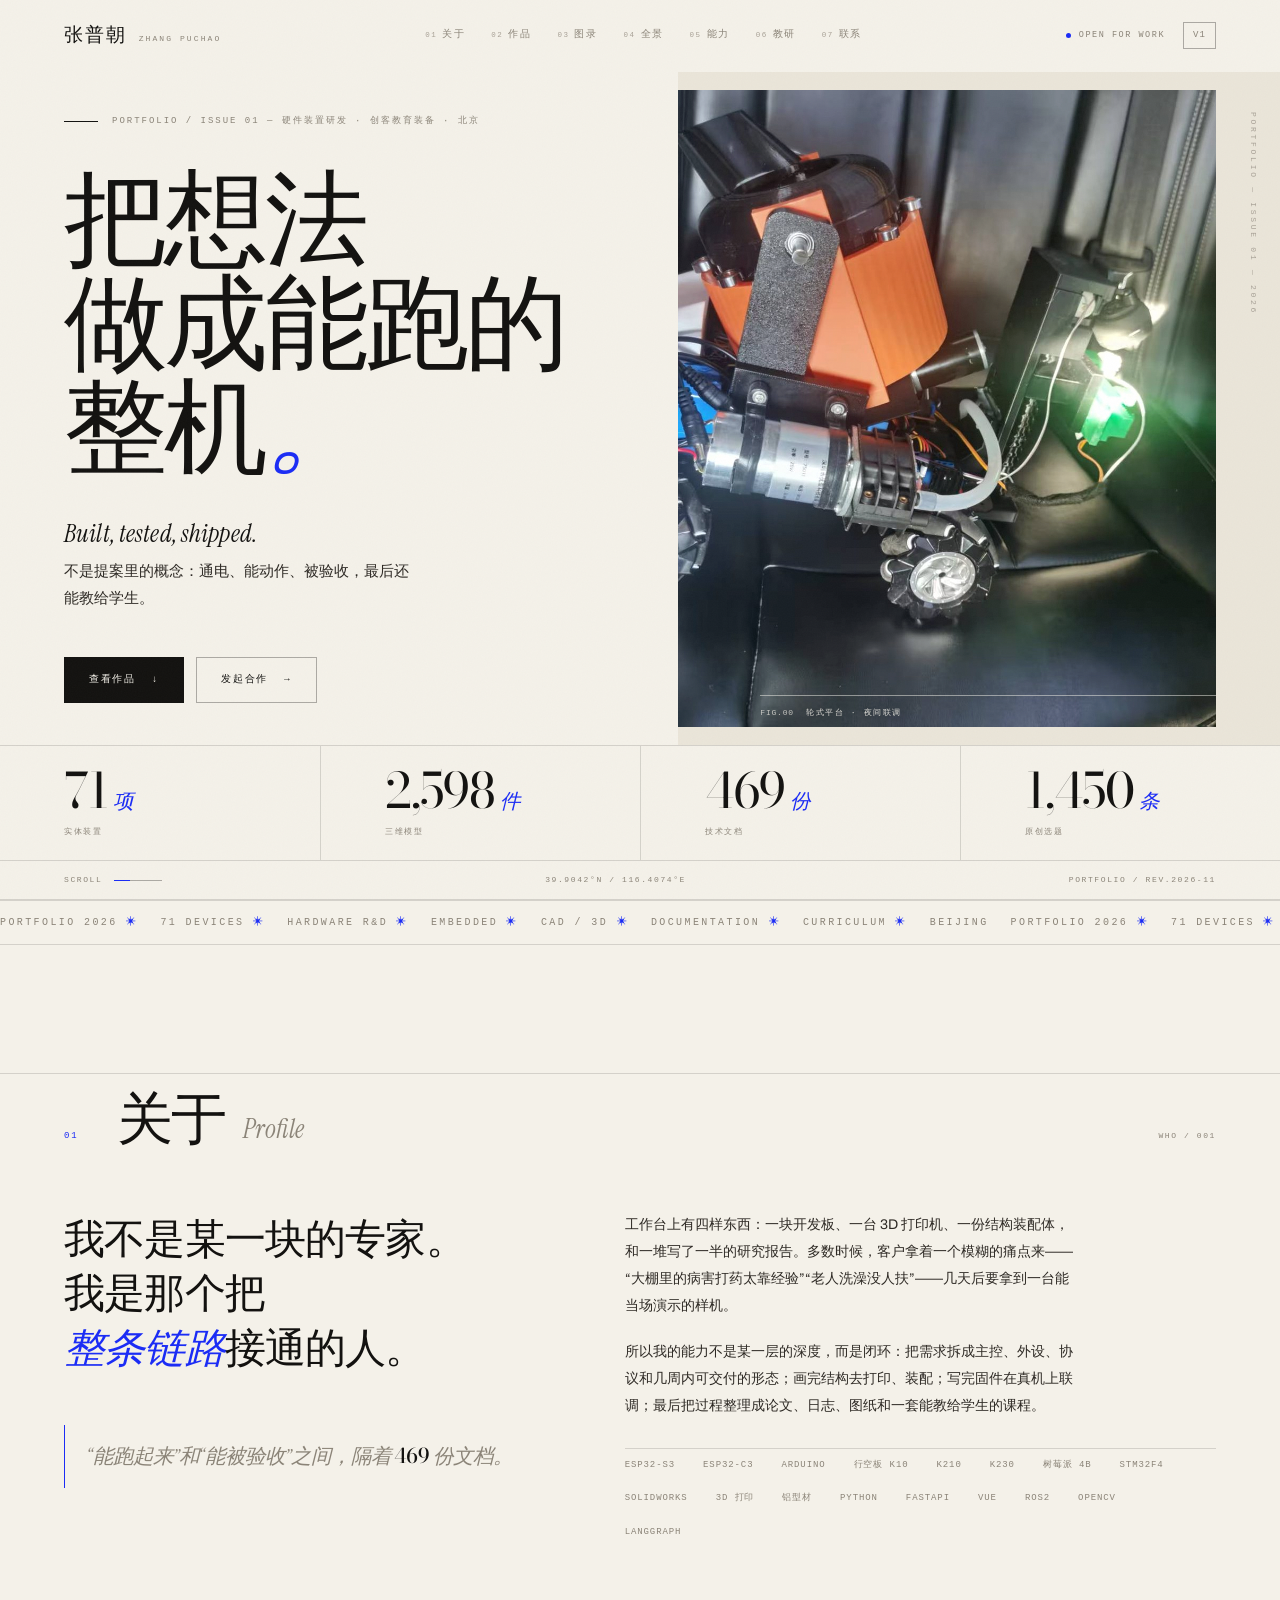
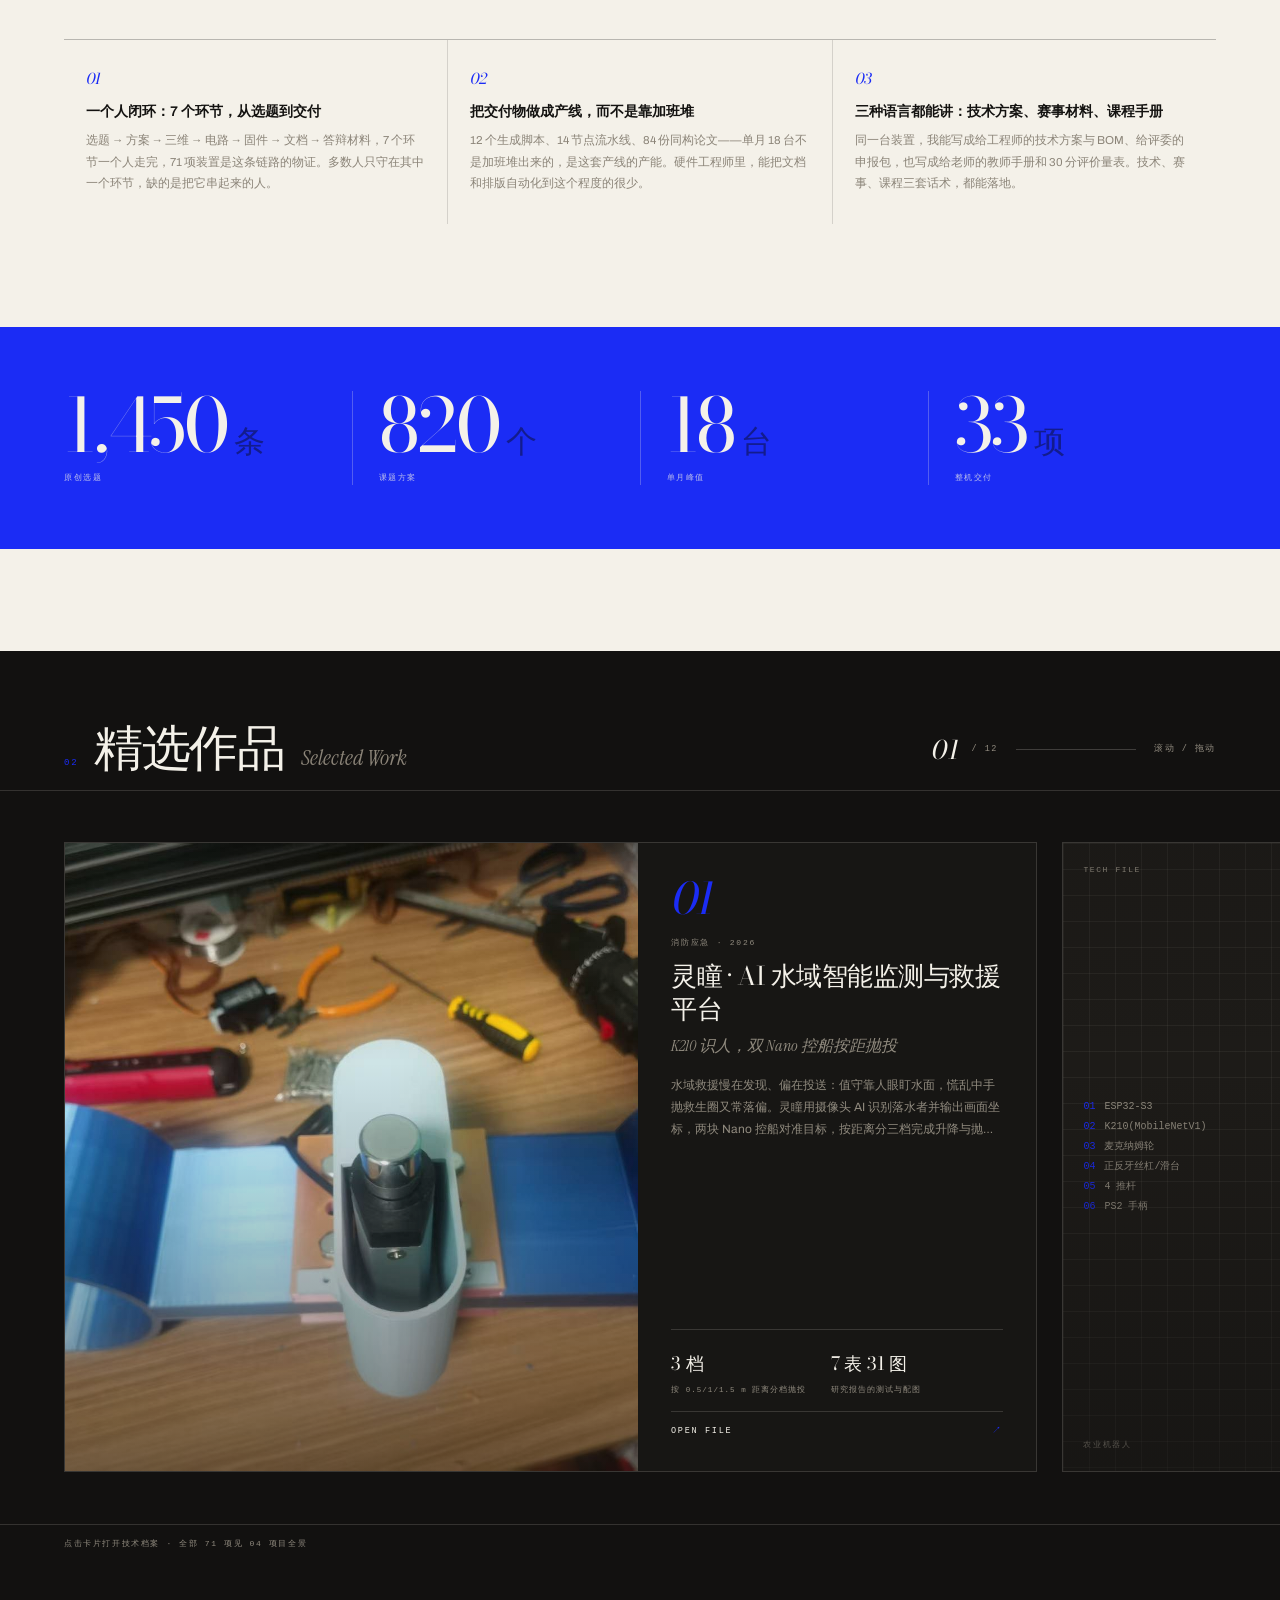
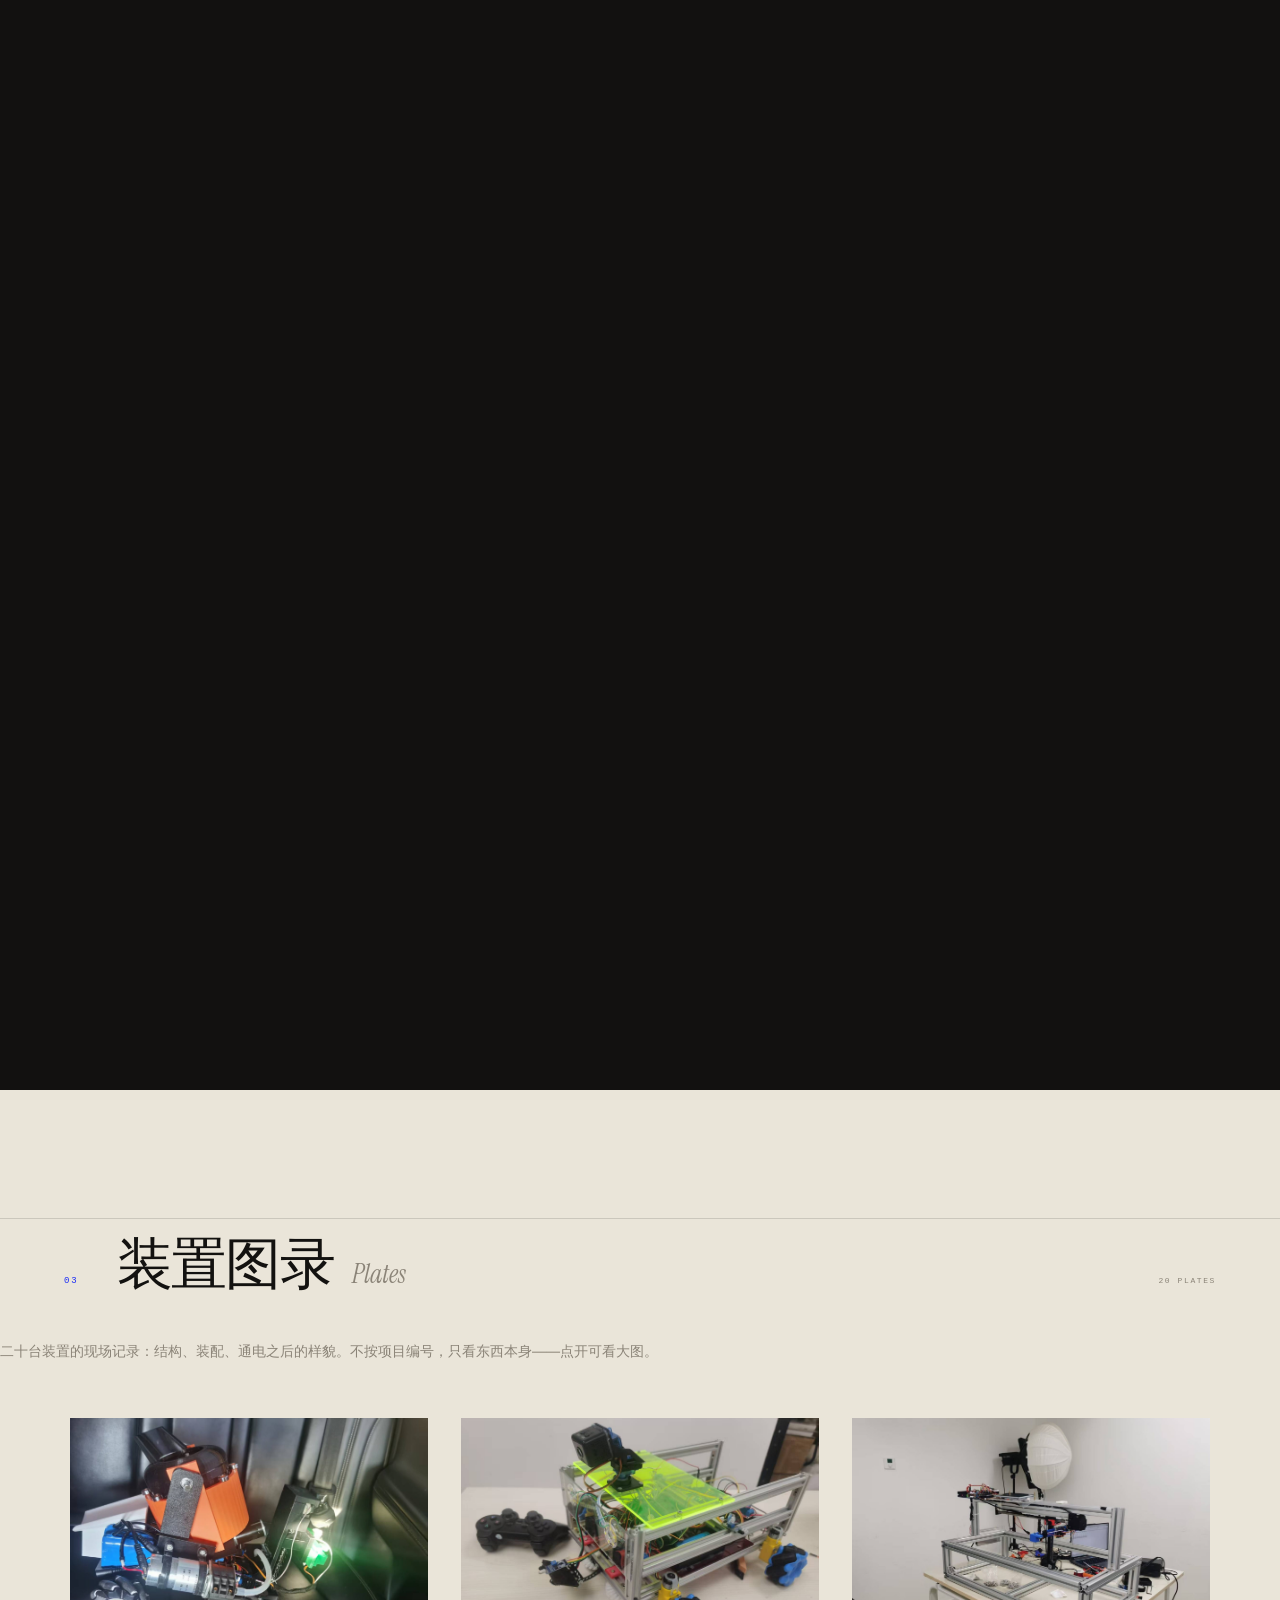
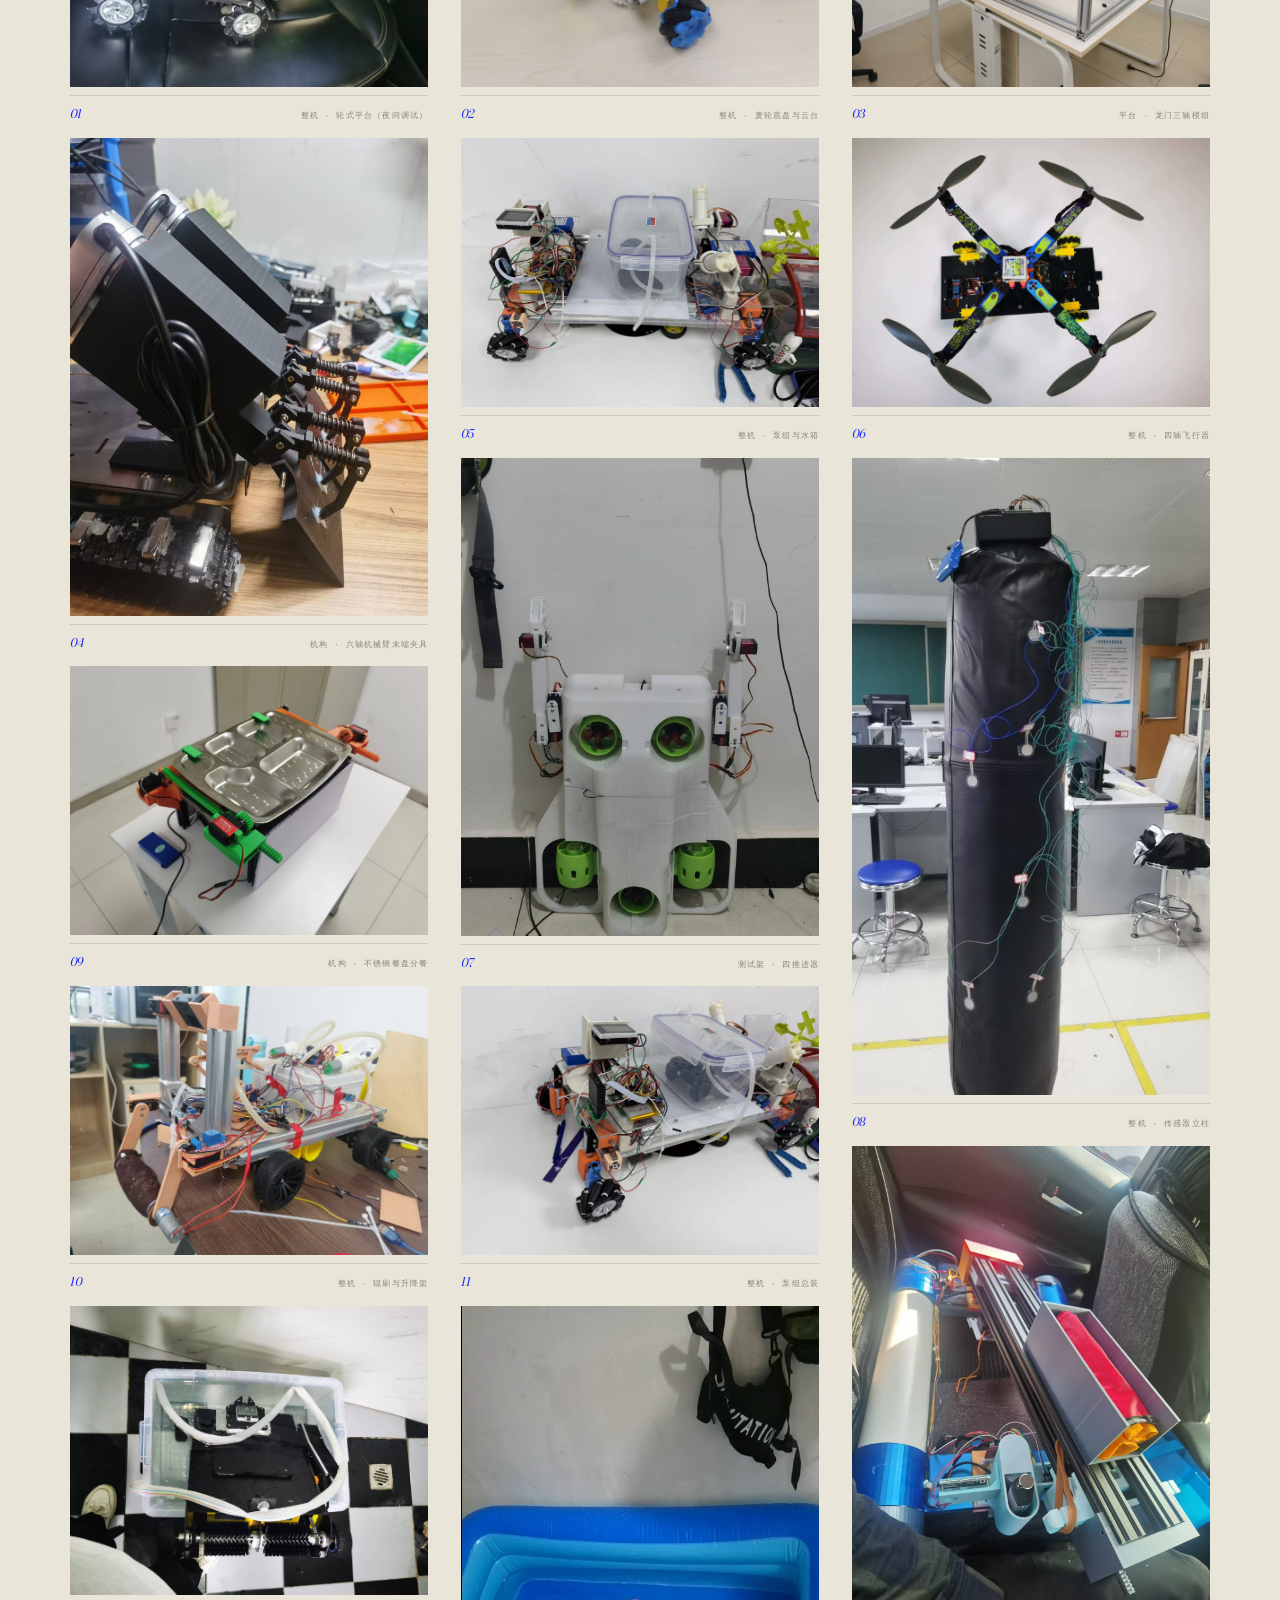
<file: index.html>
<!doctype html>
<html lang="zh-CN">
<head>
<meta charset="utf-8">
<meta name="viewport" content="width=device-width, initial-scale=1">
<title>张普朝 — 把想法做成能跑的整机 · 作品集 2026</title>
<meta name="description" content="张普朝的作品集：71 台实体装置、2,598 件三维模型、469 份技术文档。从选题、结构、固件到文档与课程，整条链路一个人跑通。">
<meta name="author" content="张普朝">
<meta name="theme-color" content="#f4f1e9">
<meta property="og:title" content="张普朝 — 把想法做成能跑的整机">
<meta property="og:description" content="71 台实体装置 · 12 个精选案例 · 20 张装置图录。硬件装置研发与创客教育装备，北京。">
<meta property="og:type" content="website">
<meta property="og:image" content="preview/01-hero.jpg">
<link rel="icon" href="data:image/svg+xml,%3Csvg xmlns='http://www.w3.org/2000/svg' viewBox='0 0 32 32'%3E%3Crect width='32' height='32' fill='%23131210'/%3E%3Crect x='8' y='8' width='16' height='16' fill='none' stroke='%231b2cf5' stroke-width='3'/%3E%3C/svg%3E">
<link rel="stylesheet" href="assets/css/v2.css">
</head>
<body class="is-loading">

<a class="skip" href="#profile">跳到正文</a>

<header class="nav" id="nav">
  <a class="nav__brand" href="#top">
    <b>张普朝</b><i>ZHANG&nbsp;PUCHAO</i>
  </a>
  <nav class="nav__links" id="nav-links" aria-label="章节">
    <a href="#profile"><em>01</em>关于</a>
    <a href="#work"><em>02</em>作品</a>
    <a href="#plates"><em>03</em>图录</a>
    <a href="#archive"><em>04</em>全景</a>
    <a href="#caps"><em>05</em>能力</a>
    <a href="#edu"><em>06</em>教研</a>
    <a href="#contact"><em>07</em>联系</a>
  </nav>
  <div class="nav__right">
    <span class="nav__status"><i></i>OPEN FOR WORK</span>
    <a class="nav__v1" href="v1.html" title="切换到工业风版本 V1">V1</a>
    <button class="nav__burger" id="burger" aria-label="菜单" aria-expanded="false"><span></span><span></span></button>
  </div>
</header>

<main id="top">

  <!-- ═════════ HERO ═════════ -->
  <section class="hero">
    <div class="hero__grid">
      <div class="hero__left">
        <p class="tag" data-reveal>
          Portfolio / Issue 01 — 硬件装置研发 · 创客教育装备 · 北京
        </p>
        <h1 class="hero__title">
          <span class="ln"><span>把想法</span></span>
          <span class="ln"><span>做成能跑的</span></span>
          <span class="ln"><span>整机<em>。</em></span></span>
        </h1>
        <p class="hero__sub" data-reveal>
          <i>Built, tested, shipped.</i>
          不是提案里的概念：通电、能动作、被验收，最后还能教给学生。
        </p>
        <div class="hero__cta" data-reveal>
          <a class="btn" href="#work"><span>查看作品</span><i aria-hidden="true">↓</i></a>
          <a class="btn btn--line" href="#contact"><span>发起合作</span><i aria-hidden="true">→</i></a>
        </div>
      </div>

      <figure class="hero__media" data-reveal>
        <img src="assets/img/hero-1.jpg" alt="夜间调试中的轮式装置" decoding="async">
        <figcaption><span>FIG.00</span>轮式平台 · 夜间联调</figcaption>
      </figure>
    </div>

    <div class="hero__stats" id="hero-stats"><!-- JS --></div>

    <div class="hero__foot">
      <span class="scrollcue">SCROLL<i></i></span>
      <span class="hero__coord">39.9042°N / 116.4074°E</span>
      <span>PORTFOLIO / REV.2026-11</span>
    </div>
  </section>

  <!-- ═════════ MARQUEE ═════════ -->
  <div class="marquee" aria-hidden="true">
    <div class="marquee__track" id="marquee"></div>
  </div>

  <!-- ═════════ 01 PROFILE ═════════ -->
  <section class="sec" id="profile">
    <header class="shead">
      <span class="shead__idx">01</span>
      <h2 class="shead__title">关于<span class="shead__en">Profile</span></h2>
      <span class="shead__meta">WHO / 001</span>
    </header>

    <div class="profile">
      <div class="profile__lead">
        <p class="statement" data-reveal>
          我不是某一块的专家。<br>
          我是那个把<br><em>整条链路</em>接通的人。
        </p>
        <blockquote class="quote" data-reveal>
          “能跑起来”和“能被验收”之间，隔着 <b>469</b> 份文档。
        </blockquote>
      </div>

      <div class="profile__body">
        <p data-reveal>工作台上有四样东西：一块开发板、一台 3D 打印机、一份结构装配体，和一堆写了一半的研究报告。多数时候，客户拿着一个模糊的痛点来——“大棚里的病害打药太靠经验”“老人洗澡没人扶”——几天后要拿到一台能当场演示的样机。</p>
        <p data-reveal>所以我的能力不是某一层的深度，而是闭环：把需求拆成主控、外设、协议和几周内可交付的形态；画完结构去打印、装配；写完固件在真机上联调；最后把过程整理成论文、日志、图纸和一套能教给学生的课程。</p>
        <ul class="tools" data-reveal aria-label="工具链">
          <li>ESP32-S3</li><li>ESP32-C3</li><li>Arduino</li><li>行空板 K10</li><li>K210</li><li>K230</li>
          <li>树莓派 4B</li><li>STM32F4</li><li>SolidWorks</li><li>3D 打印</li><li>铝型材</li>
          <li>Python</li><li>FastAPI</li><li>Vue</li><li>ROS2</li><li>OpenCV</li><li>LangGraph</li>
        </ul>
      </div>
    </div>

    <div class="facts" id="facts"><!-- JS: 3 条差异化优势 --></div>
  </section>

  <!-- ═════════ NUMBERS (accent band) ═════════ -->
  <section class="numbers" aria-label="关键数据">
    <div class="numbers__grid" id="numbers"></div>
  </section>

  <!-- ═════════ 02 WORK ═════════ -->
  <section class="work" id="work">
    <div class="work__pin">
      <header class="work__head">
        <div class="work__title">
          <span class="shead__idx">02</span>
          <h2>精选作品<span class="shead__en">Selected Work</span></h2>
        </div>
        <div class="work__hud">
          <span class="work__count" id="work-count">01</span>
          <span class="work__total">/ 12</span>
          <div class="work__bar"><i id="work-bar"></i></div>
          <span class="work__hint">滚动 / 拖动</span>
        </div>
      </header>

      <div class="work__viewport">
        <div class="work__track" id="work-track"><!-- JS --></div>
      </div>

      <p class="work__note">点击卡片打开技术档案 · 全部 71 项见 04 项目全景</p>
    </div>
  </section>

  <!-- ═════════ 03 PLATES ═════════ -->
  <section class="sec sec--plates" id="plates">
    <header class="shead">
      <span class="shead__idx">03</span>
      <h2 class="shead__title">装置图录<span class="shead__en">Plates</span></h2>
      <span class="shead__meta" id="plates-total">20 PLATES</span>
    </header>

    <p class="sec__lede">二十台装置的现场记录：结构、装配、通电之后的样貌。不按项目编号，只看东西本身——点开可看大图。</p>

    <div class="plates" id="plates-grid"><!-- JS --></div>
  </section>

  <!-- ═════════ 04 ARCHIVE (paper) ═════════ -->
  <section class="sec sec--paper" id="archive">
    <header class="shead shead--dark">
      <span class="shead__idx">04</span>
      <h2 class="shead__title">项目全景<span class="shead__en">Archive</span></h2>
      <span class="shead__meta" id="archive-total">71 ENTRIES</span>
    </header>

    <p class="sec__lede">2022–2026 年落地的 71 台装置，按赛道归档。点任意一行，右侧读取它的技术要点。</p>

    <div class="archive">
      <div class="archive__main">
        <div class="archive__bar">
          <div class="chips" id="archive-chips" role="tablist" aria-label="赛道筛选"></div>
          <input class="search" type="search" id="archive-search" placeholder="搜索项目 / 传感器 / 主控" aria-label="搜索">
        </div>
        <div class="index" id="archive-grid"><!-- JS --></div>
        <p class="archive__status" id="archive-status" aria-live="polite"></p>
      </div>

      <aside class="readout" id="readout" aria-live="polite">
        <span class="readout__no" id="readout-no">01</span>
        <h3 id="readout-title">—</h3>
        <span class="readout__cat" id="readout-cat"></span>
        <p id="readout-tag"></p>
        <dl id="readout-dl"></dl>
        <span class="readout__status" id="readout-status"></span>
      </aside>
    </div>
  </section>

  <!-- ═════════ 05 CAPS ═════════ -->
  <section class="sec" id="caps">
    <header class="shead">
      <span class="shead__idx">05</span>
      <h2 class="shead__title">能力<span class="shead__en">Capabilities</span></h2>
      <span class="shead__meta">6 MODULES / SCORED 1–5</span>
    </header>

    <p class="sec__lede" data-reveal>每一项按 1–5 打分：3 分是能独立做出来，4 分是一次做对、有规范，5 分是能定义方案。分数不用于炫耀，只用来说明我适合站在哪个位置。</p>

    <div class="caps" id="caps-list"><!-- JS --></div>

    <div class="bounds" id="bounds"><!-- JS --></div>
  </section>

  <!-- ═════════ 06 EDU ═════════ -->
  <section class="sec" id="edu">
    <header class="shead">
      <span class="shead__idx">06</span>
      <h2 class="shead__title">教研<span class="shead__en">Education</span></h2>
      <span class="shead__meta">COURSE / TOPIC / EVENT</span>
    </header>

    <p class="sec__lede" data-reveal>装置的另一半，是把它变成一门能开班、能交出去、老师能直接用的课。</p>

    <div class="edu">
      <article class="edu__main" data-reveal>
        <span class="edu__tag">COURSE 01</span>
        <h3>跨障碍擦玻璃机器人<br><em>4 课时 · 教师手册 185 段 14 表</em></h3>
        <p>含 30 分制评价量表与分层任务设计，配套 189 段操作说明——可直接交付给学校使用的成品课。</p>
        <dl class="edu__facts">
          <div><dt>课时</dt><dd>4</dd></div>
          <div><dt>手册</dt><dd>185 段</dd></div>
          <div><dt>表格</dt><dd>14 张</dd></div>
          <div><dt>量表</dt><dd>30 分</dd></div>
        </dl>
      </article>
      <div class="edu__side">
        <article class="edu__small" data-reveal>
          <span class="edu__tag">COURSE 02</span>
          <h3>水上捡垃圾机器人 · 2 课时</h3>
          <p>含 9 项下水前安全检查清单，2 课时完成“原理—装配—下水”闭环。</p>
        </article>
        <article class="edu__small" data-reveal>
          <span class="edu__tag">CURRICULUM</span>
          <h3>创造发明课程体系 · 36 次课</h3>
          <p>入门 / 进阶 / 挑战三阶段各 12 次，覆盖项目设计、编程、三维建模、电路、装置原理。</p>
        </article>
      </div>
    </div>

    <div class="edu__numbers" id="edu-numbers"><!-- JS --></div>

    <div class="events" data-reveal>
      <h3 class="events__title">赛事适配 <em>Event Matrix</em></h3>
      <ul class="events__list">
        <li><b>金鹏科技论坛</b><span>区 → 市</span><i>四组别 · 三类参评内容 · 材料 7 件 · 原始性要求</i></li>
        <li><b>青少年科技创新大赛（青创）</b><span>区 → 市 → 国</span><i>8 学科（含独立人工智能）· 查新报告 · 6 维评审</i></li>
        <li><b>宋庆龄少年儿童发明奖</b><span>全国</span><i>发明作品申报表全字段实操（2 届）</i></li>
        <li><b>全球发明大会 ICC</b><span>国际 / 全国</span><i>参赛声明 + 作品信息表 + 发明日志范式</i></li>
        <li><b>北京“小院士”项目研究展示</b><span>市级</span><i>报告 / 日志 / 摘要 / 个人陈述四件套 + 查重模板</i></li>
        <li><b>创客展示 · 校内挑战赛 · 清创</b><span>区 / 校</span><i>申报书、承诺书、团队分工表</i></li>
      </ul>
    </div>

    <div class="log" id="log"><!-- JS: 时间线 --></div>
  </section>

  <!-- ═════════ 07 CONTACT (accent) ═════════ -->
  <section class="contact" id="contact">
    <div class="contact__inner">
      <p class="tag tag--dark" data-reveal>有装置要做，或正在找这样一个人？</p>
      <h2 class="contact__title" data-reveal>LET'S<br>BUILD<span>.</span></h2>
      <div class="contact__grid">
        <div class="contact__main">
          <a class="contact__mail" id="contact-mail" href="mailto:894536605@qq.com">894536605@qq.com</a>
          <p class="contact__hint">邮件通常 1–2 天内回复；需要微信或电话，邮件里说一声。</p>
          <div class="contact__links">
            <a href="mailto:894536605@qq.com">EMAIL</a><span>/</span>
            <span>WECHAT · 邮件索取</span><span>/</span>
            <span>BEIJING · UTC+8</span>
          </div>
        </div>
        <div class="contact__side">
          <div class="contact__box">
            <span class="contact__k">可以合作 / Scope</span>
            <ul>
              <li>装置整机研发（概念 → 样机 → 交付包）</li>
              <li>嵌入式固件与多传感器联调</li>
              <li>SolidWorks 建模 / 3D 打印 / 铝型材</li>
              <li>技术文档、研究报告、答辩材料</li>
              <li>课程设计、教师手册、教师培训</li>
            </ul>
          </div>
          <div class="contact__box">
            <span class="contact__k">在看的机会 / Looking for</span>
            <dl>
              <div><dt>方向</dt><dd>教育硬件产品经理</dd></div>
              <div><dt>方向</dt><dd>技术型解决方案工程师</dd></div>
              <div><dt>常驻</dt><dd>北京 · 可谈</dd></div>
            </dl>
          </div>
        </div>
      </div>
    </div>
  </section>
</main>

<footer class="foot">
  <span>张普朝 ZHANG PUCHAO</span>
  <span>硬件装置研发 · 创客教育装备 · 北京</span>
  <span>© <i id="year">2026</i> · PORTFOLIO V2 / REV.2026-11</span>
  <a href="#top">BACK TO TOP ↑</a>
</footer>

<!-- 技术档案 -->
<div class="modal" id="modal" role="dialog" aria-modal="true" aria-labelledby="modal-title" hidden>
  <div class="modal__scrim" data-close></div>
  <div class="modal__panel" role="document">
    <button class="modal__close" id="modal-close" aria-label="关闭">✕</button>
    <div class="modal__scroll" id="modal-body"></div>
  </div>
</div>

<!-- 装置图录大图 -->
<div class="lightbox" id="lightbox" role="dialog" aria-modal="true" aria-labelledby="lightbox-cap" hidden>
  <div class="lightbox__scrim" data-lb-close></div>
  <button class="lightbox__close" data-lb-close aria-label="关闭">✕</button>
  <button class="lightbox__arrow lightbox__arrow--prev" data-lb-prev aria-label="上一张">←</button>
  <button class="lightbox__arrow lightbox__arrow--next" data-lb-next aria-label="下一张">→</button>
  <figure class="lightbox__figure">
    <img id="lightbox-img" alt="">
    <figcaption>
      <span class="lightbox__no" id="lightbox-no">01</span>
      <span id="lightbox-cap"></span>
    </figcaption>
  </figure>
</div>

<noscript><p style="padding:2rem;font-family:monospace;color:#f2efe7;background:#0a0a0a">这个站点需要 JavaScript 来渲染项目列表。</p></noscript>

<script src="assets/js/data.js"></script>
<script src="assets/js/v2.js"></script>
</body>
</html>
</file>
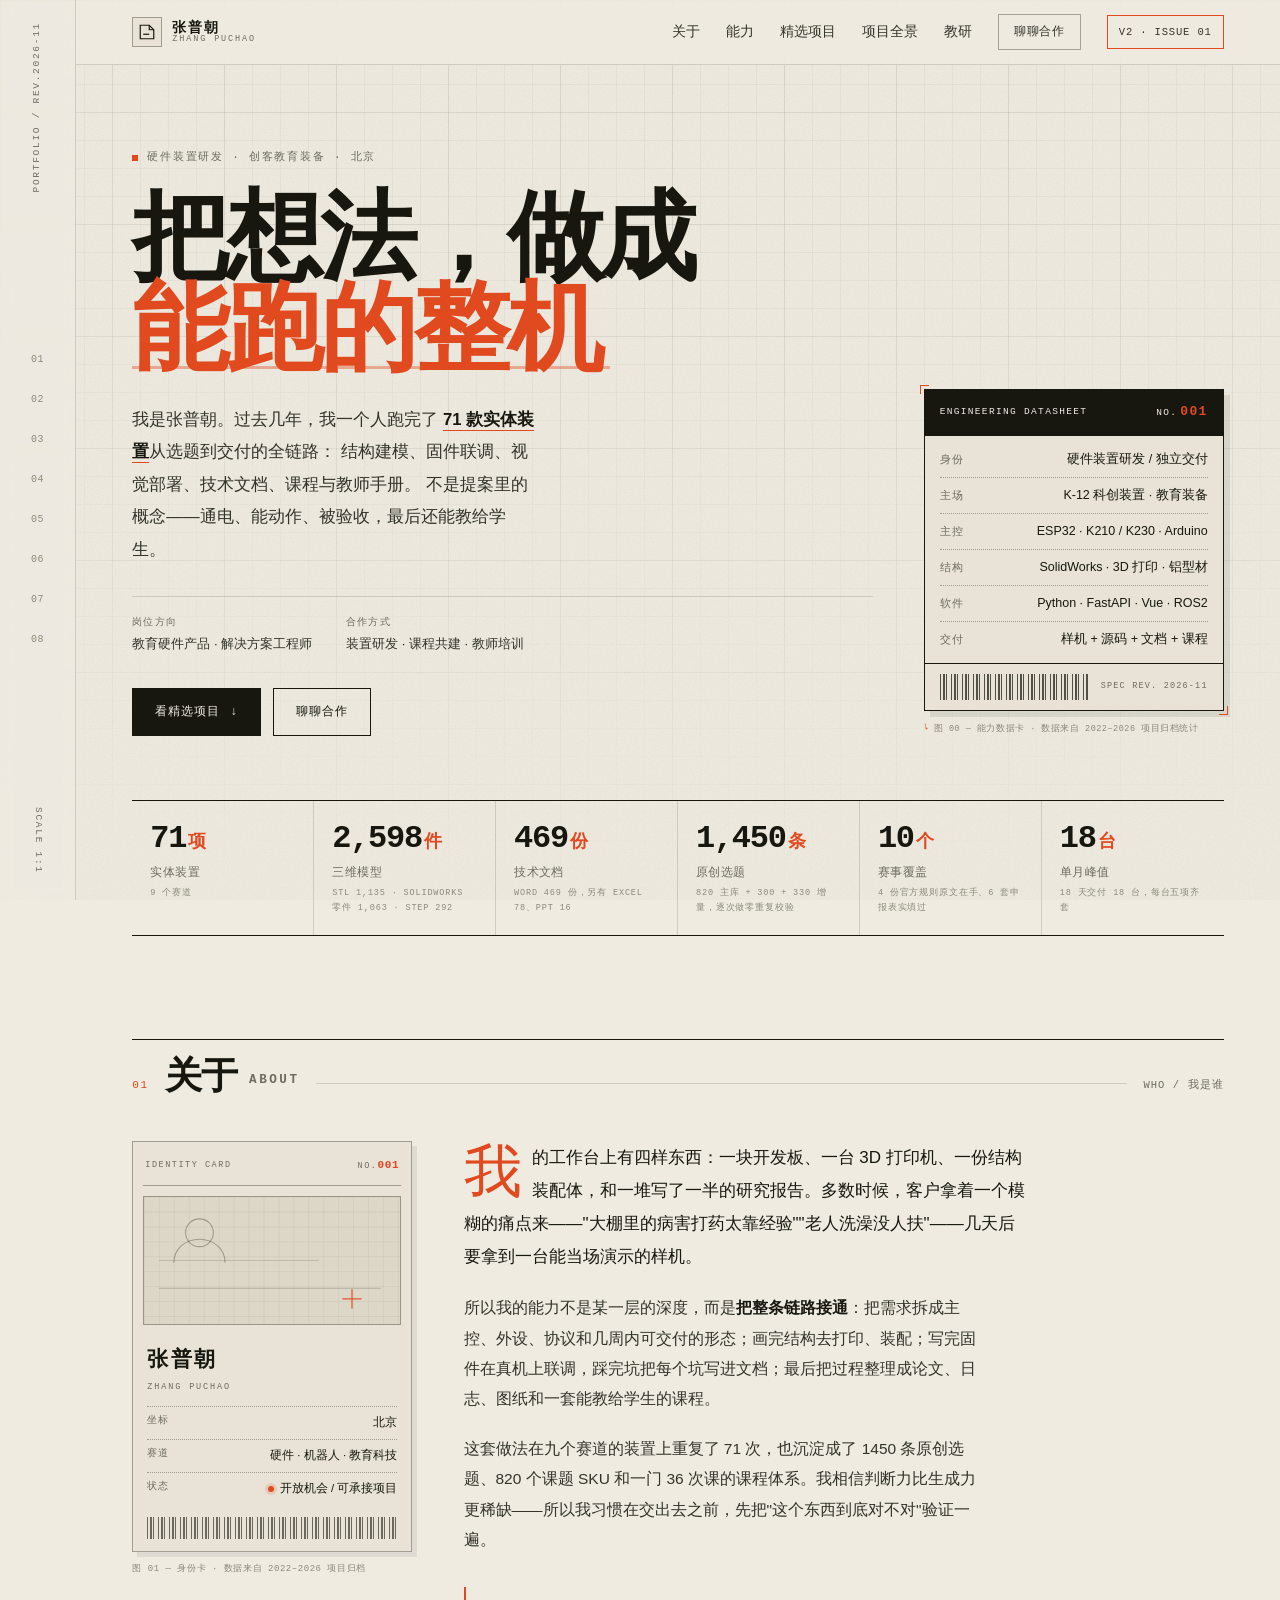
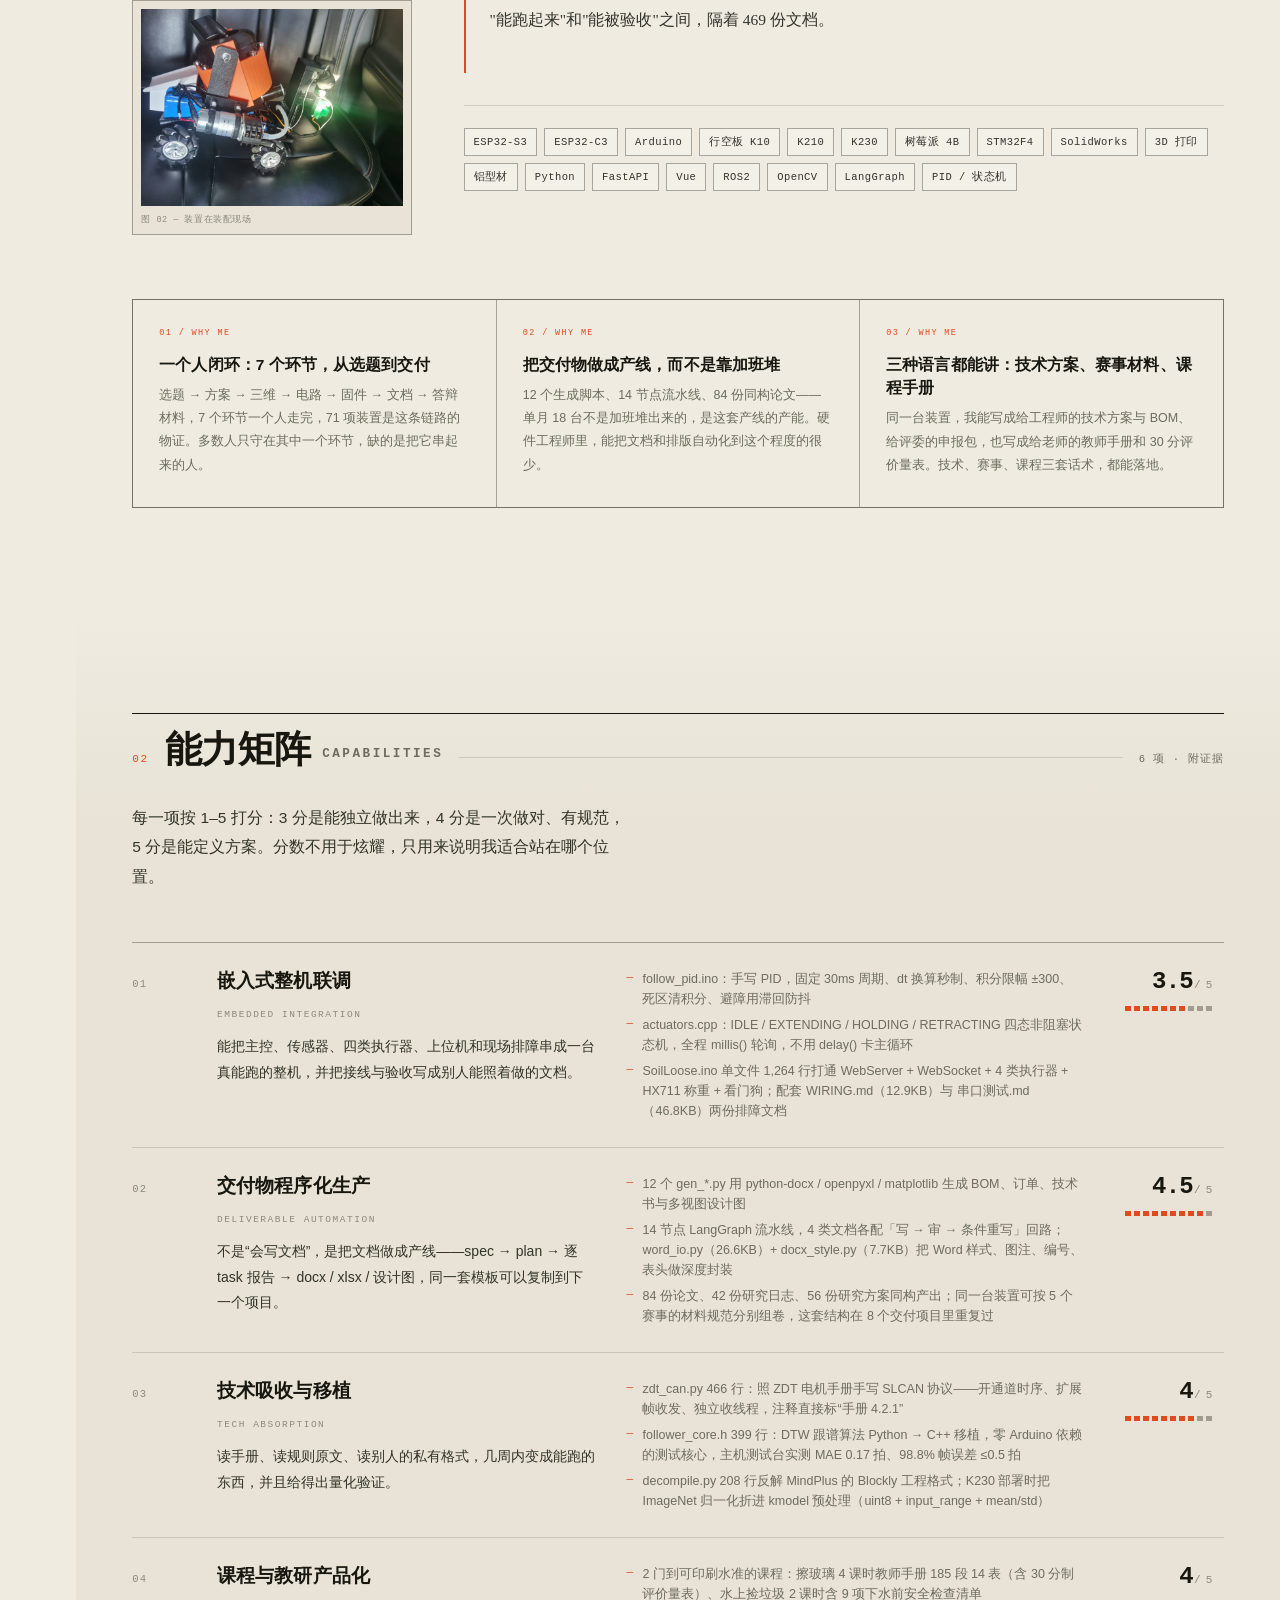
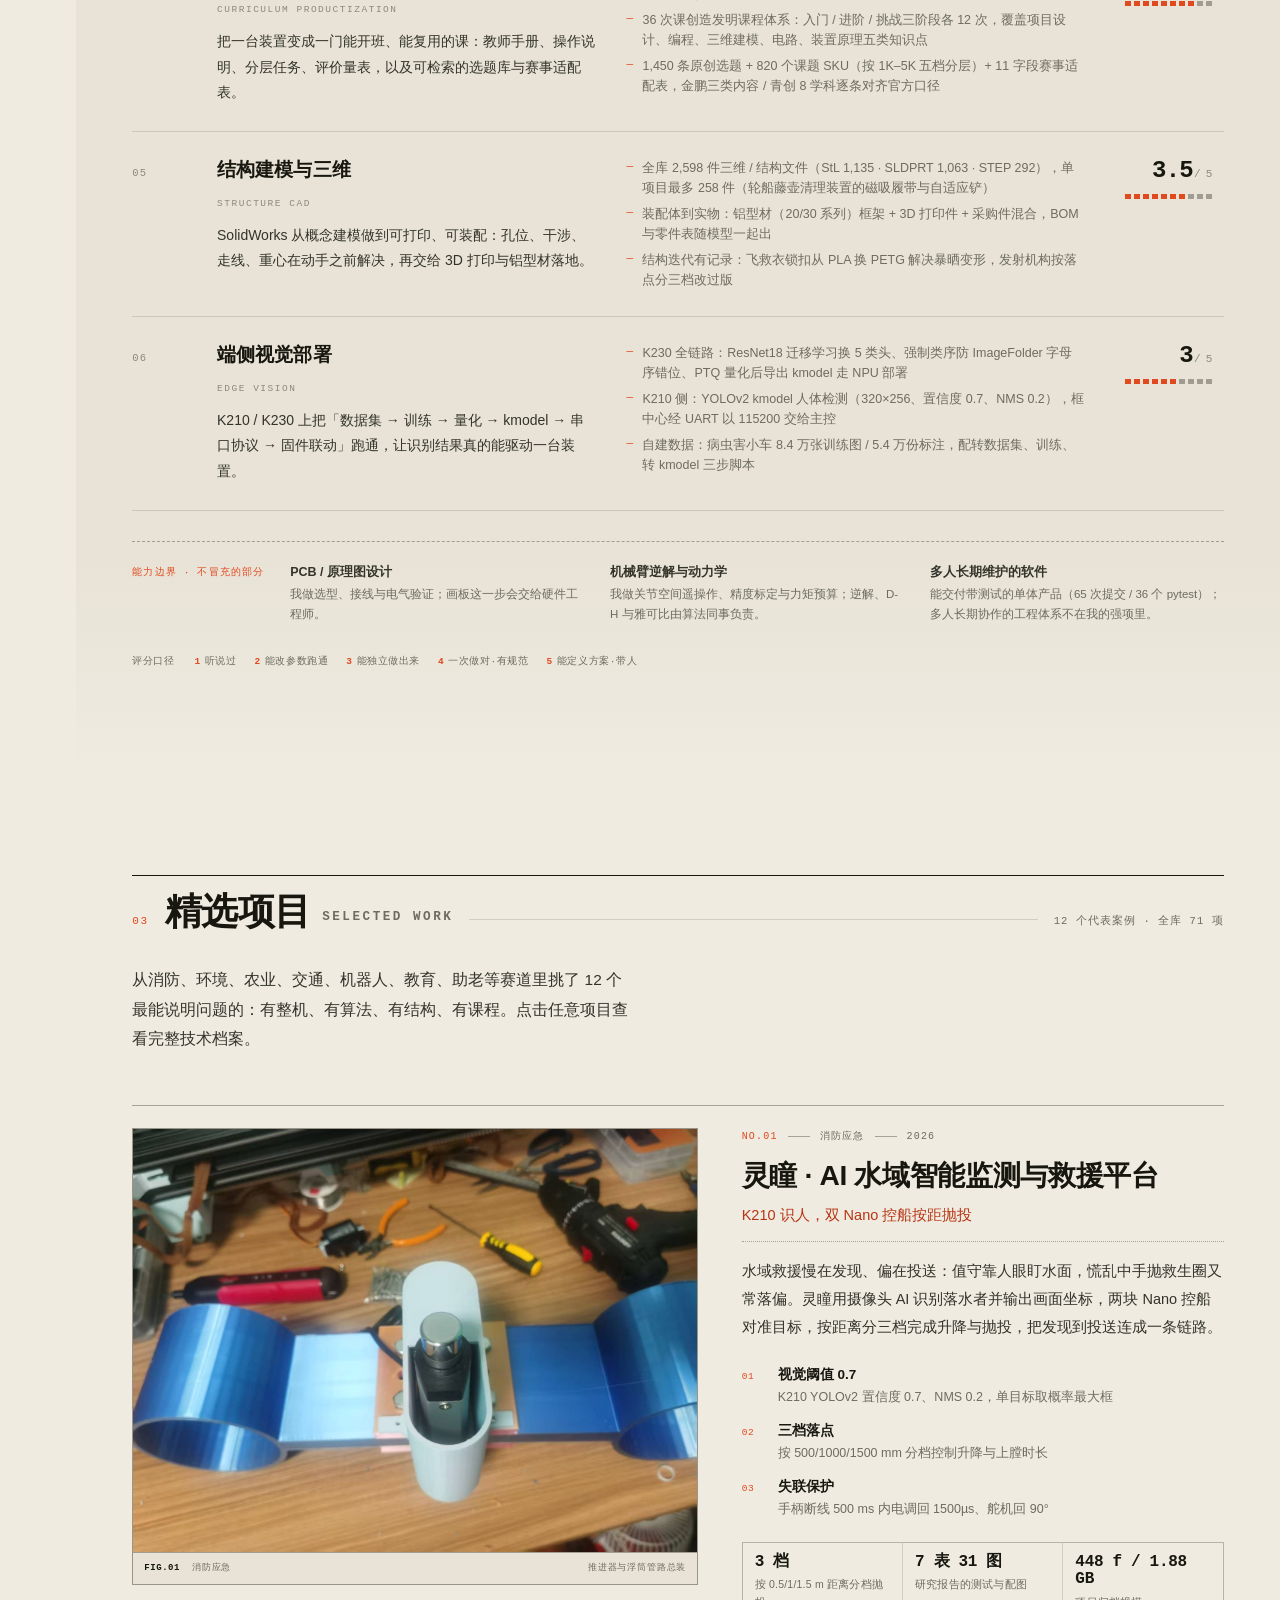
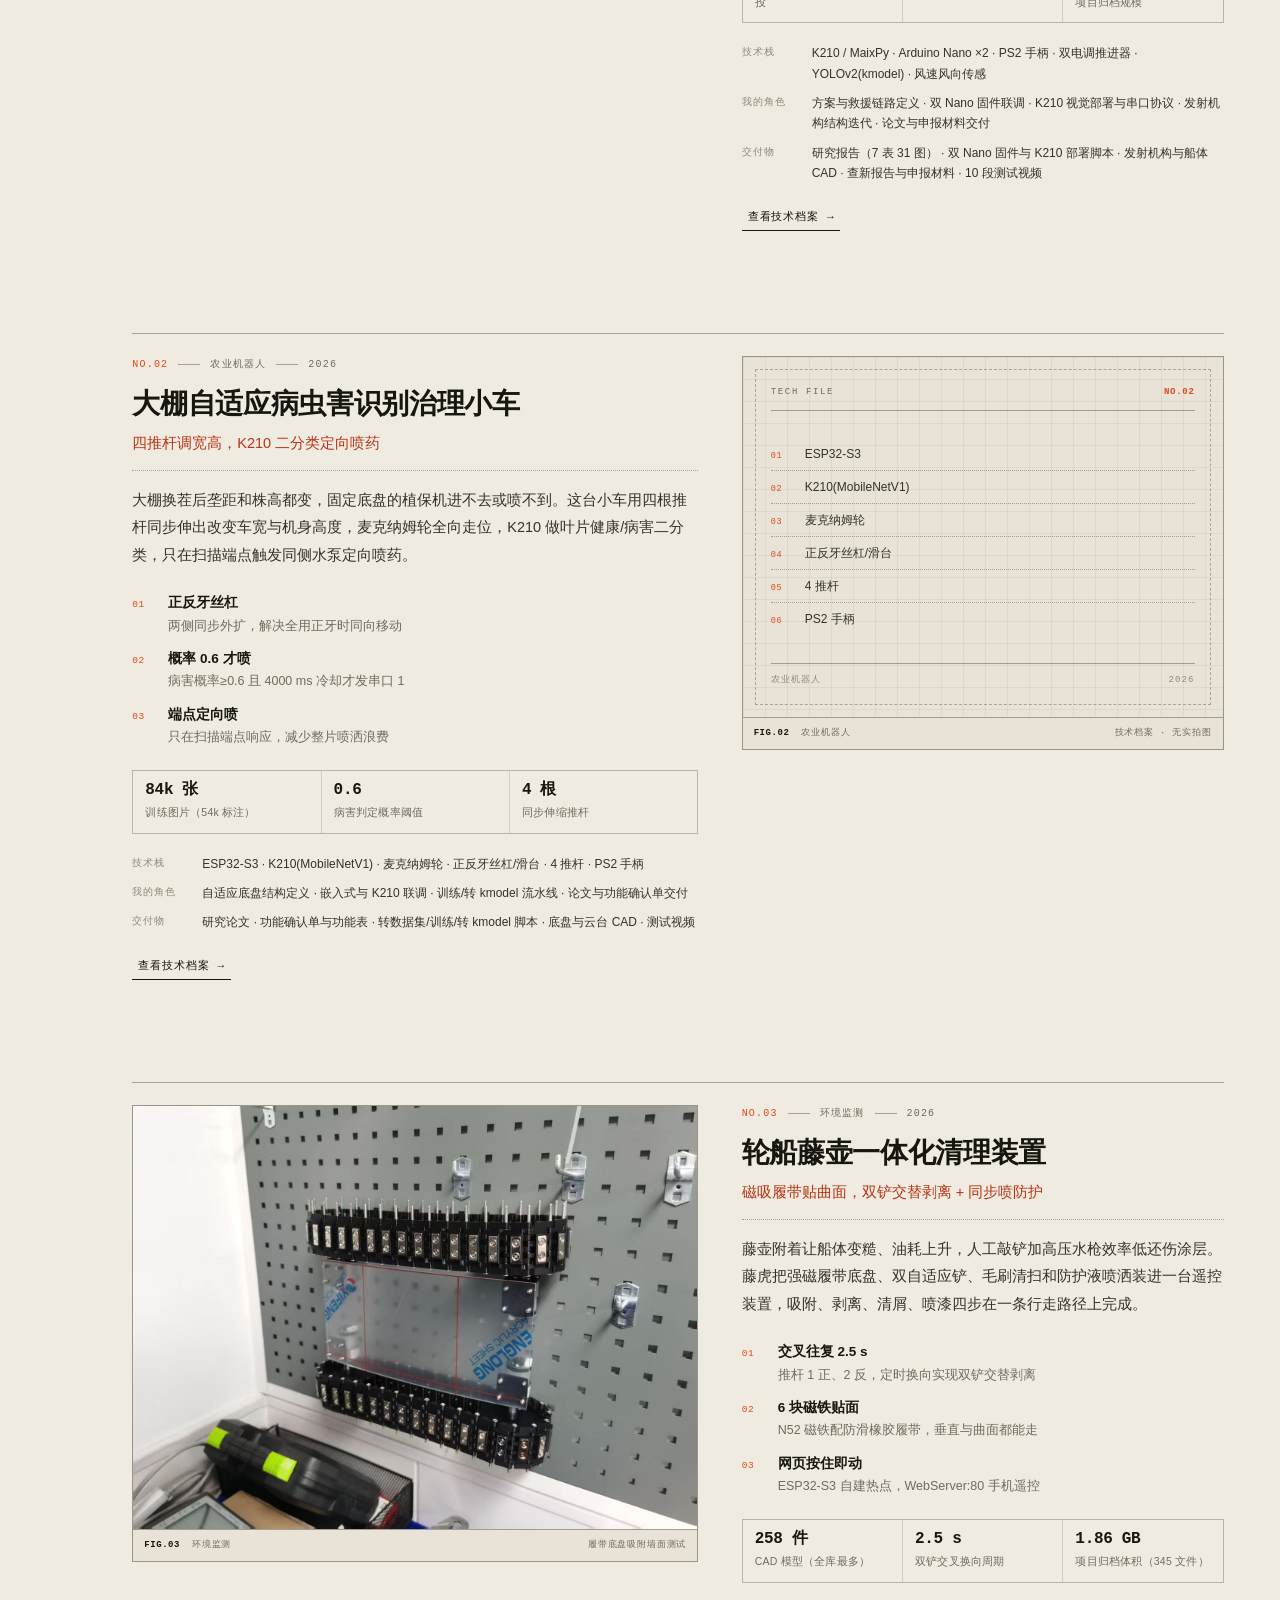
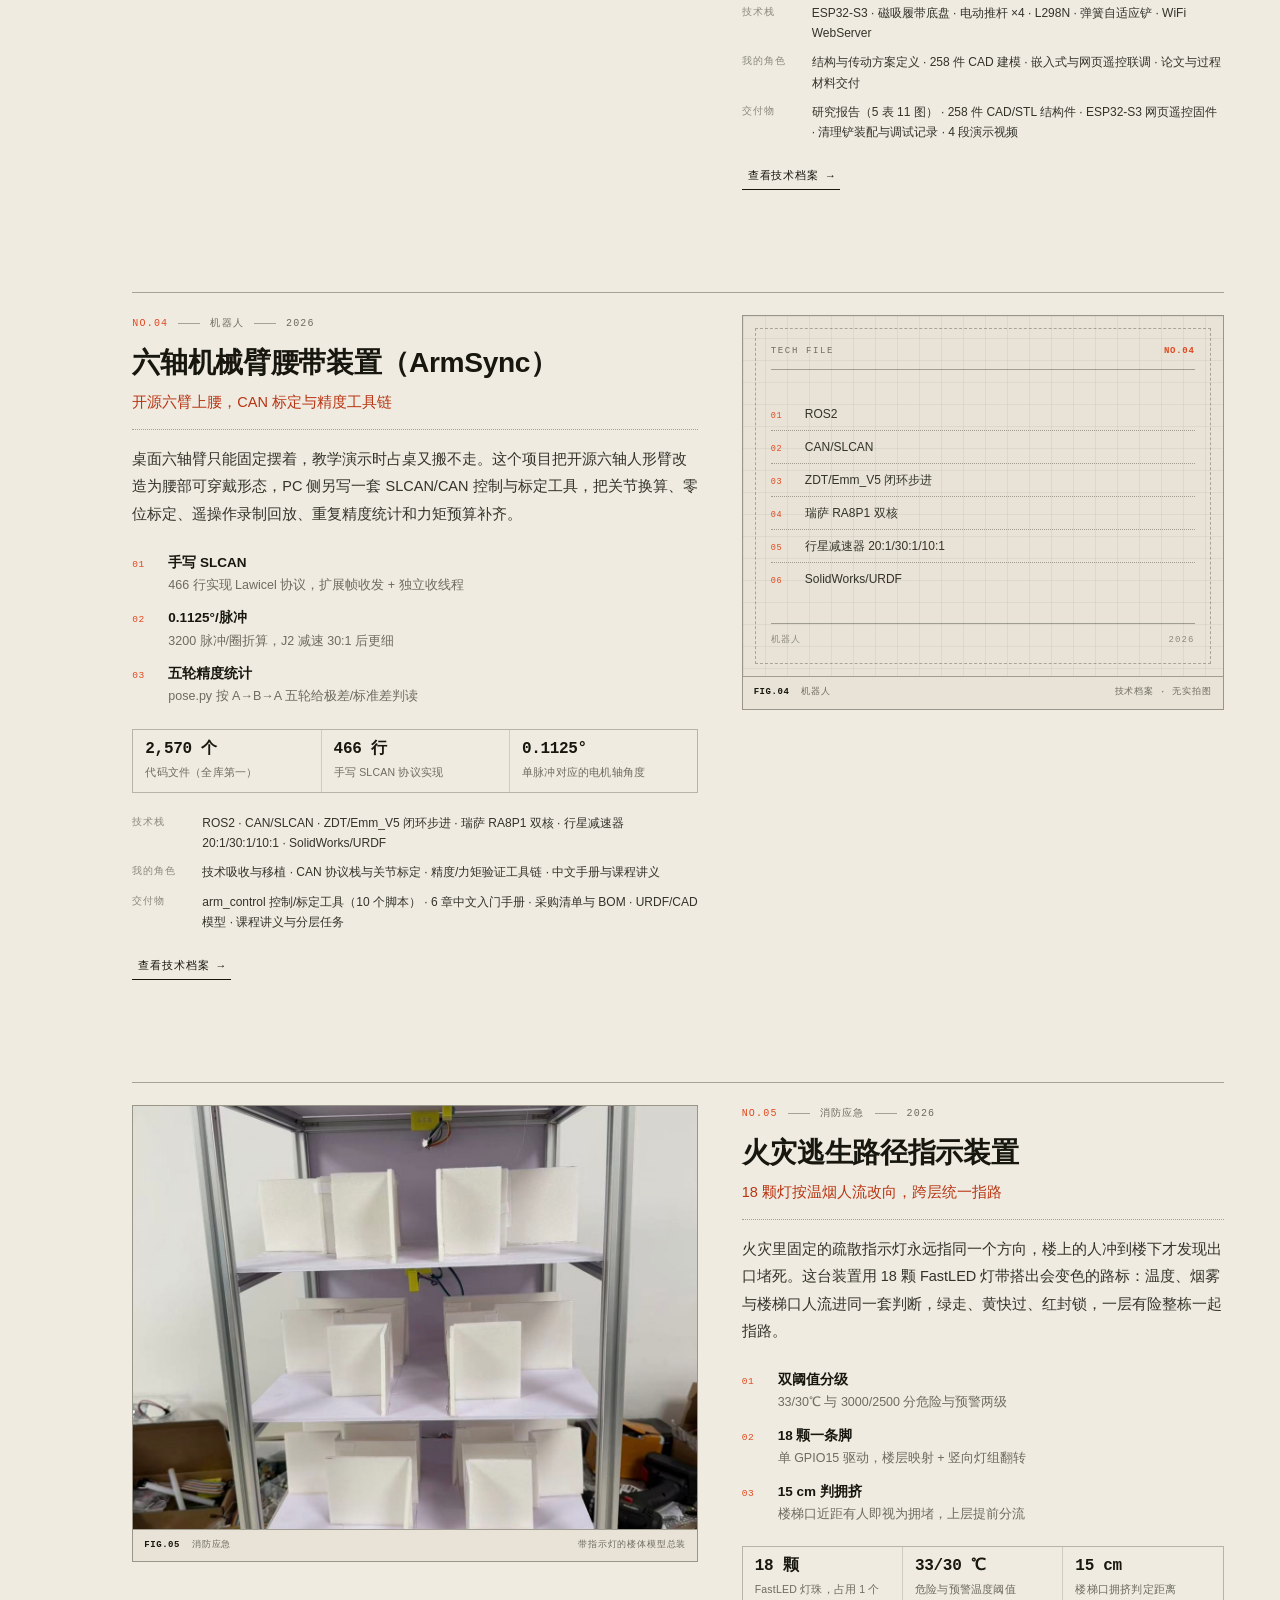
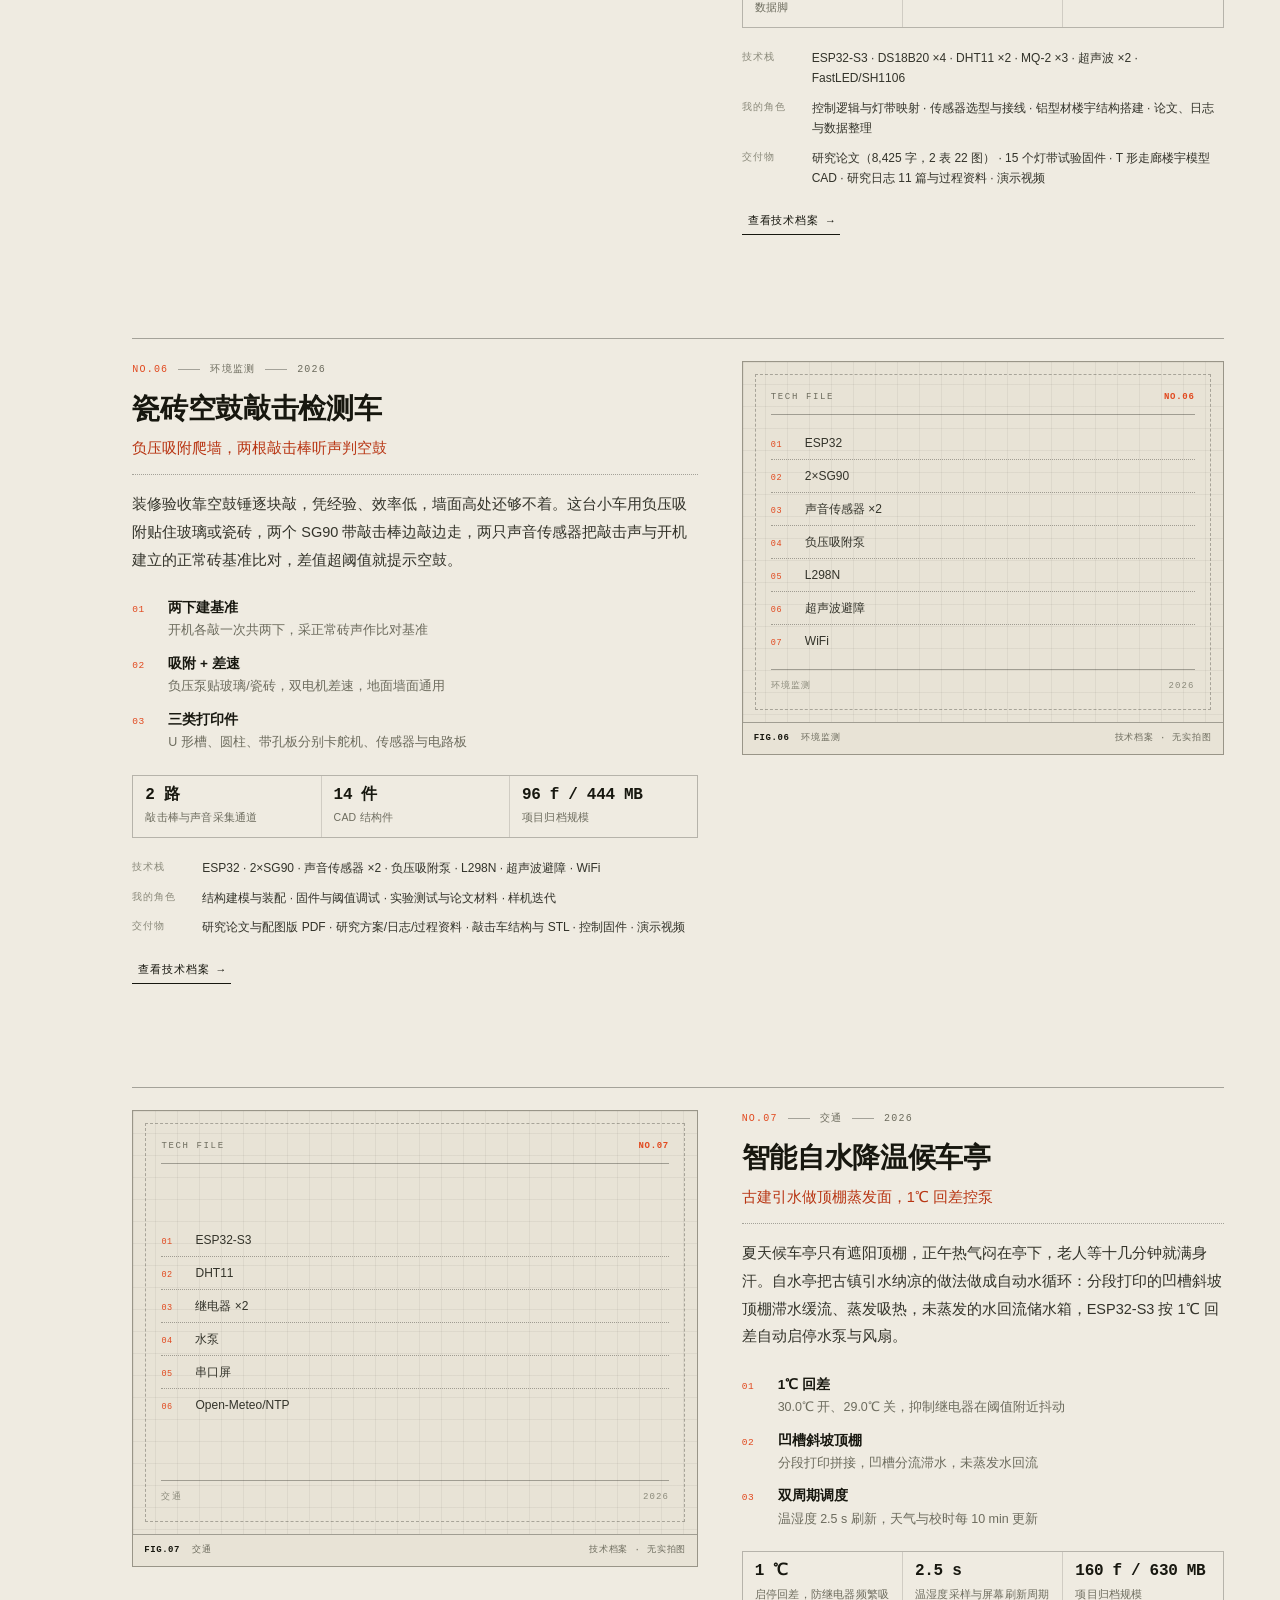
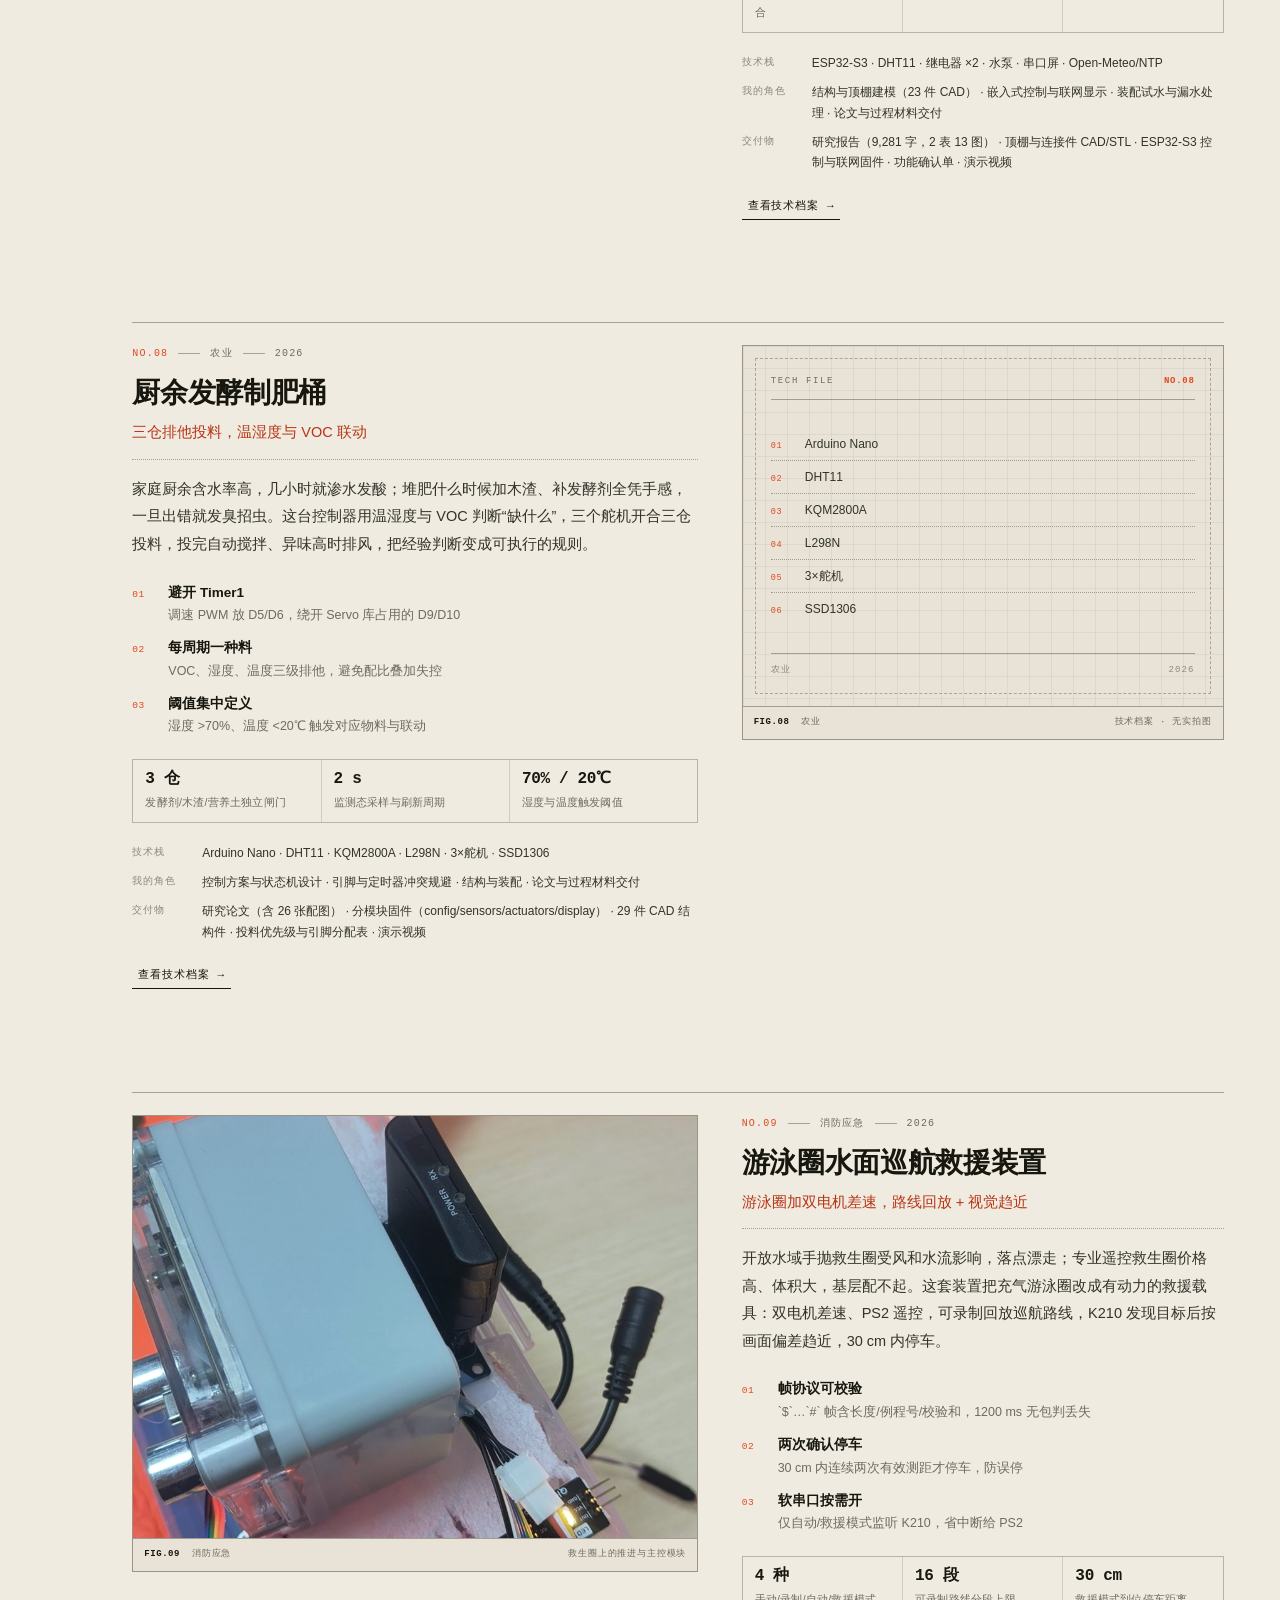
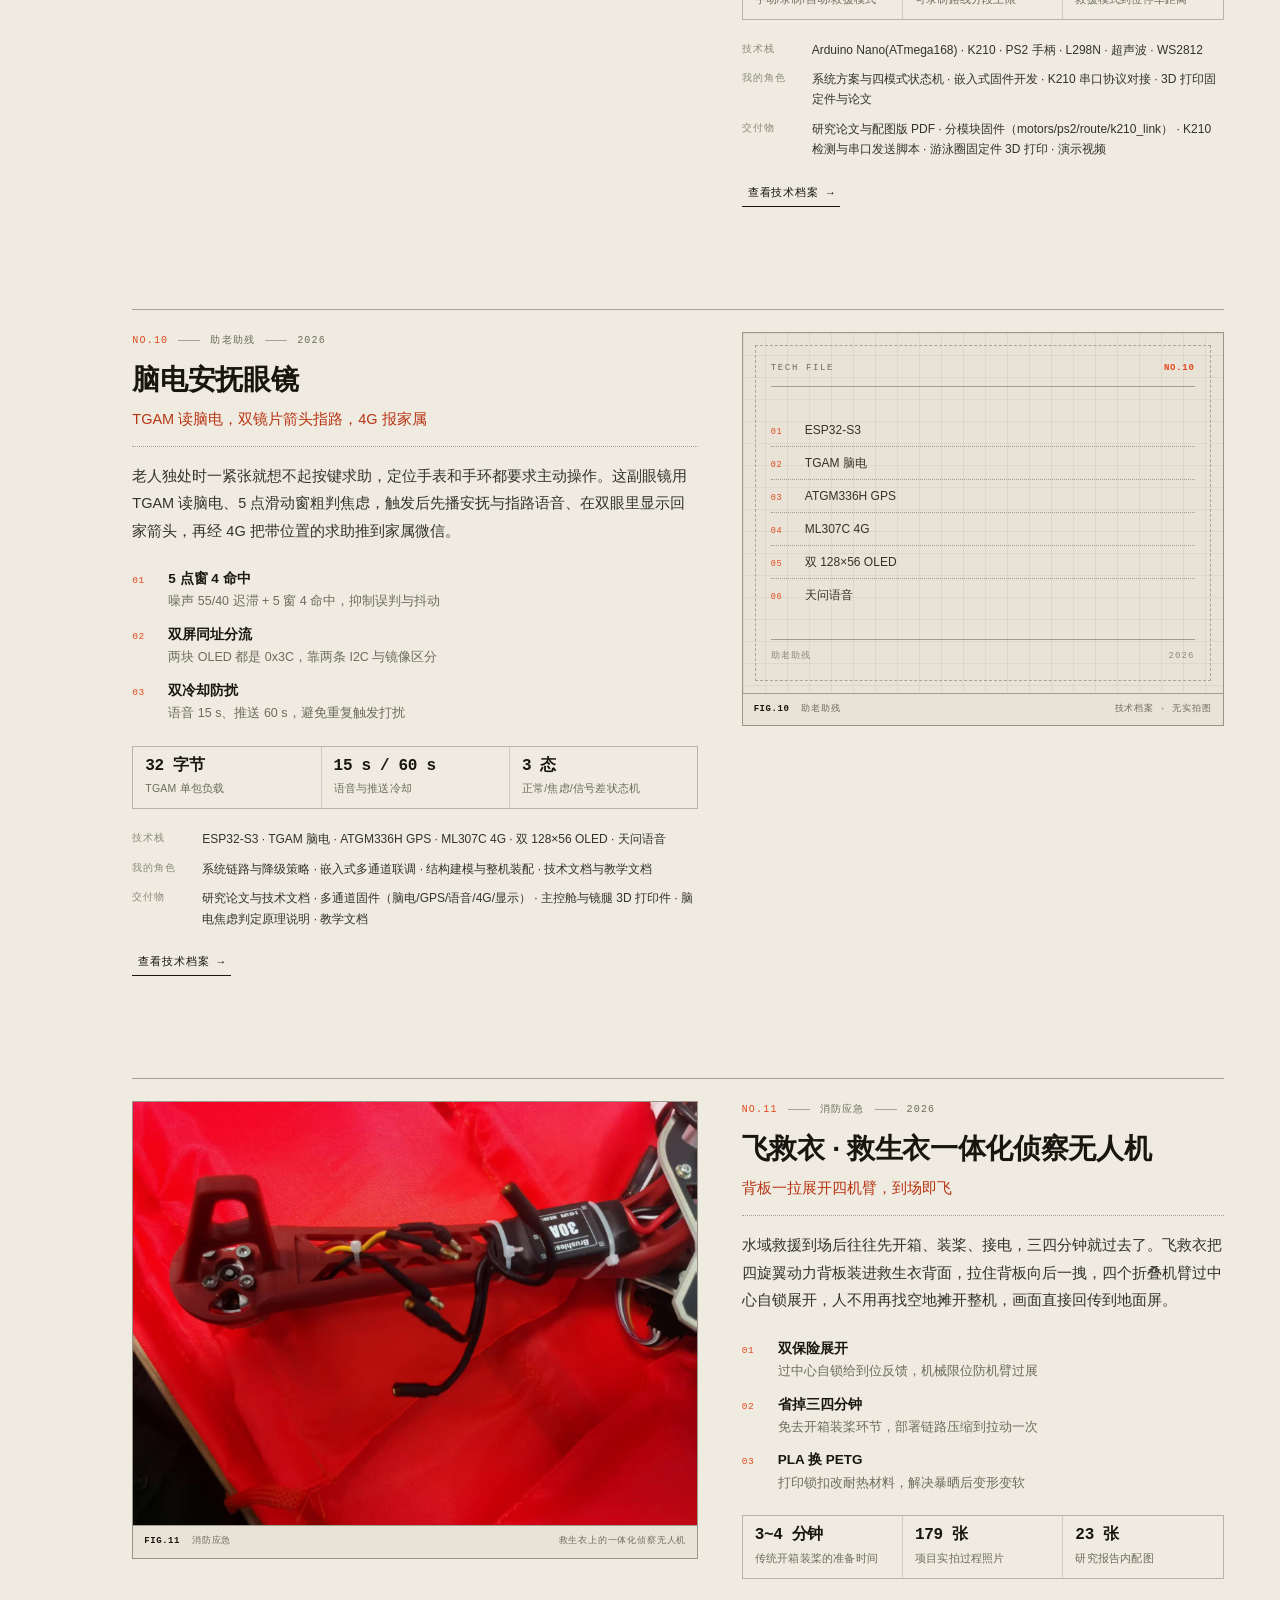
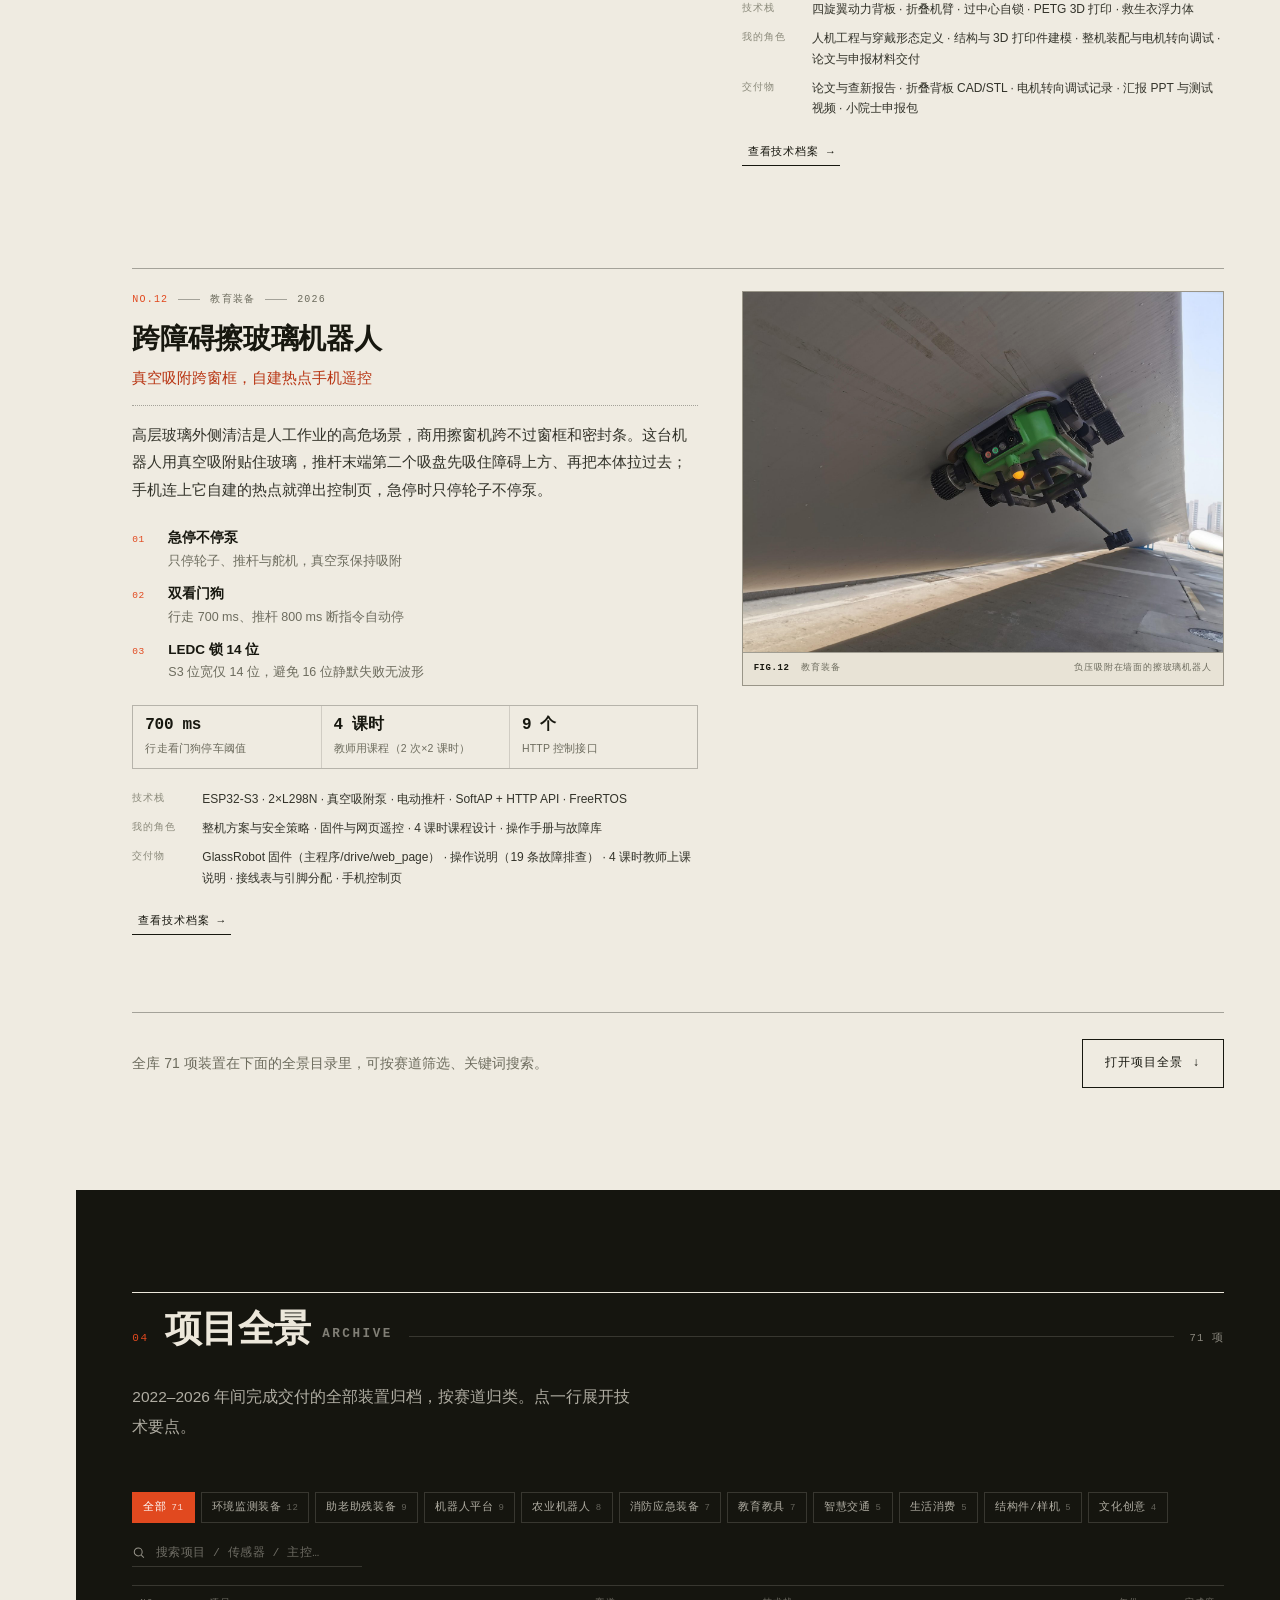
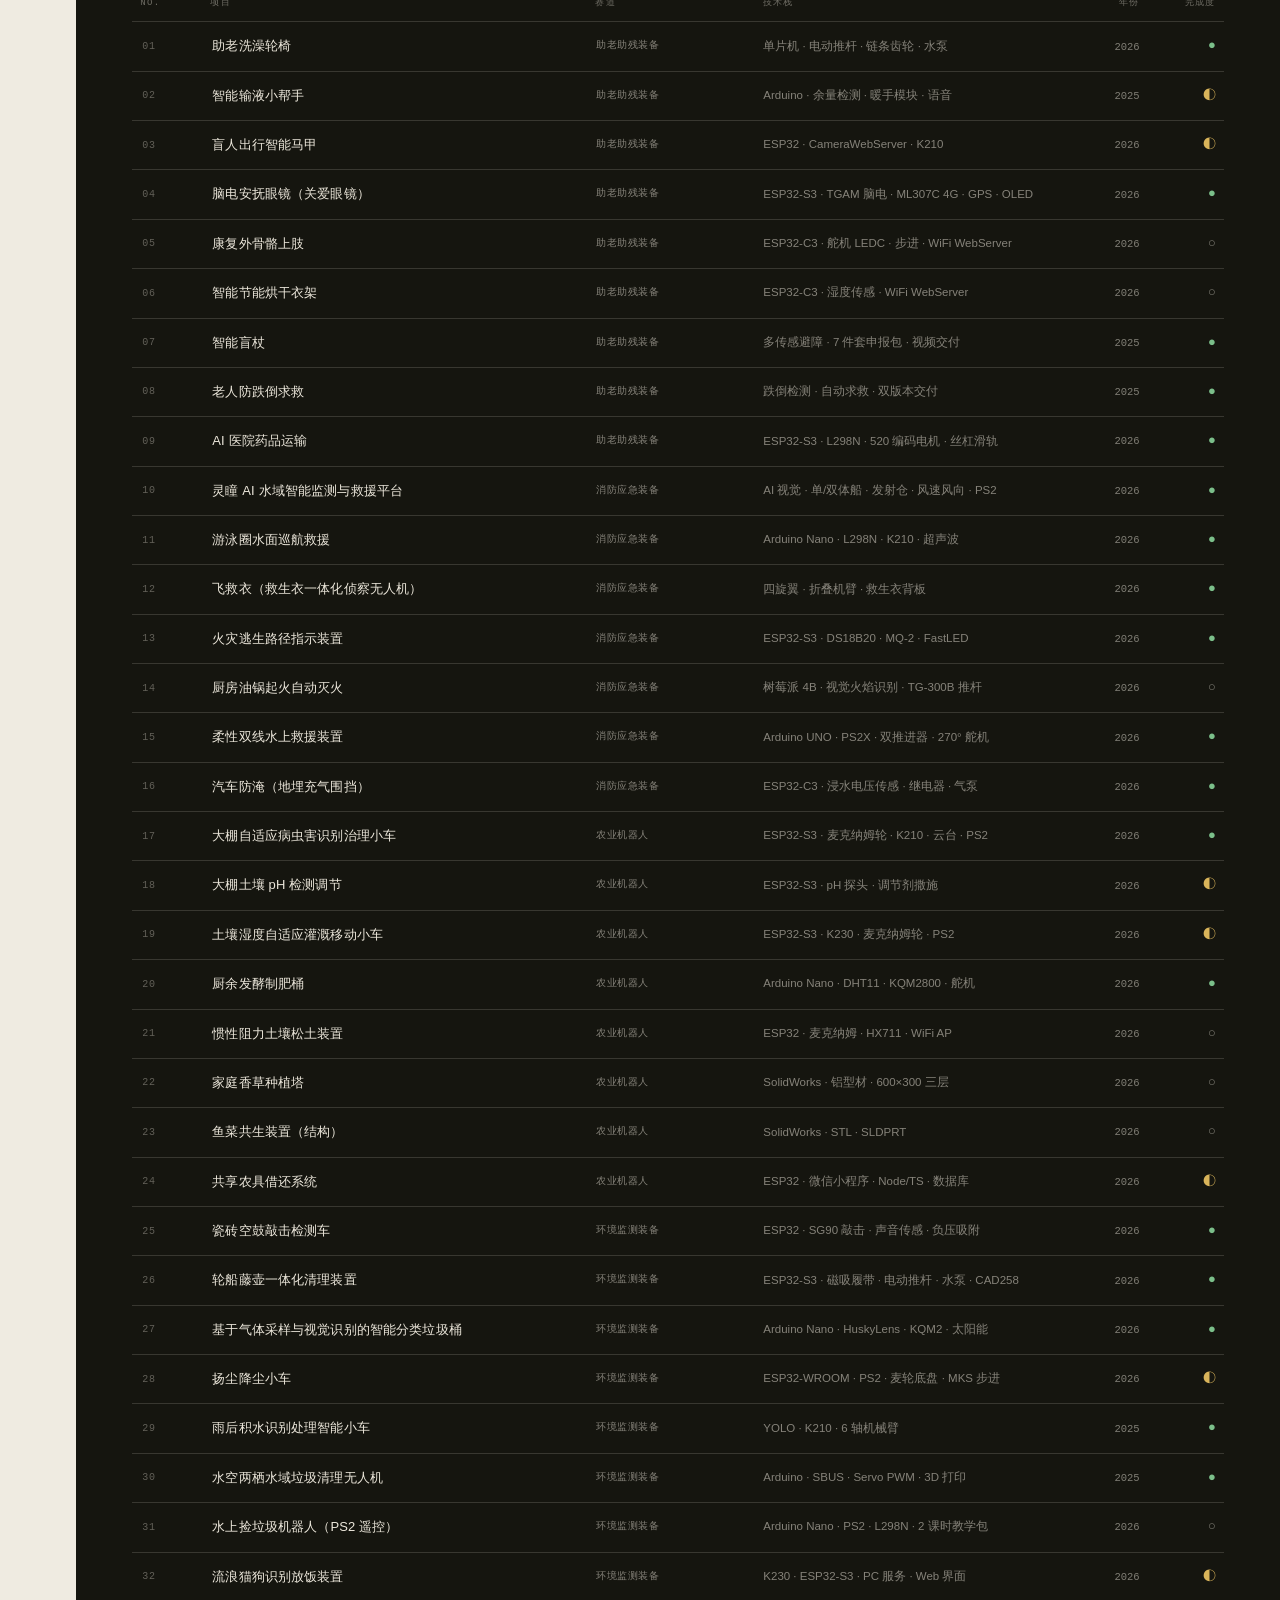
<file: v1.html>
<!doctype html>
<html lang="zh-CN">
<head>
<meta charset="utf-8">
<meta name="viewport" content="width=device-width, initial-scale=1">
<title>张普朝 · 硬件装置研发与创客教育装备 | 作品集 2026</title>
<meta name="description" content="张普朝的个人作品集：71 款实体装置、469 份技术文档、1450 条原创选题。硬件装置研发 / 嵌入式整机联调 / 结构与三维建模 / 技术文档与课程交付。">
<meta name="theme-color" content="#efebe1">
<meta property="og:title" content="张普朝 · 硬件装置研发与创客教育装备">
<meta property="og:description" content="把想法做成能跑的整机：71 款装置，从选题、结构、固件、视觉到文档与课程。">
<meta property="og:type" content="website">
<link rel="icon" href="data:image/svg+xml,%3Csvg xmlns='http://www.w3.org/2000/svg' viewBox='0 0 32 32'%3E%3Crect width='32' height='32' fill='%23efebe1'/%3E%3Cpath d='M6 26V6h13l5 5v15z' fill='none' stroke='%2317170f' stroke-width='2'/%3E%3Cpath d='M19 6v5h5' fill='none' stroke='%2317170f' stroke-width='2'/%3E%3Crect x='9' y='17' width='10' height='2' fill='%23e1491f'/%3E%3C/svg%3E">
<meta name="author" content="张普朝">
<script type="application/ld+json">
{
  "@context": "https://schema.org",
  "@type": "Person",
  "name": "张普朝",
  "alternateName": "ZHANG PUCHAO",
  "jobTitle": "硬件装置研发 / 嵌入式系统集成",
  "description": "K-12 科创装置研发与交付，71 项实体装置，覆盖助老助残、消防应急、农业、环境监测、交通、教育等赛道。",
  "address": { "@type": "PostalAddress", "addressLocality": "北京", "addressCountry": "CN" },
  "knowsAbout": ["嵌入式系统", "ESP32", "机器视觉部署", "SolidWorks", "电子电路", "课程设计"],
  "email": "mailto:894536605@qq.com"
}
</script>
<link rel="stylesheet" href="assets/css/site.css">
</head>
<body>

<div class="paper-grain" aria-hidden="true"></div>
<a class="skiplink" href="#about">跳到正文</a>
<div class="grid-field" aria-hidden="true"></div>
<div class="scroll-progress" aria-hidden="true"><i></i></div>

<!-- 左侧图签栏（技术图纸的装订边） -->
<aside class="rail" aria-hidden="true">
  <div class="rail__top">PORTFOLIO&nbsp;/&nbsp;REV.2026-11</div>
  <nav class="rail__dots" id="rail-nav">
    <a href="#about" data-r="01"><span>01</span><b>关于</b></a>
    <a href="#capabilities" data-r="02"><span>02</span><b>能力</b></a>
    <a href="#work" data-r="03"><span>03</span><b>项目</b></a>
    <a href="#archive" data-r="04"><span>04</span><b>全景</b></a>
    <a href="#process" data-r="05"><span>05</span><b>方法</b></a>
    <a href="#edu" data-r="06"><span>06</span><b>教研</b></a>
    <a href="#timeline" data-r="07"><span>07</span><b>履历</b></a>
    <a href="#contact" data-r="08"><span>08</span><b>联系</b></a>
  </nav>
  <div class="rail__bottom">SCALE 1:1</div>
</aside>

<header class="topbar">
  <a class="brand" href="#top">
    <span class="brand__mark" aria-hidden="true">
      <svg viewBox="0 0 24 24" width="18" height="18"><path d="M3 21V3h12l6 6v12z" fill="none" stroke="currentColor" stroke-width="1.6"/><path d="M15 3v6h6" fill="none" stroke="currentColor" stroke-width="1.6"/><path d="M7 15h8" stroke="currentColor" stroke-width="1.6"/></svg>
    </span>
    <span class="brand__txt">
      <b>张普朝</b>
      <i>ZHANG PUCHAO</i>
    </span>
  </a>
  <nav class="topnav" id="topnav">
    <a href="#about">关于</a>
    <a href="#capabilities">能力</a>
    <a href="#work">精选项目</a>
    <a href="#archive">项目全景</a>
    <a href="#edu">教研</a>
    <a href="#contact" class="topnav__cta">聊聊合作</a>
    <a href="index.html" class="topnav__v2" title="打开时装编辑版（V2）">V2 · ISSUE 01</a>
  </nav>
  <button class="navtoggle" id="navtoggle" aria-label="打开菜单" aria-expanded="false"><span></span><span></span></button>
</header>

<main id="top">

  <!-- ══════════════ HERO ══════════════ -->
  <section class="hero" id="hero">
    <div class="hero__grid">
      <div class="hero__main">
        <p class="eyebrow"><span class="eyebrow__dot"></span>硬件装置研发 · 创客教育装备 · 北京</p>
        <h1 class="hero__title">
          把想法，做成<br>
          <span class="hero__title-hl">能跑的整机</span>
        </h1>
        <p class="hero__lede">
          我是张普朝。过去几年，我一个人跑完了 <b>71 款实体装置</b>从选题到交付的全链路：
          结构建模、固件联调、视觉部署、技术文档、课程与教师手册。
          不是提案里的概念——通电、能动作、被验收，最后还能教给学生。
        </p>
        <div class="hero__meta">
          <span><i>岗位方向</i>教育硬件产品 · 解决方案工程师</span>
          <span><i>合作方式</i>装置研发 · 课程共建 · 教师培训</span>
        </div>
        <div class="hero__actions">
          <a class="btn btn--solid" href="#work">看精选项目 <span aria-hidden="true">↓</span></a>
          <a class="btn btn--ghost" href="#contact">聊聊合作</a>
        </div>
      </div>

      <div class="hero__side">
      <aside class="spec" aria-label="工程数据卡">
        <div class="spec__head">
          <span class="spec__tag">ENGINEERING&nbsp;DATASHEET</span>
          <span class="spec__no">NO.<b>001</b></span>
        </div>
        <dl class="spec__rows">
          <div><dt>身份</dt><dd>硬件装置研发 / 独立交付</dd></div>
          <div><dt>主场</dt><dd>K-12 科创装置 · 教育装备</dd></div>
          <div><dt>主控</dt><dd>ESP32 · K210 / K230 · Arduino</dd></div>
          <div><dt>结构</dt><dd>SolidWorks · 3D 打印 · 铝型材</dd></div>
          <div><dt>软件</dt><dd>Python · FastAPI · Vue · ROS2</dd></div>
          <div><dt>交付</dt><dd>样机 + 源码 + 文档 + 课程</dd></div>
        </dl>
        <div class="spec__foot">
          <div class="barcode" aria-hidden="true"></div>
          <span>SPEC REV. 2026-11</span>
        </div>
      </aside>
      <p class="hero__note"><span aria-hidden="true">↳</span> 图 00 — 能力数据卡 · 数据来自 2022–2026 项目归档统计</p>
      </div>
    </div>

    <div class="statstrip" id="statstrip" aria-label="关键数据">
      <!-- JS 注入 -->
    </div>
  </section>

  <!-- ══════════════ 01 ABOUT ══════════════ -->
  <section class="section" id="about">
    <header class="shead">
      <span class="shead__no">01</span>
      <h2 class="shead__title">关于<em>ABOUT</em></h2>
      <span class="shead__rule" aria-hidden="true"></span>
      <span class="shead__note">WHO / 我是谁</span>
    </header>

    <div class="about">
      <div class="about__side">
        <figure class="idcard">
          <div class="idcard__head">
            <span>IDENTITY CARD</span>
            <span>NO.<b>001</b></span>
          </div>
          <!-- 想放真人照片：把下面这行注释换成注释中的 <img> 即可（建议 3:4 竖图）
          <div class="idcard__photo"><img src="assets/img/portrait.jpg" alt="张普朝"></div>
          -->
          <div class="idcard__mark" aria-hidden="true">
            <svg viewBox="0 0 240 120" preserveAspectRatio="xMidYMid slice">
              <defs>
                <pattern id="p1" width="14" height="14" patternUnits="userSpaceOnUse">
                  <path d="M14 0H0v14" fill="none" stroke="rgba(23,23,15,.14)" stroke-width=".7"/>
                </pattern>
              </defs>
              <rect width="240" height="120" fill="url(#p1)"/>
              <path d="M14 86h208" stroke="rgba(23,23,15,.22)"/>
              <path d="M14 60h150" stroke="rgba(23,23,15,.16)"/>
              <path d="M186 96h18M195 87v18" stroke="#e1491f" stroke-width="1.2"/>
              <circle cx="52" cy="34" r="13" fill="none" stroke="rgba(23,23,15,.35)"/>
              <path d="M28 62c0-13 11-22 24-22s24 9 24 22" fill="none" stroke="rgba(23,23,15,.35)"/>
            </svg>
          </div>
          <figcaption class="idcard__body">
            <b class="idcard__name">张普朝</b>
            <span class="idcard__en">ZHANG PUCHAO</span>
            <dl>
              <div><dt>坐标</dt><dd>北京</dd></div>
              <div><dt>赛道</dt><dd>硬件 · 机器人 · 教育科技</dd></div>
              <div><dt>状态</dt><dd><i class="dot-live"></i>开放机会 / 可承接项目</dd></div>
            </dl>
            <div class="barcode idcard__barcode" aria-hidden="true"></div>
          </figcaption>
        </figure>
        <p class="about__caption">图 01 — 身份卡 · 数据来自 2022–2026 项目归档</p>
        <figure class="sidefig">
          <img src="assets/img/hero-1.jpg" alt="装置在装配现场调试" loading="lazy" decoding="async">
          <figcaption>图 02 — 装置在装配现场</figcaption>
        </figure>
      </div>

      <div class="about__body" id="about-body">
        <p class="lede dropcap">我的工作台上有四样东西：一块开发板、一台 3D 打印机、一份结构装配体，和一堆写了一半的研究报告。多数时候，客户拿着一个模糊的痛点来——"大棚里的病害打药太靠经验""老人洗澡没人扶"——几天后要拿到一台能当场演示的样机。</p>
        <p>所以我的能力不是某一层的深度，而是<b>把整条链路接通</b>：把需求拆成主控、外设、协议和几周内可交付的形态；画完结构去打印、装配；写完固件在真机上联调，踩完坑把每个坑写进文档；最后把过程整理成论文、日志、图纸和一套能教给学生的课程。</p>
        <p>这套做法在九个赛道的装置上重复了 71 次，也沉淀成了 1450 条原创选题、820 个课题 SKU 和一门 36 次课的课程体系。我相信判断力比生成力更稀缺——所以我习惯在交出去之前，先把"这个东西到底对不对"验证一遍。</p>

        <div class="pullquote">
          <p>"能跑起来"和"能被验收"之间，隔着 469 份文档。</p>
        </div>

        <ul class="chips chips--tools" aria-label="工具栈">
          <li>ESP32-S3</li><li>ESP32-C3</li><li>Arduino</li><li>行空板 K10</li><li>K210</li><li>K230</li>
          <li>树莓派 4B</li><li>STM32F4</li><li>SolidWorks</li><li>3D 打印</li><li>铝型材</li>
          <li>Python</li><li>FastAPI</li><li>Vue</li><li>ROS2</li><li>OpenCV</li><li>LangGraph</li><li>PID / 状态机</li>
        </ul>
      </div>
    </div>

    <div class="strengths" id="strengths" aria-label="差异化优势"><!-- JS 注入 --></div>
  </section>

  <!-- ══════════════ 02 CAPABILITIES ══════════════ -->
  <section class="section section--tint" id="capabilities">
    <header class="shead">
      <span class="shead__no">02</span>
      <h2 class="shead__title">能力矩阵<em>CAPABILITIES</em></h2>
      <span class="shead__rule" aria-hidden="true"></span>
      <span class="shead__note">6 项 · 附证据</span>
    </header>
    <p class="section__intro">每一项按 1–5 打分：3 分是能独立做出来，4 分是一次做对、有规范，5 分是能定义方案。分数不用于炫耀，只用来说明我适合站在哪个位置。</p>
    <div class="cap" id="cap-list"><!-- JS 注入 --></div>
    <div class="cap__legend">
      <span>评分口径</span>
      <ol>
        <li><b>1</b>听说过</li><li><b>2</b>能改参数跑通</li><li><b>3</b>能独立做出来</li><li><b>4</b>一次做对·有规范</li><li><b>5</b>能定义方案·带人</li>
      </ol>
    </div>
  </section>

  <!-- ══════════════ 03 SELECTED WORK ══════════════ -->
  <section class="section" id="work">
    <header class="shead">
      <span class="shead__no">03</span>
      <h2 class="shead__title">精选项目<em>SELECTED&nbsp;WORK</em></h2>
      <span class="shead__rule" aria-hidden="true"></span>
      <span class="shead__note">12 个代表案例 · 全库 71 项</span>
    </header>
    <p class="section__intro">从消防、环境、农业、交通、机器人、教育、助老等赛道里挑了 12 个最能说明问题的：有整机、有算法、有结构、有课程。点击任意项目查看完整技术档案。</p>
    <div class="cases" id="case-list"><!-- JS 注入 --></div>
    <div class="work__more">
      <p>全库 71 项装置在下面的全景目录里，可按赛道筛选、关键词搜索。</p>
      <a class="btn btn--ghost" href="#archive">打开项目全景 <span aria-hidden="true">↓</span></a>
    </div>
  </section>

  <!-- ══════════════ 04 ARCHIVE ══════════════ -->
  <section class="section section--ink" id="archive">
    <header class="shead shead--inv">
      <span class="shead__no">04</span>
      <h2 class="shead__title">项目全景<em>ARCHIVE</em></h2>
      <span class="shead__rule" aria-hidden="true"></span>
      <span class="shead__note" id="archive-total">71 项</span>
    </header>
    <p class="section__intro section__intro--inv">2022–2026 年间完成交付的全部装置归档，按赛道归类。点一行展开技术要点。</p>

    <div class="archive__bar">
      <div class="archive__chips" id="archive-chips" role="tablist" aria-label="按赛道筛选"></div>
      <label class="searchbox">
        <svg viewBox="0 0 24 24" width="15" height="15" aria-hidden="true"><circle cx="11" cy="11" r="7" fill="none" stroke="currentColor" stroke-width="1.8"/><path d="M16.5 16.5 21 21" stroke="currentColor" stroke-width="1.8"/></svg>
        <input type="search" id="archive-search" placeholder="搜索项目 / 传感器 / 主控…" aria-label="搜索项目">
      </label>
    </div>

    <div class="archive__table" role="table" aria-label="项目全景">
      <div class="archive__thead" role="row">
        <span role="columnheader">NO.</span>
        <span role="columnheader">项目</span>
        <span role="columnheader">赛道</span>
        <span role="columnheader">技术栈</span>
        <span role="columnheader" class="ta-r">年份</span>
        <span role="columnheader" class="ta-r">完成度</span>
      </div>
      <div id="archive-rows"><!-- JS 注入 --></div>
    </div>
    <p class="archive__status" id="archive-status" aria-live="polite"></p>
    <div class="archive__legend">
      <span>● 整机 + 成套材料</span><span>◐ 样机 / 材料不全</span><span>○ 仅代码或 CAD</span><span>△ 创意阶段</span>
    </div>
  </section>

  <!-- ══════════════ 05 PROCESS ══════════════ -->
  <section class="section" id="process">
    <header class="shead">
      <span class="shead__no">05</span>
      <h2 class="shead__title">工作方法<em>PROCESS</em></h2>
      <span class="shead__rule" aria-hidden="true"></span>
      <span class="shead__note">5 个环节 · 一条链路</span>
    </header>
    <p class="section__intro">同一套流程在 71 个项目上跑过，所以排产、交付和验收是可预期的。</p>
    <ol class="process" id="process-list">
      <li class="process__step">
        <span class="process__no">01</span>
        <h3>定义问题</h3>
        <p class="process__en">DEFINE</p>
        <p>把模糊的痛点拆成可验证的需求：谁在用、现在怎么做、差在哪、验收标准是什么。同时做赛事/课程侧的适配判断。</p>
        <ul><li>需求拆解与场景还原</li><li>差异化点与创新点提炼</li><li>交付边界与成本估算</li></ul>
      </li>
      <li class="process__step">
        <span class="process__no">02</span>
        <h3>方案与结构</h3>
        <p class="process__en">DESIGN</p>
        <p>定主控与传感链路，画结构。SolidWorks 建模到可打印、可装配：孔位、干涉、走线、重心都在这步解决。</p>
        <ul><li>主控 / 传感 / 执行选型</li><li>三维建模与装配验证</li><li>BOM 与采购清单</li></ul>
      </li>
      <li class="process__step">
        <span class="process__no">03</span>
        <h3>原型与联调</h3>
        <p class="process__en">BUILD</p>
        <p>打印、装配、焊线、烧固件。真机联调是最花时间的一步：I2C 掉线、舵机供电不足、PID 积分饱和——都在这里踩。</p>
        <ul><li>固件与状态机 / PID</li><li>多协议打通（PS2 / UART / WiFi）</li><li>视觉模型部署（K210 / K230）</li></ul>
      </li>
      <li class="process__step">
        <span class="process__no">04</span>
        <h3>验证与文档</h3>
        <p class="process__en">VERIFY</p>
        <p>用清单化的方式验收，而不是"看起来能用"。同时产出研究报告、研究日志、图纸、接线表与测试记录，让交付可复现。</p>
        <ul><li>验收清单与串口测试脚本</li><li>研究论文 / 日志 / 查新材料</li><li>接线表 · BOM · 测试记录</li></ul>
      </li>
      <li class="process__step">
        <span class="process__no">05</span>
        <h3>交付与教学</h3>
        <p class="process__en">DELIVER</p>
        <p>把装置变成能上课、能答辩的东西：教师手册、操作说明、分层任务、评价量表，以及给老师的培训。</p>
        <ul><li>教师手册与操作说明</li><li>课时设计与评价量表</li><li>教师培训与答疑</li></ul>
      </li>
    </ol>
  </section>

  <!-- ══════════════ 06 EDUCATION ══════════════ -->
  <section class="section section--tint" id="edu">
    <header class="shead">
      <span class="shead__no">06</span>
      <h2 class="shead__title">教研资产<em>EDUCATION</em></h2>
      <span class="shead__rule" aria-hidden="true"></span>
      <span class="shead__note">课程 · 选题库 · 赛事适配</span>
    </header>
    <p class="section__intro">装置只是一半。另一半是把它变成一门课、一套教师能直接用起来的材料，以及一个可以被检索的选题库。</p>

    <div class="edu__grid">
      <article class="edu__card edu__card--wide">
        <div class="edu__card-main">
          <header>
            <span class="edu__kicker">COURSE 01</span>
            <h3>跨障碍擦玻璃机器人 · 4 课时</h3>
          </header>
          <p>教师手册 185 段、14 张表，含 30 分制评价量表与分层任务设计；配套 189 段操作说明。可直接交付给学校使用。</p>
          <ul class="edu__tags"><li>教师手册</li><li>操作说明</li><li>评价量表</li><li>分层任务</li></ul>
        </div>
        <dl class="edu__facts">
          <div><dt>课时</dt><dd>4</dd></div>
          <div><dt>教师手册</dt><dd>185 段</dd></div>
          <div><dt>表格</dt><dd>14 张</dd></div>
          <div><dt>评价量表</dt><dd>30 分</dd></div>
        </dl>
      </article>
      <article class="edu__card">
        <header>
          <span class="edu__kicker">COURSE 02</span>
          <h3>水上捡垃圾机器人 · 2 课时</h3>
        </header>
        <p>含 9 项下水前安全检查清单，2 课时完成"原理—装配—下水"闭环。</p>
        <ul class="edu__tags"><li>安全检查清单</li><li>2 课时</li></ul>
      </article>
      <article class="edu__card">
        <header>
          <span class="edu__kicker">CURRICULUM</span>
          <h3>创造发明课程体系 · 36 次课</h3>
        </header>
        <p>入门 / 进阶 / 挑战三阶段各 12 次，覆盖项目设计、编程、三维建模、电路、装置原理五类知识点。</p>
        <ul class="edu__tags"><li>三阶段</li><li>36 次课</li><li>师资培养</li></ul>
      </article>
    </div>

    <div class="edu__data">
      <div class="edu__stat"><b>1450</b><span>条原创选题</span></div>
      <div class="edu__stat"><b>820</b><span>个课题 SKU</span></div>
      <div class="edu__stat"><b>10</b><span>个赛事 / 活动</span></div>
      <div class="edu__stat"><b>469</b><span>份技术文档</span></div>
    </div>

    <div class="events">
      <h3 class="events__title">赛事适配知识<em>把"知道有比赛"做成"知道要交什么"</em></h3>
      <table class="events__table">
        <thead><tr><th>赛事 / 活动</th><th>层级</th><th>我掌握到的颗粒度</th></tr></thead>
        <tbody>
          <tr><td>金鹏科技论坛</td><td>区 → 市</td><td>四组别 · 三类参评内容 · 材料 7 件 · 原始性要求 · 时间节点</td></tr>
          <tr><td>青少年科技创新大赛（青创）</td><td>区 → 市 → 国</td><td>8 学科（含独立人工智能）· 查新报告 · 6 维评审 · 现场考察</td></tr>
          <tr><td>宋庆龄少年儿童发明奖</td><td>全国</td><td>发明作品申报表全字段实操（2 届）</td></tr>
          <tr><td>全球发明大会 ICC（中国区）</td><td>国际 / 全国</td><td>参赛声明 + 作品信息表 + 发明日志范式</td></tr>
          <tr><td>北京"小院士"项目研究展示</td><td>市级</td><td>研究报告 / 日志 / 摘要 / 个人陈述四件套 + 查重模板</td></tr>
          <tr><td>创客展示 · 校内挑战赛 · 清创</td><td>区 / 校</td><td>申报书、承诺书、团队分工表</td></tr>
        </tbody>
      </table>
    </div>
  </section>

  <!-- ══════════════ 07 TIMELINE ══════════════ -->
  <section class="section" id="timeline">
    <header class="shead">
      <span class="shead__no">07</span>
      <h2 class="shead__title">履历<em>TIMELINE</em></h2>
      <span class="shead__rule" aria-hidden="true"></span>
      <span class="shead__note">2022 — 2026</span>
    </header>
    <ol class="timeline" id="timeline-list"><!-- JS 注入 --></ol>
  </section>

  <!-- ══════════════ 08 CONTACT ══════════════ -->
  <section class="section section--contact" id="contact">
    <header class="shead">
      <span class="shead__no">08</span>
      <h2 class="shead__title">联系<em>CONTACT</em></h2>
      <span class="shead__rule" aria-hidden="true"></span>
      <span class="shead__note">开放机会 · 可承接项目</span>
    </header>

    <div class="contact">
      <div class="contact__main">
        <h3 class="contact__title">有装置要做，<br>或者正在找这样的一个人？</h3>
        <p class="contact__lede">求职方向：教育硬件产品经理 / 技术型解决方案工程师（FAE）。<br>合作方向：装置样机研发、嵌入式联调、结构与三维建模、技术文档与答辩材料、课程共建与教师培训。</p>
        <a class="contact__mail" id="contact-mail" href="mailto:894536605@qq.com">894536605@qq.com</a>
        <p class="contact__hint">邮件通常 1–2 天内回复；需要微信或电话，邮件里说一声。</p>
        <div class="contact__links">
          <a href="mailto:894536605@qq.com">邮箱</a>
          <span aria-hidden="true">/</span>
          <span>微信 · 邮件索取</span>
          <span aria-hidden="true">/</span>
          <span>北京 · UTC+8</span>
        </div>
      </div>
      <div class="contact__side">
        <div class="contact__box">
          <span class="contact__box-k">可承接</span>
          <ul>
            <li>装置整机研发（概念 → 样机 → 交付包）</li>
            <li>嵌入式固件与多传感器联调</li>
            <li>SolidWorks 建模 / 3D 打印 / 铝型材结构</li>
            <li>技术文档、研究报告、答辩与展示材料</li>
            <li>课程设计、教师手册、教师培训</li>
          </ul>
        </div>
        <div class="contact__box contact__box--alt">
          <span class="contact__box-k">响应</span>
          <dl>
            <div><dt>常驻</dt><dd>北京</dd></div>
            <div><dt>到岗</dt><dd>可谈</dd></div>
            <div><dt>交付</dt><dd>单台样机 1–3 周</dd></div>
          </dl>
        </div>
      </div>
    </div>
  </section>

</main>

<footer class="footer">
  <div class="footer__grid">
    <div>
      <p class="footer__name">张普朝 <span>ZHANG PUCHAO</span></p>
      <p class="footer__desc">硬件装置研发 · 创客教育装备 · 北京</p>
    </div>
    <div class="footer__meta">
      <p>本站为纯静态站点，所有数据来自 2022–2026 年项目归档统计；图片为项目实拍。</p>
      <p>© <span id="year">2026</span> 张普朝 · 保留所有权利</p>
    </div>
  </div>
  <div class="footer__rule" aria-hidden="true"></div>
  <div class="footer__bottom">
    <span>PORTFOLIO / REV.2026-11</span>
    <span>SHEET 1 OF 1 · SCALE 1:1</span>
    <a href="#top">回到顶部 ↑</a>
  </div>
</footer>

<!-- 技术档案弹层 -->
<div class="modal" id="modal" role="dialog" aria-modal="true" aria-labelledby="modal-title" hidden>
  <div class="modal__scrim" data-close></div>
  <div class="modal__sheet" role="document">
    <button class="modal__close" id="modal-close" aria-label="关闭">✕</button>
    <div class="modal__content" id="modal-content"></div>
  </div>
</div>

<noscript><p style="padding:2rem;font-family:monospace">这个站点用了一点点 JavaScript 来渲染项目列表，启用后可以看到完整内容。</p></noscript>

<script src="assets/js/data.js"></script>
<script src="assets/js/site.js"></script>
</body>
</html>
</file>
<file: assets/css/v2.css>
/* ============================================================
   ZPC PORTFOLIO / V2 — "ISSUE 01 / 2026"
   时装编辑 / 杂志版式：Bodoni 衬线 + 宋体标题 · 象牙纸 · 钴蓝
   ============================================================ */

@font-face{font-family:"Bodoni Moda";src:url("../fonts/bodoni-moda-normal.woff2") format("woff2");font-weight:400 900;font-style:normal;font-display:swap}
@font-face{font-family:"Bodoni Moda";src:url("../fonts/bodoni-moda-italic.woff2") format("woff2");font-weight:400 900;font-style:italic;font-display:swap}
@font-face{font-family:"Instrument Serif";src:url("../fonts/instrument-serif-italic-400.woff2") format("woff2");font-weight:400;font-style:italic;font-display:swap}
@font-face{font-family:"Archivo";src:url("../fonts/archivo-normal-400.woff2") format("woff2");font-weight:100 900;font-style:normal;font-display:swap}

:root{
  --paper:#f4f1e9;
  --paper-2:#eae5d9;
  --ink:#131210;
  --ink-soft:#2e2a25;
  --muted:#8b8478;
  --muted-2:#a8a196;
  --rule:rgba(19,18,16,.14);
  --rule-2:rgba(19,18,16,.32);
  --accent:#1b2cf5;
  --accent-soft:rgba(27,44,245,.1);
  --dark:#121110;
  --dark-ink:#f4f1e9;
  --dark-muted:#918b7f;
  --dark-rule:rgba(244,241,233,.15);
  --dark-rule-2:rgba(244,241,233,.34);

  --display:"Bodoni Moda","Songti SC","Source Han Serif SC","Noto Serif CJK SC",SimSun,Georgia,serif;
  --serif:"Instrument Serif",Georgia,"Times New Roman",serif;
  --sans:"Archivo","Segoe UI","PingFang SC","Hiragino Sans GB","Microsoft YaHei UI","Microsoft YaHei",sans-serif;
  --mono:"Cascadia Mono",Consolas,"SFMono-Regular",ui-monospace,monospace;

  --pad:clamp(22px,5vw,96px);
  --maxw:1680px;
  --nav:72px;
  --ease:cubic-bezier(.19,1,.22,1);
}

*,*::before,*::after{box-sizing:border-box}
html{-webkit-text-size-adjust:100%;scroll-behavior:smooth}
body{
  margin:0;background:var(--paper);color:var(--ink);
  font-family:var(--sans);font-size:16px;line-height:1.72;
  -webkit-font-smoothing:antialiased;overflow-x:hidden;
  font-feature-settings:"kern" 1,"liga" 1;
}
img,svg{display:block;max-width:100%}
a{color:inherit;text-decoration:none}
button{font:inherit;color:inherit;background:none;border:0;cursor:pointer}
ul,ol{margin:0;padding:0;list-style:none}
h1,h2,h3,h4,p,figure,dl,dd,dt{margin:0}
::selection{background:var(--accent);color:var(--paper)}
:focus-visible{outline:1.5px solid var(--accent);outline-offset:3px}
.skip{position:fixed;left:16px;top:-70px;z-index:400;background:var(--ink);color:var(--paper);font-family:var(--mono);font-size:11px;letter-spacing:.1em;padding:10px 16px;transition:top .2s}
.skip:focus{top:14px}
.is-loading main{opacity:0}
body.is-ready main{opacity:1;transition:opacity .8s var(--ease)}
/* 纸张颗粒：很轻的一层，给屏幕加一点印刷质感 */
body::after{
  content:"";position:fixed;inset:0;z-index:60;pointer-events:none;opacity:.028;
  background-image:url("data:image/svg+xml,%3Csvg xmlns='http://www.w3.org/2000/svg' width='180' height='180'%3E%3Cfilter id='g'%3E%3CfeTurbulence type='fractalNoise' baseFrequency='.8' numOctaves='3'/%3E%3C/filter%3E%3Crect width='180' height='180' filter='url(%23g)'/%3E%3C/svg%3E");
}

/* ---------- nav ---------- */
.nav{
  position:fixed;top:0;left:0;right:0;z-index:100;height:var(--nav);
  display:flex;align-items:center;justify-content:space-between;gap:24px;
  padding:0 var(--pad);border-bottom:1px solid transparent;
  transition:background .35s,border-color .35s;
}
.nav.is-solid{background:rgba(244,241,233,.92);backdrop-filter:blur(10px);border-bottom-color:var(--rule)}
.nav__brand{display:flex;align-items:baseline;gap:12px}
.nav__brand b{font-family:var(--display);font-size:19px;letter-spacing:.1em;font-weight:500}
.nav__brand i{font-family:var(--mono);font-style:normal;font-size:8px;letter-spacing:.26em;color:var(--muted)}
.nav__links{display:flex;gap:26px}
.nav__links a{
  position:relative;font-family:var(--mono);font-size:9.5px;letter-spacing:.16em;color:var(--muted);
  text-transform:uppercase;display:inline-flex;align-items:baseline;gap:5px;transition:color .25s;
}
.nav__links a em{font-style:normal;font-size:7.5px;color:var(--muted-2)}
.nav__links a::after{content:"";position:absolute;left:0;right:100%;bottom:-5px;height:1px;background:var(--ink);transition:right .4s var(--ease)}
.nav__links a:hover,.nav__links a.is-active{color:var(--ink)}
.nav__links a:hover::after,.nav__links a.is-active::after{right:0}
.nav__right{display:flex;align-items:center;gap:18px}
.nav__status{display:inline-flex;align-items:center;gap:8px;font-family:var(--mono);font-size:8.5px;letter-spacing:.18em;color:var(--muted)}
.nav__status i{width:5px;height:5px;border-radius:50%;background:var(--accent);animation:blink 2.6s infinite}
@keyframes blink{0%,100%{opacity:1}50%{opacity:.15}}
.nav__v1{font-family:var(--mono);font-size:9px;letter-spacing:.12em;border:1px solid var(--rule-2);padding:5px 9px;color:var(--muted);transition:.25s}
.nav__v1:hover{border-color:var(--accent);color:var(--accent)}
.nav__burger{display:none;width:34px;height:34px;flex-direction:column;justify-content:center;align-items:center;gap:5px}
.nav__burger span{width:18px;height:1px;background:var(--ink);transition:.3s var(--ease)}
.nav__burger[aria-expanded="true"] span:first-child{transform:translateY(3px) rotate(45deg)}
.nav__burger[aria-expanded="true"] span:last-child{transform:translateY(-3px) rotate(-45deg)}

/* ---------- hero ---------- */
.hero{
  position:relative;min-height:100svh;display:flex;flex-direction:column;
  padding-top:var(--nav);border-bottom:1px solid var(--rule);
}
.hero::after{
  content:"PORTFOLIO — ISSUE 01 — 2026";
  position:absolute;right:calc(var(--pad) * .32);top:calc(var(--nav) + 40px);
  writing-mode:vertical-rl;font-family:var(--mono);font-size:8px;letter-spacing:.34em;
  color:var(--muted-2);pointer-events:none;
}
.hero__grid{flex:1;display:grid;grid-template-columns:minmax(0,1.06fr) minmax(0,.94fr);align-items:stretch}
.hero__left{display:flex;flex-direction:column;justify-content:center;padding:4vh var(--pad) 4vh var(--pad)}
.tag{
  font-family:var(--mono);font-size:9px;letter-spacing:.22em;color:var(--muted);
  text-transform:uppercase;margin-bottom:clamp(22px,3.4vw,40px);
  display:flex;align-items:center;gap:14px;
}
.tag::before{content:"";width:34px;height:1px;background:var(--ink)}
.hero__title{
  font-family:var(--display);font-size:clamp(2.9rem,8.1vw,7.9rem);line-height:.94;letter-spacing:-.035em;font-weight:400;
  margin:0 0 clamp(22px,3vw,40px);
}
.ln{display:block;overflow:hidden;padding-bottom:.06em}
.ln>span{display:inline-block;white-space:nowrap;transform:translateY(120%);transition:transform 1.25s var(--ease)}
body.is-ready .ln>span{transform:none}
.ln:nth-child(1)>span{transition-delay:.08s}
.ln:nth-child(2)>span{transition-delay:.18s}
.ln:nth-child(3)>span{transition-delay:.28s}
.ln em{font-style:italic;color:var(--accent);font-family:"Bodoni Moda",Georgia,serif}
.hero__sub{max-width:44ch;font-size:14.5px;line-height:1.9;color:var(--ink-soft)}
.hero__sub i{display:block;font-family:var(--serif);font-size:1.75em;line-height:1.15;color:var(--ink);margin-bottom:10px;letter-spacing:.005em}
.hero__cta{display:flex;gap:12px;flex-wrap:wrap;margin-top:clamp(26px,3.6vw,44px)}
.btn{
  display:inline-flex;align-items:center;gap:16px;padding:14px 24px;
  font-family:var(--mono);font-size:9.5px;letter-spacing:.18em;text-transform:uppercase;
  background:var(--ink);color:var(--paper);border:1px solid var(--ink);
  transition:.4s var(--ease);
}
.btn i{font-style:normal;transition:transform .4s var(--ease)}
.btn:hover{background:var(--accent);border-color:var(--accent);color:var(--paper)}
.btn:hover i{transform:translateY(3px)}
.btn--line{background:transparent;color:var(--ink);border-color:var(--rule-2)}
.btn--line:hover{background:transparent;border-color:var(--ink);color:var(--accent)}
.btn--line:hover i{transform:translateX(4px)}

.hero__media{position:relative;overflow:hidden;background:var(--paper-2);padding:clamp(12px,1.4vw,22px) var(--pad) clamp(12px,1.4vw,22px) 0}
.hero__media img{width:100%;height:100%;object-fit:cover;filter:saturate(.92) contrast(1.03);transition:transform 1.4s var(--ease)}
.hero__media:hover img{transform:scale(1.02)}
.hero__media figcaption{
  position:absolute;left:calc(var(--pad) + clamp(12px,1.4vw,22px));bottom:clamp(16px,2vw,28px);right:var(--pad);
  display:flex;gap:12px;align-items:baseline;padding-top:10px;border-top:1px solid rgba(244,241,233,.5);
  font-family:var(--mono);font-size:8px;letter-spacing:.2em;color:rgba(244,241,233,.9);
  text-shadow:0 1px 12px rgba(0,0,0,.35);
}
.hero__media figcaption span{letter-spacing:.1em;opacity:.8}

.hero__stats{display:grid;grid-template-columns:repeat(4,1fr);border-top:1px solid var(--rule)}
.stat{padding:20px var(--pad) 22px;border-left:1px solid var(--rule)}
.stat:first-child{border-left:0}
.stat b{display:block;font-family:var(--display);font-weight:400;font-size:clamp(1.9rem,3.8vw,3.3rem);line-height:1;letter-spacing:-.02em}
.stat b .js-count{display:inline;font:inherit;color:inherit;letter-spacing:inherit}
.stat b i{font-style:italic;font-size:.42em;color:var(--accent);margin-left:5px;letter-spacing:0;font-family:var(--display)}
.stat>span{display:block;font-family:var(--mono);font-size:8px;letter-spacing:.2em;text-transform:uppercase;color:var(--muted);margin-top:10px}
.hero__foot{
  display:flex;justify-content:space-between;gap:16px;padding:12px var(--pad);
  border-top:1px solid var(--rule);
  font-family:var(--mono);font-size:8px;letter-spacing:.2em;color:var(--muted);
}
.scrollcue{display:inline-flex;align-items:center;gap:12px}
.scrollcue i{display:block;width:48px;height:1px;background:var(--rule-2);position:relative;overflow:hidden}
.scrollcue i::after{content:"";position:absolute;inset:0;width:16px;background:var(--accent);animation:cue 2.4s var(--ease) infinite}
@keyframes cue{0%{transform:translateX(-16px)}70%,100%{transform:translateX(48px)}}

/* ---------- ticker ---------- */
.marquee{background:var(--paper);border-top:1px solid var(--rule);border-bottom:1px solid var(--rule);overflow:hidden;padding:13px 0}
.marquee__track{display:flex;width:max-content;animation:marq 46s linear infinite}
.marquee__track span{
  font-family:var(--mono);font-size:10px;letter-spacing:.24em;text-transform:uppercase;color:var(--muted);
  white-space:nowrap;padding-right:22px;display:inline-block;
}
.marquee__track span b{color:var(--accent);font-weight:400}
@keyframes marq{from{transform:translateX(0)}to{transform:translateX(-50%)}}

/* ---------- section shell ---------- */
.sec{position:relative;padding:clamp(80px,10vw,150px) 0 0;max-width:var(--maxw);margin:0 auto}
.sec--paper{background:var(--paper);max-width:none;padding-bottom:clamp(80px,10vw,140px)}
.sec--paper > *{max-width:var(--maxw);margin-left:auto;margin-right:auto}
.shead{
  display:grid;grid-template-columns:auto 1fr auto;gap:clamp(16px,3vw,44px);align-items:baseline;
  padding:16px var(--pad) 0;border-top:1px solid var(--rule);
  margin:0 auto clamp(40px,5vw,72px);
}
.shead__idx{font-family:var(--mono);font-size:9px;letter-spacing:.2em;color:var(--accent)}
.shead__title{
  font-family:var(--display);font-size:clamp(2rem,4.4vw,3.7rem);line-height:1;letter-spacing:-.03em;font-weight:400;
  display:flex;align-items:baseline;gap:18px;flex-wrap:wrap;
}
.shead__en{font-family:var(--serif);font-style:italic;font-size:.46em;font-weight:400;letter-spacing:0;color:var(--muted)}
.shead__meta{font-family:var(--mono);font-size:8px;letter-spacing:.2em;color:var(--muted);white-space:nowrap;text-align:right}
.sec__lede{
  max-width:52ch;font-size:clamp(13.5px,1.1vw,15px);line-height:1.9;color:var(--muted);
  margin:-16px 0 clamp(34px,4vw,56px) var(--pad);
}

/* ---------- profile ---------- */
.profile{
  display:grid;grid-template-columns:minmax(0,5.4fr) minmax(0,6.6fr);gap:clamp(32px,6vw,110px);
  padding:0 var(--pad);align-items:start;
}
.profile__lead{position:sticky;top:calc(var(--nav) + 30px)}
.statement{
  font-family:var(--display);font-weight:400;
  font-size:clamp(1.7rem,3.2vw,3rem);line-height:1.34;letter-spacing:-.02em;
}
.statement em{font-style:italic;color:var(--accent)}
.quote{
  margin:clamp(30px,4vw,50px) 0 0;padding:16px 0 16px 22px;border-left:1px solid var(--accent);
  font-family:var(--serif);font-style:italic;font-size:clamp(1.1rem,1.6vw,1.45rem);line-height:1.5;color:var(--muted);
}
.quote b{font-family:var(--display);font-style:normal;color:var(--ink);font-weight:500}
.profile__body p{font-size:14px;line-height:1.95;color:var(--ink-soft);margin-bottom:18px;max-width:56ch}
.tools{display:flex;flex-wrap:wrap;gap:0;margin-top:28px;border-top:1px solid var(--rule)}
.tools li{
  font-family:var(--mono);font-size:9px;letter-spacing:.1em;text-transform:uppercase;color:var(--muted);
  padding:9px 14px 9px 0;margin-right:14px;transition:color .3s;
}
.tools li:hover{color:var(--accent)}
.facts{
  display:grid;grid-template-columns:repeat(3,1fr);gap:1px;background:var(--rule);
  margin:clamp(56px,7vw,96px) var(--pad) 0;border-top:1px solid var(--rule);
}
.facts > div{background:var(--paper);padding:26px 22px 30px}
.facts b{display:block;font-family:var(--display);font-style:italic;font-size:15px;color:var(--accent);margin-bottom:10px;font-weight:400}
.facts h3{font-size:14px;font-weight:600;line-height:1.5;margin-bottom:8px}
.facts p{font-size:11.5px;line-height:1.85;color:var(--muted)}

/* ---------- numbers band ---------- */
.numbers{background:var(--accent);color:var(--paper);margin-top:clamp(70px,8vw,120px)}
.numbers__grid{max-width:var(--maxw);margin:0 auto;display:grid;grid-template-columns:repeat(4,1fr);padding:clamp(40px,5vw,70px) var(--pad)}
.num{padding:0 clamp(12px,2vw,30px);border-left:1px solid rgba(244,241,233,.26)}
.num:first-child{border-left:0;padding-left:0}
.num b{display:block;font-family:var(--display);font-weight:400;font-size:clamp(2.4rem,5.8vw,5.2rem);line-height:.92;letter-spacing:-.03em}
.num b i{font-style:italic;font-size:.4em;margin-left:6px;opacity:.8}
.num span{display:block;font-family:var(--mono);font-size:8px;letter-spacing:.2em;text-transform:uppercase;margin-top:12px;opacity:.75}

/* ---------- work (dark spread) ---------- */
.work{position:relative;background:var(--dark);color:var(--dark-ink);margin-top:clamp(70px,8vw,120px)}
.work__pin{position:sticky;top:0;height:100svh;display:flex;flex-direction:column;justify-content:center;overflow:hidden;padding-top:var(--nav)}
.work__head{display:flex;justify-content:space-between;align-items:flex-end;gap:24px;padding:0 var(--pad) 18px;border-bottom:1px solid var(--dark-rule)}
.work__title{display:flex;align-items:baseline;gap:16px}
.work__title h2{
  font-family:var(--display);font-weight:400;font-size:clamp(1.9rem,3.8vw,3.2rem);
  letter-spacing:-.03em;line-height:1;display:flex;align-items:baseline;gap:16px;flex-wrap:wrap;
}
.work__hud{display:flex;align-items:center;gap:10px;font-family:var(--mono);font-size:8.5px;letter-spacing:.18em;color:var(--dark-muted)}
.work__count{font-family:var(--display);font-weight:400;font-style:italic;font-size:clamp(1.3rem,2vw,1.8rem);color:var(--dark-ink)}
.work__bar{width:120px;height:1px;background:rgba(244,241,233,.2);overflow:hidden;margin:0 8px}
.work__bar i{display:block;height:100%;width:8%;background:var(--accent)}
.work__viewport{overflow:hidden;flex:1;display:flex;align-items:center;scrollbar-width:none}
.work__viewport::-webkit-scrollbar{display:none}
.work__track{display:flex;gap:clamp(16px,2vw,28px);padding:0 var(--pad)}
.work__note{padding:12px var(--pad) 0;font-family:var(--mono);font-size:8px;letter-spacing:.2em;color:var(--dark-muted);border-top:1px solid var(--dark-rule)}

.wcard{
  position:relative;flex:0 0 clamp(660px,76vw,1160px);height:min(70vh,660px);
  display:grid;grid-template-columns:1.18fr .82fr;
  background:#171614;border:1px solid var(--dark-rule);cursor:pointer;
  transition:border-color .5s var(--ease);
}
.wcard:hover{border-color:var(--dark-rule-2)}
.wcard__media{position:relative;overflow:hidden;background:#1d1b18}
.wcard__media img{width:100%;height:100%;object-fit:cover;filter:saturate(.9) contrast(1.04);transition:transform 1.3s var(--ease),filter .6s}
.wcard:hover .wcard__media img{transform:scale(1.035);filter:saturate(1)}
.wcard__media::after{content:"";position:absolute;inset:0;background:linear-gradient(180deg,rgba(18,17,16,.16),transparent 35%,rgba(18,17,16,.5))}
.wcard__plate{
  position:absolute;inset:0;display:flex;flex-direction:column;justify-content:space-between;padding:20px;
  background-image:
    linear-gradient(to right,rgba(244,241,233,.05) 1px,transparent 1px),
    linear-gradient(to bottom,rgba(244,241,233,.05) 1px,transparent 1px);
  background-size:26px 26px;
}
.wcard__plate .pl{display:flex;justify-content:space-between;font-family:var(--mono);font-size:8px;letter-spacing:.2em;color:var(--dark-muted)}
.wcard__plate ul li{font-family:var(--mono);font-size:10px;color:var(--dark-muted);line-height:2}
.wcard__plate ul li b{color:var(--accent);font-weight:400;margin-right:9px}
.wcard__body{padding:clamp(22px,2.6vw,42px);display:flex;flex-direction:column;min-width:0}
.wcard__no{font-family:var(--display);font-weight:400;font-style:italic;font-size:clamp(2rem,3.4vw,3.2rem);line-height:1;color:var(--accent)}
.wcard__cat{font-family:var(--mono);font-size:8px;letter-spacing:.22em;color:var(--dark-muted);margin-top:16px;text-transform:uppercase}
.wcard__title{font-family:var(--display);font-weight:400;font-size:clamp(1.2rem,2vw,1.85rem);line-height:1.28;letter-spacing:-.02em;margin-top:10px}
.wcard__tag{font-family:var(--serif);font-style:italic;font-size:clamp(.95rem,1.25vw,1.18rem);color:var(--dark-muted);margin-top:10px;line-height:1.4}
.wcard__sum{font-size:12px;line-height:1.85;color:var(--dark-muted);margin-top:16px;
  display:-webkit-box;-webkit-line-clamp:3;-webkit-box-orient:vertical;overflow:hidden}
.wcard__meta{display:flex;gap:24px;margin-top:auto;padding-top:18px;border-top:1px solid var(--dark-rule)}
.wcard__meta b{display:block;font-family:var(--display);font-size:1.15rem;letter-spacing:-.01em;font-weight:400}
.wcard__meta span{display:block;font-family:var(--mono);font-size:7.5px;letter-spacing:.14em;color:var(--dark-muted);margin-top:4px}
.wcard__open{
  display:flex;align-items:center;justify-content:space-between;
  margin-top:14px;padding-top:12px;border-top:1px solid var(--dark-rule);
  font-family:var(--mono);font-size:8.5px;letter-spacing:.2em;color:var(--dark-ink);
}
.wcard__open i{font-style:normal;color:var(--accent);transition:transform .4s var(--ease)}
.wcard:hover .wcard__open i{transform:translate(4px,-4px)}

/* ---------- plates (device catalogue) ---------- */
.sec--plates{background:var(--paper-2);max-width:none;padding-bottom:clamp(70px,9vw,120px)}
.sec--plates > *{max-width:var(--maxw);margin-left:auto;margin-right:auto}
.plates{
  display:grid;grid-template-columns:repeat(3,minmax(0,1fr));
  column-gap:clamp(10px,1.6vw,26px);row-gap:8px;
  grid-auto-rows:8px;padding:0 var(--pad);
}
.plate{display:block;text-align:left;align-self:start;cursor:zoom-in;grid-row-end:span 40}
.plate__img{display:block;overflow:hidden;background:#dcd7ca;position:relative;line-height:0}
.plate img{width:100%;height:auto;display:block;transition:transform 1.2s var(--ease)}
.plate:hover img{transform:scale(1.03)}
.plate__cap{
  display:flex;align-items:baseline;justify-content:space-between;gap:10px;
  padding-top:8px;margin-top:8px;border-top:1px solid var(--rule);
  font-family:var(--mono);font-size:7.5px;letter-spacing:.16em;text-transform:uppercase;color:var(--muted);
}
.plate__no{font-family:var(--display);font-style:italic;font-size:12px;color:var(--accent);letter-spacing:.02em;flex:0 0 auto}
.plate__cap em{font-style:normal;text-align:right;line-height:1.5}

/* lightbox */
.lightbox{position:fixed;inset:0;z-index:300;display:flex;align-items:center;justify-content:center;padding:clamp(14px,3vw,48px)}
.lightbox[hidden]{display:none}
.lightbox__scrim{position:absolute;inset:0;background:rgba(10,9,8,.95)}
.lightbox__figure{position:relative;display:flex;flex-direction:column;align-items:center;gap:16px;margin:0;z-index:1}
.lightbox__figure img{max-width:90vw;max-height:80svh;object-fit:contain;box-shadow:0 40px 120px -50px #000}
.lightbox__figure figcaption{display:flex;gap:14px;align-items:baseline;font-family:var(--mono);font-size:8.5px;letter-spacing:.18em;color:var(--muted);text-transform:uppercase}
.lightbox__no{font-family:var(--display);font-style:italic;font-size:14px;color:var(--accent);letter-spacing:.02em}
.lightbox__close{position:absolute;top:18px;right:20px;z-index:2;width:46px;height:46px;display:grid;place-items:center;color:var(--paper);border:1px solid rgba(244,241,233,.25);transition:.3s}
.lightbox__close:hover{background:var(--accent);border-color:var(--accent)}
.lightbox__arrow{position:absolute;top:50%;translate:0 -50%;z-index:2;width:52px;height:52px;display:grid;place-items:center;color:var(--paper);border:1px solid rgba(244,241,233,.2);transition:.3s}
.lightbox__arrow:hover{background:var(--accent);border-color:var(--accent)}
.lightbox__arrow--prev{left:16px}
.lightbox__arrow--next{right:16px}
body.lightbox-open{overflow:hidden}

/* ---------- archive (paper) ---------- */
.archive{
  display:grid;grid-template-columns:minmax(0,1fr) 320px;gap:clamp(30px,5vw,80px);
  padding:0 var(--pad);align-items:start;
}
.archive__bar{display:flex;flex-wrap:wrap;align-items:center;justify-content:space-between;gap:14px;margin-bottom:18px}
.chips{display:flex;flex-wrap:wrap;gap:0}
.chips button{
  font-family:var(--mono);font-size:8.5px;letter-spacing:.16em;text-transform:uppercase;color:var(--muted);
  padding:8px 12px;border-bottom:1px solid transparent;transition:.3s var(--ease);
}
.chips button b{font-weight:400;opacity:.5;margin-left:5px}
.chips button:hover{color:var(--ink)}
.chips button.is-on{color:var(--accent);border-bottom-color:var(--accent)}
.search{
  background:none;border:0;border-bottom:1px solid var(--rule-2);padding:7px 2px;
  font-family:var(--mono);font-size:10px;letter-spacing:.1em;color:var(--ink);width:220px;outline:0;
}
.search::placeholder{color:var(--muted-2)}
.search:focus{border-bottom-color:var(--accent)}
.index{display:grid;grid-template-columns:repeat(3,minmax(0,1fr));border-top:1px solid var(--rule)}
.item{
  display:grid;grid-template-columns:30px minmax(0,1fr);gap:8px;align-items:baseline;
  padding:11px 8px 11px 0;border-bottom:1px solid var(--rule);text-align:left;
  transition:background .25s,color .25s,padding .3s var(--ease);
}
.item:hover{padding-left:9px}
.item:hover,.item.is-on{background:var(--accent);color:var(--paper)}
.item__no{font-family:var(--mono);font-size:8px;letter-spacing:.08em;color:var(--muted);opacity:1}
.item__t{font-size:11.5px;line-height:1.55;font-weight:400;letter-spacing:.01em}
.item__c{grid-column:2;font-family:var(--mono);font-size:7px;letter-spacing:.14em;color:var(--muted-2);opacity:1;text-transform:uppercase}
.item.is-on .item__no,.item.is-on .item__c{color:rgba(244,241,233,.8)}
.archive__status{font-family:var(--mono);font-size:8px;letter-spacing:.16em;color:var(--muted);margin-top:14px;text-transform:uppercase}
.archive__empty{padding:34px;font-family:var(--mono);font-size:9px;letter-spacing:.14em;color:var(--muted);border:1px solid var(--rule);grid-column:1/-1}

.readout{
  position:sticky;top:calc(var(--nav) + 20px);
  background:var(--ink);color:var(--paper);padding:24px;
}
.readout__no{display:block;font-family:var(--display);font-style:italic;font-weight:400;font-size:clamp(2.2rem,3.4vw,3rem);line-height:1;color:var(--accent)}
.readout h3{font-family:var(--display);font-weight:400;font-size:18px;line-height:1.5;margin-top:12px;color:#f7f4ec;letter-spacing:.01em}
.readout__cat{display:block;font-family:var(--mono);font-size:7.5px;letter-spacing:.18em;color:var(--accent);margin-top:10px;text-transform:uppercase}
.readout p{font-family:var(--serif);font-style:italic;font-size:13px;line-height:1.6;color:var(--dark-muted);margin-top:12px}
.readout dl{margin-top:16px;border-top:1px solid var(--dark-rule)}
.readout dl > div{display:flex;gap:10px;padding:8px 0;border-bottom:1px solid var(--dark-rule)}
.readout dt{font-family:var(--mono);font-size:7.5px;letter-spacing:.14em;color:var(--dark-muted);flex:0 0 40px;padding-top:3px;text-transform:uppercase}
.readout dd{font-size:10px;line-height:1.6;color:var(--dark-muted)}
.readout__status{display:block;margin-top:14px;font-family:var(--mono);font-size:7.5px;letter-spacing:.16em;color:var(--accent);text-transform:uppercase}

/* ---------- capabilities ---------- */
.caps{padding:0 var(--pad);border-top:1px solid var(--rule)}
.cap{
  display:grid;grid-template-columns:50px minmax(0,1fr) 250px 80px;gap:clamp(14px,2.4vw,38px);
  align-items:start;padding:24px 0;border-bottom:1px solid var(--rule);
  transition:padding .4s var(--ease);
}
.cap:hover{padding-left:12px}
.cap__no{font-family:var(--display);font-style:italic;font-size:13px;color:var(--accent)}
.cap__name{font-family:var(--display);font-weight:400;font-size:clamp(1.15rem,1.8vw,1.55rem);letter-spacing:-.015em;display:flex;align-items:baseline;gap:12px;flex-wrap:wrap}
.cap__name em{font-family:var(--serif);font-style:italic;font-size:.6em;font-weight:400;color:var(--muted);letter-spacing:0}
.cap__desc{font-size:12px;line-height:1.85;color:var(--muted);margin-top:8px;max-width:50ch}
.cap__ev{display:flex;flex-direction:column;gap:5px;grid-column:2/4;margin-top:12px}
.cap__ev li{font-size:10.5px;line-height:1.75;color:var(--muted);padding-left:16px;position:relative}
.cap__ev li::before{content:"—";position:absolute;left:0;color:var(--accent);font-size:9px}
.cap__score{text-align:right}
.cap__score b{font-family:var(--display);font-weight:400;font-size:clamp(1.5rem,2.3vw,2rem);letter-spacing:-.02em}
.cap__score b i{font-style:italic;font-size:.4em;color:var(--muted);margin-left:3px}
.cap__meter{display:flex;gap:2px;justify-content:flex-end;margin-top:9px}
.cap__meter i{width:5px;height:9px;background:rgba(19,18,16,.13)}
.cap__meter i.on{background:var(--accent)}
.bounds{
  display:grid;grid-template-columns:auto repeat(3,minmax(0,1fr));gap:16px 32px;
  margin:44px var(--pad) 0;padding-top:22px;border-top:1px solid var(--rule-2);
}
.bounds__k{font-family:var(--mono);font-size:8px;letter-spacing:.2em;color:var(--accent);white-space:nowrap;text-transform:uppercase;padding-top:3px}
.bounds div b{display:block;font-size:12px;margin-bottom:3px;font-weight:600}
.bounds div p{font-size:10.5px;line-height:1.75;color:var(--muted)}

/* ---------- edu ---------- */
.edu{display:grid;grid-template-columns:minmax(0,1.1fr) minmax(0,.9fr);gap:1px;background:var(--rule);margin:0 var(--pad);border:1px solid var(--rule)}
.edu__main{background:var(--paper);padding:clamp(24px,3vw,44px);display:flex;flex-direction:column}
.edu__tag{font-family:var(--mono);font-size:8px;letter-spacing:.22em;color:var(--accent);text-transform:uppercase}
.edu__main h3{font-family:var(--display);font-weight:400;font-size:clamp(1.35rem,2.2vw,2rem);line-height:1.28;letter-spacing:-.02em;margin:12px 0 14px}
.edu__main h3 em{font-style:italic;display:block;font-family:var(--serif);font-size:.6em;color:var(--muted);margin-top:8px;letter-spacing:0}
.edu__main p{font-size:12.5px;line-height:1.9;color:var(--ink-soft);max-width:46ch}
.edu__facts{display:grid;grid-template-columns:repeat(4,1fr);margin-top:auto;padding-top:28px;border-top:1px solid var(--rule)}
.edu__facts > div{padding:0 12px;border-left:1px solid var(--rule)}
.edu__facts > div:first-child{border-left:0;padding-left:0}
.edu__facts dt{font-family:var(--mono);font-size:7.5px;letter-spacing:.16em;color:var(--muted);text-transform:uppercase}
.edu__facts dd{font-family:var(--display);font-weight:400;font-size:clamp(1.15rem,1.9vw,1.6rem);margin-top:5px}
.edu__side{display:grid;grid-template-rows:1fr 1fr;gap:1px;background:var(--rule)}
.edu__small{background:var(--paper);padding:clamp(20px,2.4vw,32px);transition:background .35s}
.edu__small:hover{background:var(--paper-2)}
.edu__small h3{font-family:var(--display);font-weight:400;font-size:clamp(1rem,1.4vw,1.25rem);margin:10px 0 8px;line-height:1.4;letter-spacing:-.01em}
.edu__small p{font-size:11.5px;line-height:1.85;color:var(--muted)}
.edu__numbers{display:grid;grid-template-columns:repeat(4,1fr);gap:1px;background:var(--rule);margin:26px var(--pad) 0;border:1px solid var(--rule)}
.edu__numbers > div{background:var(--paper);padding:20px 18px}
.edu__numbers b{display:block;font-family:var(--display);font-weight:400;font-size:clamp(1.5rem,2.6vw,2.2rem);letter-spacing:-.02em}
.edu__numbers b i{font-style:italic;color:var(--accent);font-size:.45em;margin-left:4px}
.edu__numbers span{display:block;font-family:var(--mono);font-size:7.5px;letter-spacing:.16em;color:var(--muted);margin-top:8px;text-transform:uppercase}
.events{margin:clamp(48px,6vw,80px) var(--pad) 0}
.events__title{font-family:var(--display);font-weight:400;font-size:clamp(1.05rem,1.6vw,1.35rem);display:flex;align-items:baseline;gap:12px;margin-bottom:14px}
.events__title em{font-family:var(--serif);font-style:italic;font-size:.85em;color:var(--muted)}
.events__list{border-top:1px solid var(--rule-2)}
.events__list li{display:grid;grid-template-columns:minmax(0,.9fr) 130px minmax(0,1.5fr);gap:16px;align-items:baseline;padding:12px 4px;border-bottom:1px solid var(--rule);transition:padding .3s var(--ease)}
.events__list li:hover{padding-left:10px}
.events__list b{font-size:12px;font-weight:500}
.events__list span{font-family:var(--mono);font-size:8px;letter-spacing:.12em;color:var(--accent);text-transform:uppercase}
.events__list i{font-style:normal;font-size:10.5px;color:var(--muted);line-height:1.75}

.log{margin:clamp(60px,7vw,100px) var(--pad) 0;display:grid;grid-template-columns:repeat(3,1fr);gap:1px;background:var(--rule);border:1px solid var(--rule)}
.log li{background:var(--paper);padding:22px 20px 26px}
.log time{font-family:var(--mono);font-size:9px;letter-spacing:.14em;color:var(--accent)}
.log h3{font-size:12.5px;font-weight:600;margin:10px 0 6px;line-height:1.5}
.log p{font-size:10.5px;line-height:1.8;color:var(--muted)}

/* ---------- contact (ink) ---------- */
.contact{background:var(--ink);color:var(--paper);margin-top:clamp(70px,9vw,130px);padding:clamp(64px,8vw,110px) 0 clamp(48px,6vw,80px)}
.contact__inner{max-width:var(--maxw);margin:0 auto;padding:0 var(--pad)}
.tag--dark{color:var(--dark-muted)}
.tag--dark::before{background:var(--accent)}
.contact__title{
  font-family:var(--display);font-weight:400;font-size:clamp(3.6rem,13vw,12rem);line-height:.86;letter-spacing:-.045em;
  margin:clamp(16px,2vw,28px) 0 clamp(30px,4vw,54px);
}
.contact__title span{font-style:italic;color:var(--accent)}
.contact__grid{display:grid;grid-template-columns:minmax(0,1.2fr) minmax(0,.8fr);gap:clamp(28px,4vw,70px);border-top:1px solid var(--dark-rule);padding-top:34px}
.contact__mail{
  display:inline-block;font-family:var(--display);font-weight:400;font-size:clamp(1.2rem,2.7vw,2.1rem);letter-spacing:-.01em;
  border-bottom:1px solid var(--dark-rule-2);padding-bottom:8px;transition:.4s var(--ease);
}
.contact__mail:hover{color:var(--accent);border-color:var(--accent)}
.contact__hint{font-family:var(--mono);font-size:8.5px;letter-spacing:.06em;color:var(--dark-muted);margin-top:16px;line-height:1.8}
.contact__hint code{font-family:var(--mono);font-size:8.5px;background:rgba(244,241,233,.08);padding:2px 5px}
.contact__links{display:flex;gap:12px;align-items:center;margin-top:28px;font-family:var(--mono);font-size:9px;letter-spacing:.16em;color:var(--dark-muted);text-transform:uppercase}
.contact__links span{opacity:.4}
.contact__links a{border-bottom:1px solid transparent;transition:.3s}
.contact__links a:hover{color:var(--paper);border-color:var(--paper)}
.contact__side{display:flex;flex-direction:column;gap:1px;background:var(--dark-rule)}
.contact__box{background:var(--ink);padding:20px 0 20px 22px;border-bottom:1px solid var(--dark-rule)}
.contact__k{display:block;font-family:var(--mono);font-size:8px;letter-spacing:.2em;color:var(--accent);margin-bottom:12px;text-transform:uppercase}
.contact__box ul li{font-size:11px;line-height:1.9;padding-left:14px;position:relative;color:var(--dark-muted)}
.contact__box ul li::before{content:"";position:absolute;left:0;top:10px;width:7px;height:1px;background:var(--accent)}
.contact__box dl > div{display:flex;justify-content:space-between;gap:12px;padding:7px 0;border-top:1px solid var(--dark-rule);font-size:11px;color:var(--dark-muted)}
.contact__box dl > div:first-child{border-top:0}
.contact__box dt{font-family:var(--mono);font-size:7.5px;letter-spacing:.14em;color:var(--dark-muted);text-transform:uppercase}
.contact__box dd{color:var(--paper)}

/* ---------- footer ---------- */
.foot{
  display:flex;flex-wrap:wrap;justify-content:space-between;gap:12px;align-items:baseline;
  padding:20px var(--pad);max-width:var(--maxw);margin:0 auto;
  font-family:var(--mono);font-size:8px;letter-spacing:.16em;color:var(--muted);text-transform:uppercase;
}
.foot a:hover{color:var(--accent)}
.foot i{font-style:normal}

/* ---------- modal ---------- */
.modal{position:fixed;inset:0;z-index:250;display:flex;align-items:center;justify-content:center;padding:clamp(8px,2.6vw,40px)}
.modal[hidden]{display:none}
.modal__scrim{position:absolute;inset:0;background:rgba(10,9,8,.72);backdrop-filter:blur(8px)}
.modal__panel{
  position:relative;width:min(1080px,100%);max-height:90svh;overflow:hidden;
  background:var(--paper);color:var(--ink);animation:panelIn .55s var(--ease);
  box-shadow:0 40px 120px -50px rgba(0,0,0,.6);
}
@keyframes panelIn{from{opacity:0;transform:translateY(22px)}}
.modal__close{
  position:absolute;right:0;top:0;z-index:3;width:52px;height:52px;display:grid;place-items:center;
  background:var(--ink);color:var(--paper);font-size:14px;transition:.3s;
}
.modal__close:hover{background:var(--accent);color:var(--paper)}
.modal__scroll{max-height:90svh;overflow:auto;padding:clamp(24px,3.4vw,48px)}
body.modal-open{overflow:hidden}

.ms__kicker{display:flex;flex-wrap:wrap;gap:8px 18px;font-family:var(--mono);font-size:8px;letter-spacing:.2em;color:var(--muted);margin-bottom:14px;text-transform:uppercase}
.ms__kicker b{color:var(--accent);font-weight:400}
.ms__title{font-family:var(--display);font-weight:400;font-size:clamp(1.5rem,3vw,2.3rem);line-height:1.18;letter-spacing:-.02em;padding-right:44px}
.ms__tag{font-family:var(--serif);font-style:italic;font-size:1.1rem;color:var(--muted);margin-top:10px}
.ms__hr{height:1px;background:var(--rule-2);margin:22px 0}
.ms__gallery{display:grid;grid-template-columns:repeat(3,1fr);gap:10px;margin-bottom:26px}
.ms__gallery figure{overflow:hidden;background:var(--paper-2)}
.ms__gallery img{width:100%;aspect-ratio:4/3;object-fit:cover;filter:saturate(.94)}
.ms__gallery figcaption{font-family:var(--mono);font-size:7.5px;letter-spacing:.1em;color:var(--muted);padding:6px 0 0}
.ms__gallery--1{grid-template-columns:1fr}
.ms__gallery--2{grid-template-columns:repeat(2,1fr)}
.ms__cols{display:grid;grid-template-columns:repeat(2,minmax(0,1fr));gap:clamp(18px,3vw,44px)}
.ms__block h4{font-family:var(--mono);font-size:8px;letter-spacing:.2em;color:var(--accent);margin-bottom:9px;font-weight:400;text-transform:uppercase}
.ms__block p{font-size:12.5px;line-height:1.9;color:var(--ink-soft)}
.ms__hl{display:flex;flex-direction:column;gap:12px;margin-top:24px}
.ms__hl li{display:grid;grid-template-columns:26px 1fr;gap:12px;padding-top:11px;border-top:1px solid var(--rule)}
.ms__hl .k{font-family:var(--mono);font-size:8px;color:var(--accent);padding-top:3px}
.ms__hl b{font-size:12px;display:block;margin-bottom:2px;font-weight:600}
.ms__hl p{font-size:11px;color:var(--muted);line-height:1.75}
.ms__spec{display:grid;grid-auto-flow:column;grid-auto-columns:minmax(0,1fr);gap:1px;background:var(--rule);border:1px solid var(--rule);margin:24px 0}
.ms__spec > div{background:var(--paper);padding:12px 14px}
.ms__spec b{font-family:var(--display);font-weight:400;font-size:1.15rem;display:block;letter-spacing:-.01em}
.ms__spec span{font-family:var(--mono);font-size:7.5px;letter-spacing:.14em;color:var(--muted);display:block;margin-top:4px;text-transform:uppercase}
.ms__table{font-size:11.5px;margin-top:8px}
.ms__table th{text-align:left;width:78px;font-family:var(--mono);font-size:8px;letter-spacing:.16em;color:var(--muted);font-weight:400;padding:9px 10px 9px 0;vertical-align:top;border-bottom:1px solid var(--rule);text-transform:uppercase}
.ms__table td{padding:9px 0;border-bottom:1px solid var(--rule);color:var(--ink-soft);line-height:1.8}
.ms__foot{display:flex;justify-content:space-between;gap:10px;margin-top:22px;padding-top:12px;border-top:1px solid var(--rule-2);font-family:var(--mono);font-size:7.5px;letter-spacing:.18em;color:var(--muted);text-transform:uppercase}

/* ---------- reveal ---------- */
[data-reveal]{opacity:0;transform:translateY(24px);transition:opacity 1s var(--ease),transform 1s var(--ease)}
[data-reveal].is-in{opacity:1;transform:none}

/* ---------- responsive ---------- */
@media (max-width:1200px){
  .nav__links{gap:18px}
  .wcard{flex-basis:84vw;grid-template-columns:1.08fr .92fr}
  .archive{grid-template-columns:minmax(0,1fr) 280px}
  .index{grid-template-columns:repeat(2,minmax(0,1fr))}
}
@media (max-width:1024px){
  .profile{grid-template-columns:1fr;gap:40px}
  .profile__lead{position:static}
  .edu{grid-template-columns:1fr}
  .log{grid-template-columns:repeat(2,1fr)}
  .archive{grid-template-columns:1fr}
  .readout{position:static}
  .hero::after{display:none}
  .plates{grid-template-columns:repeat(2,minmax(0,1fr))}
}
@media (max-width:900px){
  .nav__links{
    position:fixed;inset:var(--nav) 0 auto 0;flex-direction:column;gap:0;
    background:rgba(244,241,233,.98);border-bottom:1px solid var(--rule-2);
    padding:6px var(--pad) 22px;transform:translateY(-120%);transition:transform .5s var(--ease);
  }
  .nav__links.is-open{transform:none}
  .nav__links a{padding:15px 0;border-bottom:1px solid var(--rule);font-size:10px}
  .nav__links a::after{display:none}
  .nav__burger{display:flex}
  .nav__status{display:none}
  .hero{min-height:auto;padding-top:calc(var(--nav) + 30px)}
  .hero__grid{grid-template-columns:1fr}
  .hero__left{padding:0 var(--pad) 30px}
  .hero__media{padding:0 var(--pad);height:54vh}
  .hero__media figcaption{left:var(--pad);right:var(--pad)}
  .hero__stats{grid-template-columns:1fr 1fr}
  .stat:nth-child(3){border-left:0}
  .stat:nth-child(-n+2){border-bottom:1px solid var(--rule)}
  .hero__foot{flex-wrap:wrap;gap:8px}
  .hero__coord{display:none}
  .work{height:auto !important}
  .work__pin{position:static;height:auto;padding-top:calc(var(--nav) + 26px)}
  .work__head{flex-direction:column;align-items:flex-start;gap:10px}
  .work__title{width:100%}
  .work__hud{width:100%}
  .work__bar{flex:1;max-width:120px}
  .work__viewport{overflow-x:auto;scroll-snap-type:x mandatory}
  .wcard{grid-template-columns:1fr;height:auto;flex-basis:86vw;scroll-snap-align:start}
  .wcard__media{height:36vh}
  .numbers__grid{grid-template-columns:1fr 1fr;row-gap:30px}
  .num:nth-child(3){border-left:0;padding-left:0}
  .edu__numbers{grid-template-columns:1fr 1fr}
  .events__list li{grid-template-columns:1fr 110px}
  .events__list i{grid-column:1/-1}
  .contact__grid{grid-template-columns:1fr}
  .plates{grid-template-columns:1fr}
  .lightbox__arrow--prev{left:6px}
  .lightbox__arrow--next{right:6px}
  .lightbox__arrow{width:42px;height:42px}
  .ms__gallery{grid-template-columns:1fr}
  .ms__gallery figure:nth-child(n+2){display:none}
  .ms__cols{grid-template-columns:1fr}
  .ms__spec{grid-auto-flow:row;grid-template-columns:1fr 1fr;grid-auto-columns:auto}
}
@media (max-width:620px){
  .hero__title{font-size:clamp(2.9rem,13.6vw,4.4rem)}
  .facts{grid-template-columns:1fr;margin-left:var(--pad);margin-right:var(--pad)}
  .index{grid-template-columns:1fr}
  .cap{grid-template-columns:30px minmax(0,1fr) 60px;gap:12px}
  .cap__ev{grid-column:2/4}
  .edu__facts{grid-template-columns:1fr 1fr}
  .log{grid-template-columns:1fr}
  .bounds{grid-template-columns:1fr;gap:16px}
  .foot{flex-direction:column;gap:6px}
  .numbers__grid{grid-template-columns:1fr 1fr}
  .wcard__media{height:30vh}
}

/* ---------- motion / print ---------- */
@media (prefers-reduced-motion:reduce){
  html{scroll-behavior:auto}
  *,*::before,*::after{animation-duration:.001ms !important;animation-iteration-count:1 !important;transition-duration:.001ms !important}
  .ln>span{transform:none}
  [data-reveal]{opacity:1;transform:none}
  .marquee__track{animation:none}
}
@media print{
  .nav,.modal,.marquee{display:none !important}
  body{background:#fff;color:#000}
  .work{height:auto !important}
  .work__pin{position:static;height:auto}
  .work__track{display:grid;grid-template-columns:1fr 1fr;gap:12px;padding:0}
  .contact,.numbers{background:#fff;color:#000}
}
</file>
<file: assets/css/site.css>
/* ============================================================
   张普朝 · 作品集  —  工业规格书 / 技术图纸 视觉系统
   纯静态，无外部依赖（字体走系统栈，离线可用）
   ============================================================ */

/* ---------- 0. Tokens ---------- */
:root{
  --paper:      #efebe1;
  --paper-2:    #e8e3d6;
  --paper-3:    #ddd7c7;
  --ink:        #17170f;
  --ink-soft:   #33332a;
  --muted:      #6d6c5e;
  --muted-2:    #8b8a7b;
  --accent:     #e1491f;
  --accent-deep:#b83513;
  --line:       rgba(23,23,15,.14);
  --line-2:     rgba(23,23,15,.34);
  --line-3:     rgba(23,23,15,.62);
  --inv:        #15150f;
  --inv-soft:   #1e1e16;
  --inv-ink:    #ece7db;
  --inv-line:   rgba(236,231,219,.16);

  --font-sans: "Segoe UI Variable Display","Segoe UI","Helvetica Neue",Helvetica,
               "PingFang SC","Hiragino Sans GB","Microsoft YaHei UI","Microsoft YaHei",sans-serif;
  --font-mono: "Cascadia Mono","Cascadia Code",Consolas,"SFMono-Regular",
               ui-monospace,"Roboto Mono","JetBrains Mono",monospace;
  --font-serif: "Songti SC","Source Han Serif SC","Noto Serif CJK SC",SimSun,Georgia,serif;

  --rail: 76px;
  --pad: clamp(20px,4.4vw,68px);
  --maxw: 1520px;
  --ease: cubic-bezier(.16,1,.3,1);
}

/* ---------- 1. Reset ---------- */
*,*::before,*::after{box-sizing:border-box}
html{-webkit-text-size-adjust:100%; scroll-behavior:smooth}
body{
  margin:0; background:var(--paper); color:var(--ink);
  font-family:var(--font-sans); font-size:16px; line-height:1.72;
  font-feature-settings:"kern" 1,"liga" 1;
  -webkit-font-smoothing:antialiased; text-rendering:optimizeLegibility;
  overflow-x:hidden;
}
img,svg{display:block; max-width:100%}
a{color:inherit; text-decoration:none}
button{font:inherit; color:inherit; background:none; border:0; cursor:pointer}
ul,ol{margin:0; padding:0; list-style:none}
h1,h2,h3,h4,p,figure,dl,dd,dt{margin:0}
table{border-collapse:collapse; width:100%}
::selection{background:var(--accent); color:#fff}
:focus-visible{outline:2px solid var(--accent); outline-offset:3px}
.skiplink{
  position:fixed; left:16px; top:-60px; z-index:300; background:var(--ink); color:var(--paper);
  font-family:var(--font-mono); font-size:12px; padding:10px 16px; transition:top .25s var(--ease);
}
.skiplink:focus{top:16px}

/* ---------- 2. Background layers ---------- */
.paper-grain{
  position:fixed; inset:0; z-index:1; pointer-events:none; opacity:.5;
  background-image:url("data:image/svg+xml,%3Csvg xmlns='http://www.w3.org/2000/svg' width='180' height='180'%3E%3Cfilter id='n'%3E%3CfeTurbulence type='fractalNoise' baseFrequency='.85' numOctaves='3'/%3E%3CfeColorMatrix type='saturate' values='0'/%3E%3C/filter%3E%3Crect width='180' height='180' filter='url(%23n)' opacity='.22'/%3E%3C/svg%3E");
  mix-blend-mode:multiply;
}
.grid-field{
  position:fixed; inset:0; z-index:0; pointer-events:none;
  background-image:
    linear-gradient(to right, rgba(23,23,15,.055) 1px, transparent 1px),
    linear-gradient(to bottom, rgba(23,23,15,.055) 1px, transparent 1px),
    linear-gradient(to right, rgba(23,23,15,.03) 1px, transparent 1px),
    linear-gradient(to bottom, rgba(23,23,15,.03) 1px, transparent 1px);
  background-size: 112px 112px, 112px 112px, 28px 28px, 28px 28px;
  mask-image: radial-gradient(120% 100% at 50% 0%, #000 30%, rgba(0,0,0,.55) 70%, transparent 100%);
}
.scroll-progress{position:fixed; top:0; left:0; right:0; height:2px; z-index:90; background:transparent}
.scroll-progress i{display:block; height:100%; width:0; background:var(--accent); transition:width .1s linear}

/* ---------- 3. Chrome: rail + topbar ---------- */
.rail{
  position:fixed; inset:0 auto 0 0; width:var(--rail); z-index:80;
  border-right:1px solid var(--line);
  display:flex; flex-direction:column; align-items:center; justify-content:space-between;
  padding:22px 0 26px; background:rgba(239,235,225,.72); backdrop-filter:blur(6px);
}
.rail__top,.rail__bottom{
  font-family:var(--font-mono); font-size:9.5px; letter-spacing:.18em;
  color:var(--muted); writing-mode:vertical-rl; text-transform:uppercase;
}
.rail__top{transform:rotate(180deg)}
.rail__dots{display:flex; flex-direction:column; gap:2px; width:100%}
.rail__dots a{
  position:relative; display:flex; align-items:center; justify-content:center;
  height:38px; font-family:var(--font-mono); font-size:10px; letter-spacing:.06em;
  color:var(--muted-2); transition:color .3s var(--ease);
}
.rail__dots a b{
  position:absolute; left:calc(100% + 10px); white-space:nowrap;
  font-weight:500; font-size:10px; letter-spacing:.1em;
  opacity:0; transform:translateX(-6px); transition:.3s var(--ease);
  background:var(--ink); color:var(--paper); padding:4px 8px; pointer-events:none;
}
.rail__dots a:hover{color:var(--ink)}
.rail__dots a:hover b{opacity:1; transform:none}
.rail__dots a.is-active{color:var(--accent)}
.rail__dots a.is-active::before{
  content:""; position:absolute; left:-1px; top:50%; translate:0 -50%;
  width:2px; height:16px; background:var(--accent);
}

.topbar{
  position:sticky; top:0; z-index:70;
  display:flex; align-items:center; justify-content:space-between; gap:24px;
  margin-left:var(--rail); padding:14px var(--pad);
  border-bottom:1px solid var(--line);
  background:rgba(239,235,225,.82); backdrop-filter:blur(10px) saturate(1.1);
}
.brand{display:flex; align-items:center; gap:10px}
.brand__mark{
  width:30px; height:30px; display:grid; place-items:center;
  border:1px solid var(--line-2); background:var(--paper-2);
}
.brand__txt{display:flex; flex-direction:column; line-height:1.1}
.brand__txt b{font-size:14px; letter-spacing:.14em; font-weight:600}
.brand__txt i{
  font-family:var(--font-mono); font-style:normal; font-size:8.5px;
  letter-spacing:.22em; color:var(--muted);
}
.topnav{display:flex; align-items:center; gap:26px; font-size:13.5px}
.topnav a{position:relative; color:var(--ink-soft); transition:color .25s}
.topnav a::after{
  content:""; position:absolute; left:0; right:100%; bottom:-5px; height:1px;
  background:var(--accent); transition:right .35s var(--ease);
}
.topnav a:hover{color:var(--ink)}
.topnav a:hover::after{right:0}
.topnav__cta{
  padding:7px 15px; border:1px solid var(--line-2); border-radius:0;
  font-family:var(--font-mono); font-size:11.5px; letter-spacing:.06em;
  transition:background .25s, color .25s, border-color .25s;
}
.topnav__cta::after{display:none}
.topnav__cta:hover{background:var(--ink); color:var(--paper); border-color:var(--ink)}
.topnav__v2{
  font-family:var(--font-mono); font-size:10.5px; letter-spacing:.08em;
  padding:7px 11px; border:1px solid var(--accent); color:var(--accent);
  transition:background .25s, color .25s;
}
.topnav__v2:hover{background:var(--accent); color:#fff}
.navtoggle{display:none; width:38px; height:38px; flex-direction:column; justify-content:center; gap:5px; align-items:center}
.navtoggle span{width:20px; height:1.5px; background:var(--ink); transition:.3s var(--ease)}
.navtoggle[aria-expanded="true"] span:first-child{transform:translateY(3.25px) rotate(45deg)}
.navtoggle[aria-expanded="true"] span:last-child{transform:translateY(-3.25px) rotate(-45deg)}

/* ---------- 4. Layout primitives ---------- */
main{margin-left:var(--rail); position:relative; z-index:2}
.section{
  max-width:var(--maxw); margin:0 auto; padding:clamp(64px,8vw,128px) var(--pad);
  scroll-margin-top:60px;
}
.section--tint{background:linear-gradient(180deg,var(--paper) 0%,var(--paper-2) 12%,var(--paper-2) 88%,var(--paper) 100%)}
.section--ink{
  background:var(--inv); color:var(--inv-ink);
  max-width:none; margin:0; padding-inline:max(var(--pad),calc((100% - var(--maxw))/2 + var(--pad)));
}
.section--ink ::selection{background:var(--accent); color:#fff}

.shead{
  display:flex; align-items:baseline; gap:16px;
  padding-top:16px; border-top:1.5px solid var(--ink);
  margin-bottom:clamp(28px,3.6vw,52px);
}
.shead--inv{border-top-color:var(--inv-ink)}
.shead__no{
  font-family:var(--font-mono); font-size:11px; letter-spacing:.14em;
  color:var(--accent); padding-top:2px;
}
.shead__title{font-size:clamp(1.6rem,2.9vw,2.5rem); font-weight:600; letter-spacing:-.012em; line-height:1.05}
.shead__title em{
  font-family:var(--font-mono); font-style:normal; font-size:.34em;
  letter-spacing:.2em; color:var(--muted); margin-left:.9em; vertical-align:.35em;
}
.shead--inv .shead__title em{color:rgba(236,231,219,.5)}
.shead__rule{flex:1; height:1px; background:var(--line); transform:translateY(-4px)}
.shead--inv .shead__rule{background:var(--inv-line)}
.shead__note{
  font-family:var(--font-mono); font-size:10.5px; letter-spacing:.1em;
  color:var(--muted); white-space:nowrap; padding-top:2px;
}
.shead--inv .shead__note{color:rgba(236,231,219,.55)}

.section__intro{
  max-width:58ch; color:var(--ink-soft); font-size:15.5px; line-height:1.9;
  margin:-12px 0 clamp(34px,4vw,56px) 0;
}
.section__intro--inv{color:rgba(236,231,219,.72)}

.eyebrow{
  display:inline-flex; align-items:center; gap:9px;
  font-family:var(--font-mono); font-size:11px; letter-spacing:.16em;
  color:var(--muted); text-transform:uppercase; margin-bottom:24px;
}
.eyebrow__dot{width:6px; height:6px; background:var(--accent); display:inline-block}
.ta-r{text-align:right}
.dot-live{
  display:inline-block; width:6px; height:6px; border-radius:50%; background:var(--accent);
  margin-right:6px; box-shadow:0 0 0 3px rgba(225,73,31,.16); animation:pulse 2.6s infinite;
}
@keyframes pulse{0%,100%{box-shadow:0 0 0 3px rgba(225,73,31,.16)}50%{box-shadow:0 0 0 6px rgba(225,73,31,.04)}}

.chips{display:flex; flex-wrap:wrap; gap:7px}
.chips li{
  font-family:var(--font-mono); font-size:10.5px; letter-spacing:.04em;
  padding:4px 9px; border:1px solid var(--line-2); color:var(--ink-soft);
  background:rgba(255,255,255,.24);
}

/* ---------- 5. Buttons ---------- */
.btn{
  display:inline-flex; align-items:center; gap:10px;
  padding:13px 22px; font-family:var(--font-mono); font-size:12px; letter-spacing:.08em;
  border:1px solid var(--ink); transition:.3s var(--ease); position:relative;
}
.btn span{transition:transform .3s var(--ease)}
.btn--solid{background:var(--ink); color:var(--paper)}
.btn--solid:hover{background:var(--accent); border-color:var(--accent)}
.btn--solid:hover span{transform:translateY(3px)}
.btn--ghost{background:transparent; color:var(--ink)}
.btn--ghost:hover{background:var(--ink); color:var(--paper)}
.btn--ghost:hover span{transform:translateY(3px)}

/* ---------- 6. Hero ---------- */
.hero{
  position:relative; max-width:var(--maxw); margin:0 auto;
  padding:clamp(40px,6vw,86px) var(--pad) 0;
}
.hero__grid{
  display:grid; grid-template-columns:minmax(0,1.45fr) minmax(300px,.55fr);
  gap:clamp(28px,4vw,64px); align-items:start;
  padding-bottom:clamp(40px,5vw,72px);
}
.hero__title{
  font-size:clamp(2.9rem,7.6vw,6.6rem); line-height:.94; letter-spacing:-.035em;
  font-weight:650; margin-bottom:30px;
}
.hero__title-hl{position:relative; display:inline-block; color:var(--accent)}
.hero__title-hl::after{
  content:""; position:absolute; left:0; right:-2%; bottom:.055em; height:3px;
  background:var(--accent); opacity:.4;
}
.hero__lede{
  max-width:44ch; font-size:clamp(15px,1.3vw,17px); line-height:1.95; color:var(--ink-soft);
}
.hero__lede b{font-weight:600; color:var(--ink); border-bottom:1.5px solid var(--accent); padding-bottom:1px}
.hero__meta{
  display:flex; flex-wrap:wrap; gap:8px 34px; margin:30px 0 32px;
  padding-top:18px; border-top:1px solid var(--line);
  font-size:13px; color:var(--ink-soft);
}
.hero__meta i{
  font-style:normal; font-family:var(--font-mono); font-size:9.5px; letter-spacing:.12em;
  color:var(--muted); display:block; margin-bottom:2px;
}
.hero__actions{display:flex; flex-wrap:wrap; gap:12px}

/* datasheet card */
.hero__side{align-self:end; display:flex; flex-direction:column; gap:12px}
.hero__note{
  font-family:var(--font-mono); font-size:8.5px; letter-spacing:.06em;
  color:var(--muted-2); line-height:1.6;
}
.hero__note span{color:var(--accent)}
.spec{
  border:1.5px solid var(--ink); background:var(--paper-2);
  box-shadow:6px 6px 0 rgba(23,23,15,.09);
  position:relative;
}
.spec::before,.spec::after{
  content:""; position:absolute; width:9px; height:9px; border:1px solid var(--accent);
}
.spec::before{top:-5px; left:-5px; border-right:0; border-bottom:0}
.spec::after{bottom:-5px; right:-5px; border-left:0; border-top:0}
.spec__head{
  display:flex; justify-content:space-between; align-items:center;
  padding:11px 15px; border-bottom:1.5px solid var(--ink);
  background:var(--ink); color:var(--paper);
  font-family:var(--font-mono); font-size:9.5px; letter-spacing:.14em;
}
.spec__no b{font-size:13px; color:var(--accent); margin-left:3px}
.spec__rows{padding:6px 15px}
.spec__rows>div{
  display:flex; justify-content:space-between; gap:14px;
  padding:8px 0; border-bottom:1px dotted var(--line-2); font-size:12.5px;
}
.spec__rows>div:last-child{border-bottom:0}
.spec__rows dt{font-family:var(--font-mono); font-size:10.5px; letter-spacing:.1em; color:var(--muted); flex:0 0 52px; padding-top:1px}
.spec__rows dd{font-weight:500; text-align:right; line-height:1.5}
.spec__foot{
  display:flex; align-items:center; justify-content:space-between; gap:12px;
  padding:10px 15px; border-top:1.5px solid var(--ink);
  font-family:var(--font-mono); font-size:8.5px; letter-spacing:.14em; color:var(--muted);
}
.barcode{
  flex:1; height:26px;
  background-image:
    repeating-linear-gradient(90deg,var(--ink) 0 1px,transparent 1px 3px,var(--ink) 3px 5px,transparent 5px 6px,var(--ink) 6px 7px,transparent 7px 11px);
  opacity:.72;
}

/* stat strip */
.statstrip{
  display:grid; grid-template-columns:repeat(6,1fr);
  border-top:1.5px solid var(--ink); border-bottom:1.5px solid var(--ink);
  margin-bottom:0;
}
.statstrip>div{
  padding:22px 18px 20px; border-right:1px solid var(--line);
  position:relative; overflow:hidden;
}
.statstrip>div:last-child{border-right:0}
.statstrip b{
  display:block; font-family:var(--font-mono); font-size:clamp(1.5rem,2.5vw,2.25rem);
  font-weight:600; letter-spacing:-.04em; line-height:1; color:var(--ink);
}
.statstrip b i{font-style:normal; font-size:.55em; color:var(--accent); margin-left:2px}
.statstrip>div>span{
  display:block; margin-top:8px; font-size:11.5px; color:var(--muted); letter-spacing:.04em;
}
.statstrip>div>small{
  display:block; margin-top:3px; font-family:var(--font-mono); font-size:8.5px;
  letter-spacing:.1em; color:var(--muted-2); text-transform:uppercase;
}

/* ---------- 7. About ---------- */
.about{display:grid; grid-template-columns:280px minmax(0,1fr); gap:clamp(32px,4vw,64px); align-items:start}
.about__side{position:sticky; top:96px}
.idcard{border:1px solid var(--line-2); background:var(--paper-2); padding:10px; box-shadow:5px 5px 0 rgba(23,23,15,.07)}
.idcard__head{
  display:flex; justify-content:space-between; align-items:center;
  padding:4px 2px 10px; margin-bottom:10px; border-bottom:1px solid var(--line-2);
  font-family:var(--font-mono); font-size:8.5px; letter-spacing:.18em; color:var(--muted);
}
.idcard__head b{color:var(--accent); font-size:11px; letter-spacing:.06em}
.idcard__mark{
  border:1px solid var(--line-2); background:var(--paper-3); aspect-ratio:2/1; overflow:hidden;
  position:relative; margin-bottom:4px;
}
.idcard__mark svg{width:100%; height:100%; opacity:.9}
.idcard__photo{aspect-ratio:3/4; background:var(--paper-3); border:1px solid var(--line-2); overflow:hidden; margin-bottom:4px}
.idcard__photo img{width:100%; height:100%; object-fit:cover}
.idcard__body{padding:12px 4px 2px}
.idcard__name{display:block; font-size:21px; letter-spacing:.12em; font-weight:600}
.idcard__en{display:block; font-family:var(--font-mono); font-size:8.5px; letter-spacing:.22em; color:var(--muted); margin-top:3px; margin-bottom:12px}
.idcard__body dl>div{display:flex; justify-content:space-between; gap:10px; padding:6px 0; border-top:1px dotted var(--line-2); font-size:11.5px}
.idcard__body dt{font-family:var(--font-mono); font-size:9.5px; letter-spacing:.1em; color:var(--muted)}
.idcard__body dd{text-align:right}
.idcard__barcode{height:22px; margin-top:12px; opacity:.6}
.about__caption{font-family:var(--font-mono); font-size:9px; letter-spacing:.06em; color:var(--muted-2); margin-top:10px; line-height:1.6}
.sidefig{margin:24px 0 0; border:1px solid var(--line-2); background:var(--paper-2); padding:8px}
.sidefig img{width:100%; aspect-ratio:4/3; object-fit:cover; display:block; background:var(--paper-3)}
.sidefig figcaption{
  font-family:var(--font-mono); font-size:8.5px; letter-spacing:.06em;
  color:var(--muted-2); margin-top:8px; line-height:1.5;
}
.about__body p{font-size:15.5px; line-height:1.95; color:var(--ink-soft); margin-bottom:20px; max-width:60ch}
.about__body p b{color:var(--ink); font-weight:600}
.about__body .lede{font-size:17px; color:var(--ink)}
.dropcap::first-letter{
  float:left; font-family:var(--font-serif); font-size:3.4em; line-height:.86;
  padding:6px 10px 0 0; color:var(--accent);
}
.pullquote{
  margin:32px 0; padding:18px 0 18px 24px; border-left:2px solid var(--accent);
  font-family:var(--font-serif); font-size:19px; line-height:1.7; color:var(--ink);
}
.chips--tools{margin-top:26px; padding-top:22px; border-top:1px solid var(--line)}
.strengths{
  display:grid; grid-template-columns:repeat(3,minmax(0,1fr)); gap:1px;
  background:var(--line-2); border:1px solid var(--line-2);
  margin-top:clamp(40px,5vw,76px);
}
.strengths__item{background:var(--paper); padding:26px 26px 30px}
.strengths__no{
  display:block; font-family:var(--font-mono); font-size:8.5px; letter-spacing:.16em;
  color:var(--accent); margin-bottom:12px;
}
.strengths__item h3{font-size:15.5px; font-weight:600; line-height:1.5; margin-bottom:8px; letter-spacing:.005em}
.strengths__item p{font-size:12.5px; line-height:1.85; color:var(--muted)}

/* ---------- 8. Capabilities ---------- */
.cap{border-top:1px solid var(--line-2)}
.cap__row{
  display:grid; grid-template-columns:54px minmax(0,.95fr) minmax(0,1.15fr) 96px;
  gap:clamp(14px,2.4vw,36px); align-items:start;
  padding:26px 12px 26px 0; border-bottom:1px solid var(--line);
  position:relative; transition:background .35s var(--ease), padding .35s var(--ease);
}
.cap__row:hover{background:rgba(255,255,255,.38); padding-left:12px}
.cap__row::before{
  content:""; position:absolute; left:0; top:0; bottom:0; width:2px;
  background:var(--accent); transform:scaleY(0); transform-origin:top; transition:transform .4s var(--ease);
}
.cap__row:hover::before{transform:scaleY(1)}
.cap__idx{font-family:var(--font-mono); font-size:10.5px; letter-spacing:.1em; color:var(--muted-2); padding-top:6px}
.cap__name{font-size:19px; font-weight:600; line-height:1.3; margin-bottom:4px; letter-spacing:.005em}
.cap__en{font-family:var(--font-mono); font-size:9.5px; letter-spacing:.16em; color:var(--muted-2); text-transform:uppercase}
.cap__desc{font-size:14px; line-height:1.8; color:var(--ink-soft); margin-top:9px}
.cap__ev{margin-top:0; display:flex; flex-direction:column; gap:6px}
.cap__ev li{
  font-size:12.5px; color:var(--muted); line-height:1.6; padding-left:16px; position:relative;
}
.cap__ev li::before{
  content:"—"; position:absolute; left:0; color:var(--accent); font-family:var(--font-mono); font-size:11px;
}
.cap__score{text-align:right}
.cap__num{font-family:var(--font-mono); font-size:24px; font-weight:600; letter-spacing:-.03em; line-height:1}
.cap__num small{font-size:11px; color:var(--muted-2); font-weight:400; margin-left:1px}
.cap__bar{display:flex; gap:3px; justify-content:flex-end; margin-top:9px}
.cap__bar i{width:6px; height:5px; background:var(--line-2); display:block}
.boundaries{
  display:grid; grid-template-columns:auto repeat(3,minmax(0,1fr)); gap:14px 26px;
  margin-top:30px; padding:20px 0 4px; border-top:1px dashed var(--line-2);
}
.boundaries__k{
  font-family:var(--font-mono); font-size:9.5px; letter-spacing:.12em; color:var(--accent);
  padding-top:3px; white-space:nowrap;
}
.boundaries__item{font-size:11.5px; line-height:1.7; color:var(--muted)}
.boundaries__item b{display:block; font-size:12.5px; color:var(--ink-soft); font-weight:600; margin-bottom:2px}
.cap__bar i.on{background:var(--accent)}
.cap__legend{
  display:flex; flex-wrap:wrap; align-items:center; gap:10px 20px; margin-top:26px;
  font-family:var(--font-mono); font-size:9.5px; letter-spacing:.06em; color:var(--muted);
}
.cap__legend ol{display:flex; flex-wrap:wrap; gap:6px 18px}
.cap__legend b{color:var(--accent); margin-right:4px}

/* ---------- 9. Cases ---------- */
.cases{display:flex; flex-direction:column; gap:clamp(64px,8vw,112px)}
.case{
  display:grid; grid-template-columns:minmax(0,1.08fr) minmax(0,.92fr);
  gap:clamp(24px,3.4vw,52px); align-items:start;
  padding-top:22px; border-top:1px solid var(--line-2);
}
.case:nth-child(even) .case__media{order:2}
.case:nth-child(even) .case__body{order:1}
.case__media{position:relative; background:var(--paper-3); border:1px solid var(--line-2); overflow:hidden}
.case__frame{position:relative; aspect-ratio:4/3; overflow:hidden; background:var(--paper-3)}
.case__frame img{
  width:100%; height:100%; object-fit:cover;
  transition:transform 1.1s var(--ease), filter .6s;
  filter:saturate(.94) contrast(1.02);
}
.case:hover .case__frame img{transform:scale(1.035)}
.case__frame--empty{
  display:grid; place-items:center;
  background-image:
    linear-gradient(to right,rgba(23,23,15,.07) 1px,transparent 1px),
    linear-gradient(to bottom,rgba(23,23,15,.07) 1px,transparent 1px);
  background-size:26px 26px;
}
.case__frame--empty::before{
  content:""; position:absolute; inset:16px; border:1px dashed rgba(23,23,15,.28); pointer-events:none;
}
/* 无实拍图时的"技术数据牌" */
.case__frame--plate{
  display:flex; flex-direction:column; background:var(--paper-2);
  background-image:
    linear-gradient(to right,rgba(23,23,15,.05) 1px,transparent 1px),
    linear-gradient(to bottom,rgba(23,23,15,.05) 1px,transparent 1px);
  background-size:22px 22px;
  padding:clamp(18px,2.2vw,30px);
}
.case__frame--plate::before{
  content:""; position:absolute; inset:12px; border:1px dashed rgba(23,23,15,.3); pointer-events:none;
}
.plate__head{
  display:flex; justify-content:space-between; align-items:center;
  font-family:var(--font-mono); font-size:9px; letter-spacing:.18em; color:var(--muted);
  border-bottom:1px solid var(--line-2); padding-bottom:9px; margin-bottom:12px; position:relative; z-index:1;
}
.plate__head b{color:var(--accent); letter-spacing:.08em}
.plate__list{position:relative; z-index:1; display:flex; flex-direction:column; gap:0; margin:auto 0}
.plate__list li{
  display:grid; grid-template-columns:26px minmax(0,1fr); gap:8px; align-items:baseline;
  padding:7px 0; border-bottom:1px dotted var(--line-2); font-size:12px; line-height:1.5; color:var(--ink-soft);
}
.plate__list li:last-child{border-bottom:0}
.plate__list i{font-family:var(--font-mono); font-style:normal; font-size:8.5px; color:var(--accent); letter-spacing:.06em}
.plate__foot{
  position:relative; z-index:1; display:flex; justify-content:space-between;
  border-top:1px solid var(--line-2); padding-top:9px; margin-top:12px;
  font-family:var(--font-mono); font-size:9px; letter-spacing:.12em; color:var(--muted-2);
}
.case__plate{
  display:flex; align-items:center; gap:12px; padding:8px 11px;
  border-top:1px solid var(--line-2); background:var(--paper-2);
  font-family:var(--font-mono); font-size:9px; letter-spacing:.09em; color:var(--muted);
}
.case__plate b{color:var(--ink); font-weight:600; letter-spacing:.06em}
.case__plate span:last-child{margin-left:auto; text-align:right; overflow:hidden; text-overflow:ellipsis; white-space:nowrap; max-width:55%}
.case__kicker{
  display:flex; align-items:center; gap:10px; flex-wrap:wrap;
  font-family:var(--font-mono); font-size:10px; letter-spacing:.12em; color:var(--muted);
  margin-bottom:14px;
}
.case__kicker em{font-style:normal; color:var(--accent)}
.case__kicker s{text-decoration:none; width:22px; height:1px; background:var(--line-2); display:inline-block}
.case__title{font-size:clamp(1.4rem,2.2vw,1.95rem); font-weight:600; line-height:1.24; letter-spacing:-.012em; margin-bottom:9px}
.case__tagline{
  font-size:14.5px; color:var(--accent-deep); font-weight:500; line-height:1.7; margin-bottom:16px;
  padding-bottom:14px; border-bottom:1px dotted var(--line-2);
}
.case__summary{font-size:14.5px; line-height:1.9; color:var(--ink-soft); margin-bottom:22px}
.case__hl{display:flex; flex-direction:column; gap:11px; margin-bottom:22px}
.case__hl li{display:grid; grid-template-columns:26px minmax(0,1fr); gap:10px; align-items:baseline}
.case__hl .k{font-family:var(--font-mono); font-size:9.5px; color:var(--accent); letter-spacing:.06em}
.case__hl b{font-size:13.5px; font-weight:600; display:block; margin-bottom:1px}
.case__hl p{font-size:12.5px; color:var(--muted); line-height:1.65}
.case__metrics{display:grid; grid-template-columns:repeat(3,1fr); gap:1px; background:var(--line); border:1px solid var(--line); margin-bottom:20px}
.case__metrics>div{background:var(--paper); padding:11px 12px}
.case__metrics b{display:block; font-family:var(--font-mono); font-size:16px; letter-spacing:-.02em; line-height:1.1}
.case__metrics span{display:block; font-size:10.5px; color:var(--muted); margin-top:4px; letter-spacing:.02em}
.case__row{display:flex; gap:12px; font-size:12px; line-height:1.7; margin-bottom:9px; color:var(--muted)}
.case__row dt{font-family:var(--font-mono); font-size:9.5px; letter-spacing:.1em; color:var(--muted-2); flex:0 0 58px; padding-top:2px}
.case__row dd{color:var(--ink-soft)}
.case__more{
  display:inline-flex; align-items:center; gap:8px; margin-top:14px;
  font-family:var(--font-mono); font-size:11px; letter-spacing:.08em;
  padding-bottom:3px; border-bottom:1px solid var(--ink); transition:.3s var(--ease);
}
.case__more:hover{color:var(--accent); border-color:var(--accent); gap:14px}
.work__more{
  display:flex; flex-wrap:wrap; align-items:center; justify-content:space-between; gap:18px;
  margin-top:clamp(48px,6vw,84px); padding-top:26px; border-top:1px solid var(--line-2);
}
.work__more p{font-size:14px; color:var(--muted)}

/* ---------- 10. Archive (dark) ---------- */
.archive__bar{display:flex; flex-wrap:wrap; align-items:center; justify-content:space-between; gap:16px; margin-bottom:18px}
.archive__chips{display:flex; flex-wrap:wrap; gap:6px}
.archive__chips button{
  font-family:var(--font-mono); font-size:10.5px; letter-spacing:.06em;
  padding:5px 10px; border:1px solid var(--inv-line); color:rgba(236,231,219,.72);
  transition:.25s var(--ease);
}
.archive__chips button b{font-weight:400; opacity:.5; margin-left:5px; font-size:9px}
.archive__chips button:hover{border-color:rgba(236,231,219,.5); color:var(--inv-ink)}
.archive__chips button.is-on{background:var(--accent); border-color:var(--accent); color:#fff}
.archive__chips button.is-on b{opacity:.8}
.searchbox{
  display:flex; align-items:center; gap:8px; padding:6px 0; min-width:230px;
  border-bottom:1px solid var(--inv-line); color:rgba(236,231,219,.6);
  transition:border-color .3s;
}
.searchbox:focus-within{border-color:var(--accent); color:var(--inv-ink)}
.searchbox input{
  background:none; border:0; outline:0; color:var(--inv-ink); width:100%;
  font-family:var(--font-mono); font-size:11.5px; letter-spacing:.04em;
}
.searchbox input::placeholder{color:rgba(236,231,219,.42)}

.archive__table{border-top:1px solid var(--inv-line)}
.archive__thead,.arc__row{
  display:grid; grid-template-columns:56px minmax(0,1.5fr) minmax(0,.62fr) minmax(0,1.25fr) 54px 62px;
  gap:14px; align-items:center;
}
.archive__thead{
  padding:10px 8px; border-bottom:1px solid var(--inv-line);
  font-family:var(--font-mono); font-size:9px; letter-spacing:.14em; color:rgba(236,231,219,.42);
}
.arc{border-bottom:1px solid var(--inv-line)}
.arc__row{
  width:100%; text-align:left; padding:13px 8px; cursor:pointer;
  font-size:13px; transition:background .25s, padding .25s var(--ease);
  border-left:2px solid transparent;
}
.arc__row:hover{background:rgba(236,231,219,.05); border-left-color:var(--accent); padding-left:12px}
.arc__no{font-family:var(--font-mono); font-size:10px; color:rgba(236,231,219,.36); letter-spacing:.06em}
.arc__title{font-weight:500; color:var(--inv-ink); letter-spacing:.01em; display:flex; align-items:center; gap:8px}
.arc__title i{
  font-style:normal; font-family:var(--font-mono); font-size:8.5px; letter-spacing:.1em;
  color:var(--accent); opacity:0; transition:.25s;
}
.arc__row:hover .arc__title i{opacity:1}
.arc__cat{font-family:var(--font-mono); font-size:9.5px; letter-spacing:.05em; color:rgba(236,231,219,.52)}
.arc__stack{font-size:11.5px; color:rgba(236,231,219,.52); overflow:hidden; text-overflow:ellipsis; white-space:nowrap}
.arc__year,.arc__st{font-family:var(--font-mono); font-size:10.5px; text-align:right; color:rgba(236,231,219,.5)}
.arc__st{font-size:13px}
.arc__st[data-s="●"]{color:#7bbf8a}
.arc__st[data-s="◐"]{color:#d9b45a}
.arc__st[data-s="○"]{color:rgba(236,231,219,.5)}
.arc__st[data-s="△"]{color:rgba(236,231,219,.32)}
.arc__detail{
  display:grid; grid-template-rows:0fr; transition:grid-template-rows .45s var(--ease);
  overflow:hidden;
}
.arc__open .arc__detail{grid-template-rows:1fr}
.arc__detail>div{
  overflow:hidden; display:flex; flex-wrap:wrap; gap:6px 22px;
  padding:0 8px; font-size:12px; color:rgba(236,231,219,.66);
}
.arc__open .arc__detail>div{padding:0 8px 16px 70px}
.arc__detail b{font-weight:500; color:var(--inv-ink)}
.arc__detail span.mono{font-family:var(--font-mono); font-size:10px; letter-spacing:.05em; color:rgba(236,231,219,.44)}
.archive__status{margin-top:14px; font-family:var(--font-mono); font-size:10px; letter-spacing:.1em; color:rgba(236,231,219,.42)}
.archive__legend{
  display:flex; flex-wrap:wrap; gap:8px 22px; margin-top:10px;
  font-family:var(--font-mono); font-size:9.5px; letter-spacing:.05em; color:rgba(236,231,219,.38);
}
.archive__empty{
  padding:42px 8px; text-align:center; font-family:var(--font-mono);
  font-size:11px; letter-spacing:.1em; color:rgba(236,231,219,.42);
}

/* ---------- 11. Process ---------- */
.process{
  display:grid; grid-template-columns:repeat(5,minmax(0,1fr)); gap:0;
  border-top:1.5px solid var(--ink); counter-reset:p;
}
.process__step{
  padding:26px 22px 30px 0; border-right:1px solid var(--line); position:relative;
}
.process__step:last-child{border-right:0; padding-right:0}
.process__step:first-child{padding-left:0}
.process__no{
  font-family:var(--font-mono); font-size:10px; letter-spacing:.12em; color:var(--accent);
  display:block; margin-bottom:16px;
}
.process__step::before{
  content:""; position:absolute; top:-4.5px; left:0; width:7px; height:7px;
  background:var(--paper); border:1.5px solid var(--ink); border-radius:50%;
}
.process__step:last-child::before{left:auto; right:0}
.process__step h3{font-size:17px; font-weight:600; letter-spacing:.01em}
.process__en{font-family:var(--font-mono); font-size:9px; letter-spacing:.2em; color:var(--muted-2); margin:5px 0 13px}
.process__step>p:not(.process__en){font-size:12.5px; line-height:1.85; color:var(--muted); margin-bottom:14px}
.process__step ul{display:flex; flex-direction:column; gap:5px}
.process__step ul li{font-size:11.5px; color:var(--ink-soft); padding-left:13px; position:relative; line-height:1.6}
.process__step ul li::before{content:""; position:absolute; left:0; top:8px; width:4px; height:4px; background:var(--accent)}

/* ---------- 12. Education ---------- */
.edu__grid{display:grid; grid-template-columns:repeat(2,minmax(0,1fr)); gap:1px; background:var(--line-2); border:1px solid var(--line-2); margin-bottom:34px}
.edu__card{background:var(--paper); padding:26px 26px 28px; display:flex; flex-direction:column}
.edu__card--wide{grid-column:span 2; background:var(--paper-2); display:grid; grid-template-columns:minmax(0,1fr) 250px; gap:clamp(20px,3vw,44px); align-items:start}
.edu__card-main{display:flex; flex-direction:column; height:100%}
.edu__facts{border-left:1px solid var(--line-2); padding-left:clamp(18px,2.4vw,28px); display:flex; flex-direction:column; gap:2px}
.edu__facts>div{display:flex; align-items:baseline; justify-content:space-between; gap:12px; padding:8px 0; border-bottom:1px dotted var(--line-2)}
.edu__facts>div:last-child{border-bottom:0}
.edu__facts dt{font-family:var(--font-mono); font-size:9.5px; letter-spacing:.1em; color:var(--muted)}
.edu__facts dd{font-family:var(--font-mono); font-size:14px; font-weight:600}
.edu__kicker{font-family:var(--font-mono); font-size:9px; letter-spacing:.16em; color:var(--accent); display:block; margin-bottom:10px}
.edu__card h3{font-size:18px; font-weight:600; margin-bottom:11px; letter-spacing:.005em}
.edu__card p{font-size:13.5px; line-height:1.85; color:var(--ink-soft); margin-bottom:16px; max-width:62ch}
.edu__tags{display:flex; flex-wrap:wrap; gap:6px; margin-top:auto}
.edu__tags li{font-family:var(--font-mono); font-size:9.5px; letter-spacing:.05em; padding:3px 8px; border:1px solid var(--line-2); color:var(--muted)}
.edu__data{
  display:grid; grid-template-columns:repeat(4,1fr);
  border-top:1.5px solid var(--ink); border-bottom:1.5px solid var(--ink); margin-bottom:44px;
}
.edu__stat{padding:20px 18px; border-right:1px solid var(--line); display:flex; flex-direction:column; gap:6px}
.edu__stat:last-child{border-right:0}
.edu__stat b{font-family:var(--font-mono); font-size:clamp(1.4rem,2.2vw,2rem); letter-spacing:-.03em; line-height:1}
.edu__stat span{font-size:11.5px; color:var(--muted)}
.events__title{font-size:17px; font-weight:600; margin-bottom:16px; display:flex; align-items:baseline; gap:14px; flex-wrap:wrap}
.events__title em{font-style:normal; font-size:12px; font-weight:400; color:var(--muted); font-family:var(--font-mono); letter-spacing:.02em}
.events__table{font-size:13px}
.events__table th{
  text-align:left; font-family:var(--font-mono); font-size:9.5px; letter-spacing:.1em;
  color:var(--muted); font-weight:400; padding:9px 12px 9px 0; border-bottom:1px solid var(--line-2);
}
.events__table td{padding:11px 12px 11px 0; border-bottom:1px solid var(--line); vertical-align:top; color:var(--ink-soft); line-height:1.7}
.events__table td:first-child{font-weight:500; color:var(--ink); white-space:nowrap}
.events__table td:nth-child(2){font-family:var(--font-mono); font-size:10.5px; color:var(--muted); white-space:nowrap}

/* ---------- 13. Timeline ---------- */
.timeline{border-left:1.5px solid var(--line-2); margin-left:8px}
.timeline li{
  display:grid; grid-template-columns:110px minmax(0,1fr); gap:28px;
  padding:0 0 34px 34px; position:relative;
}
.timeline li::before{
  content:""; position:absolute; left:-5px; top:8px; width:8px; height:8px;
  background:var(--paper); border:1.5px solid var(--ink); border-radius:50%;
}
.timeline li.is-now::before{background:var(--accent); border-color:var(--accent)}
.timeline time{font-family:var(--font-mono); font-size:12px; letter-spacing:.06em; color:var(--muted); padding-top:3px}
.timeline h3{font-size:16.5px; font-weight:600; margin-bottom:5px; letter-spacing:.005em}
.timeline p{font-size:13px; line-height:1.8; color:var(--muted); max-width:62ch}

/* ---------- 14. Contact ---------- */
.section--contact{padding-bottom:clamp(60px,7vw,110px)}
.contact{display:grid; grid-template-columns:minmax(0,1.25fr) minmax(0,.75fr); gap:clamp(32px,5vw,72px)}
.contact__title{font-size:clamp(1.6rem,3.2vw,2.6rem); line-height:1.28; font-weight:600; letter-spacing:-.01em; margin-bottom:20px}
.contact__lede{font-size:14px; line-height:1.95; color:var(--muted); margin-bottom:26px}
.contact__mail{
  display:inline-block; font-family:var(--font-mono); font-size:clamp(1rem,2.2vw,1.7rem);
  letter-spacing:-.01em; border-bottom:1.5px solid var(--accent); padding-bottom:5px;
  transition:.3s var(--ease);
}
.contact__mail:hover{color:var(--accent); letter-spacing:.01em}
.contact__hint{font-size:11px; color:var(--muted-2); margin-top:12px}
.contact__hint code{font-family:var(--font-mono); font-size:10.5px; background:rgba(23,23,15,.06); padding:2px 5px}
.contact__links{
  display:flex; gap:10px; align-items:center; margin-top:26px; padding-top:18px;
  border-top:1px solid var(--line); font-family:var(--font-mono); font-size:11.5px; letter-spacing:.06em;
}
.contact__links span{color:var(--line-2)}
.contact__links a{border-bottom:1px solid transparent; transition:.25s}
.contact__links a:hover{color:var(--accent); border-color:var(--accent)}
.contact__side{display:flex; flex-direction:column; gap:16px}
.contact__box{border:1px solid var(--line-2); background:var(--paper-2); padding:20px 22px}
.contact__box--alt{background:transparent}
.contact__box-k{
  display:block; font-family:var(--font-mono); font-size:9.5px; letter-spacing:.16em;
  color:var(--accent); margin-bottom:13px;
}
.contact__box ul{display:flex; flex-direction:column; gap:9px}
.contact__box li{font-size:12.5px; line-height:1.6; color:var(--ink-soft); padding-left:14px; position:relative}
.contact__box li::before{content:""; position:absolute; left:0; top:7px; width:5px; height:5px; border:1px solid var(--accent)}
.contact__box dl>div{display:flex; justify-content:space-between; gap:12px; padding:7px 0; border-top:1px dotted var(--line-2); font-size:12.5px}
.contact__box dl>div:first-child{border-top:0; padding-top:0}
.contact__box dt{font-family:var(--font-mono); font-size:9.5px; letter-spacing:.1em; color:var(--muted)}
.contact__box dd{font-weight:500}

/* ---------- 15. Footer ---------- */
.footer{
  margin-left:var(--rail); background:var(--inv); color:rgba(236,231,219,.68);
  padding:46px var(--pad) 26px;
}
.footer__grid{display:flex; flex-wrap:wrap; justify-content:space-between; gap:24px; max-width:var(--maxw); margin:0 auto}
.footer__name{font-size:15px; color:var(--inv-ink); letter-spacing:.1em; font-weight:600}
.footer__name span{font-family:var(--font-mono); font-size:9px; letter-spacing:.2em; color:rgba(236,231,219,.4); margin-left:8px; font-weight:400}
.footer__desc{font-size:11.5px; margin-top:6px; color:rgba(236,231,219,.5)}
.footer__meta{font-size:11px; line-height:1.9; text-align:right; color:rgba(236,231,219,.42)}
.footer__rule{height:1px; background:var(--inv-line); margin:26px auto 16px; max-width:var(--maxw)}
.footer__bottom{
  display:flex; flex-wrap:wrap; justify-content:space-between; gap:12px;
  max-width:var(--maxw); margin:0 auto;
  font-family:var(--font-mono); font-size:9px; letter-spacing:.14em; color:rgba(236,231,219,.36);
}
.footer__bottom a{transition:color .25s}
.footer__bottom a:hover{color:var(--accent)}

/* ---------- 16. Modal ---------- */
.modal{position:fixed; inset:0; z-index:200; display:flex; align-items:center; justify-content:center; padding:clamp(10px,3vw,40px)}
.modal[hidden]{display:none}
.modal__scrim{position:absolute; inset:0; background:rgba(12,12,8,.62); backdrop-filter:blur(4px); animation:fadeIn .35s var(--ease)}
.modal__sheet{
  position:relative; width:min(1080px,100%); max-height:90vh; overflow:auto;
  background:var(--paper); border:1.5px solid var(--ink);
  box-shadow:12px 12px 0 rgba(0,0,0,.22);
  animation:sheetIn .5s var(--ease);
  overscroll-behavior:contain;
}
@keyframes fadeIn{from{opacity:0}}
@keyframes sheetIn{from{opacity:0; transform:translateY(24px) scale(.985)}}
.modal__close{
  position:sticky; top:0; margin-left:auto; display:grid; place-items:center;
  width:46px; height:46px; background:var(--ink); color:var(--paper); font-size:15px;
  z-index:3; float:right; transition:background .25s;
}
.modal__close:hover{background:var(--accent)}
.modal__content{padding:clamp(24px,3.4vw,46px)}

.ms__head{border-bottom:1.5px solid var(--ink); padding-bottom:18px; margin-bottom:22px}
.ms__kicker{display:flex; flex-wrap:wrap; gap:8px 14px; font-family:var(--font-mono); font-size:9.5px; letter-spacing:.12em; color:var(--muted); margin-bottom:14px}
.ms__kicker b{color:var(--accent)}
.ms__title{font-size:clamp(1.5rem,3vw,2.2rem); font-weight:600; line-height:1.2; letter-spacing:-.015em; margin-bottom:8px}
.ms__tag{font-size:14px; color:var(--accent-deep)}
.ms__gallery{display:grid; grid-template-columns:repeat(3,1fr); gap:8px; margin-bottom:26px}
.ms__gallery figure{border:1px solid var(--line-2); background:var(--paper-3); overflow:hidden}
.ms__gallery img{width:100%; aspect-ratio:4/3; object-fit:cover; transition:transform .8s var(--ease)}
.ms__gallery figure:hover img{transform:scale(1.04)}
.ms__gallery figcaption{font-family:var(--font-mono); font-size:8.5px; letter-spacing:.04em; color:var(--muted); padding:5px 7px; border-top:1px solid var(--line); background:var(--paper-2)}
.ms__gallery--one{grid-template-columns:1fr}
.ms__gallery--two{grid-template-columns:repeat(2,1fr)}
.ms__cols{display:grid; grid-template-columns:repeat(2,minmax(0,1fr)); gap:clamp(20px,3vw,40px); margin-bottom:24px}
.ms__block h4{
  font-family:var(--font-mono); font-size:9.5px; letter-spacing:.14em; color:var(--accent);
  margin-bottom:9px; font-weight:400;
}
.ms__block p{font-size:13.5px; line-height:1.9; color:var(--ink-soft)}
.ms__hl{display:flex; flex-direction:column; gap:12px; margin-bottom:24px}
.ms__hl li{display:grid; grid-template-columns:28px 1fr; gap:12px; padding-top:12px; border-top:1px dotted var(--line)}
.ms__hl .k{font-family:var(--font-mono); font-size:10px; color:var(--accent); padding-top:2px}
.ms__hl b{font-size:13.5px; display:block; margin-bottom:2px}
.ms__hl p{font-size:12.5px; color:var(--muted); line-height:1.65}
.ms__spec{display:grid; grid-auto-flow:column; grid-auto-columns:minmax(0,1fr); gap:1px; background:var(--line); border:1px solid var(--line); margin-bottom:22px}
.ms__spec>div{background:var(--paper); padding:13px}
.ms__spec b{font-family:var(--font-mono); font-size:17px; display:block; letter-spacing:-.02em; line-height:1.1}
.ms__spec span{font-size:10px; color:var(--muted); display:block; margin-top:4px}
.ms__table{font-size:12.5px; margin-bottom:22px}
.ms__table th{
  text-align:left; font-family:var(--font-mono); font-size:9px; letter-spacing:.12em; color:var(--muted);
  font-weight:400; padding:8px 12px 8px 0; border-bottom:1px solid var(--line-2); vertical-align:top;
}
.ms__table td{padding:9px 12px 9px 0; border-bottom:1px solid var(--line); vertical-align:top; color:var(--ink-soft)}
.ms__table td:first-child{font-family:var(--font-mono); font-size:9.5px; letter-spacing:.08em; color:var(--muted); white-space:nowrap}
.ms__foot{
  display:flex; flex-wrap:wrap; justify-content:space-between; gap:10px;
  padding-top:14px; border-top:1.5px solid var(--ink);
  font-family:var(--font-mono); font-size:8.5px; letter-spacing:.14em; color:var(--muted-2);
}
body.modal-open{overflow:hidden}

/* ---------- 17. Reveal ---------- */
.reveal{opacity:0; transform:translateY(20px); transition:opacity .85s var(--ease), transform .85s var(--ease); transition-delay:calc(var(--i,0) * 70ms)}
.reveal.is-in{opacity:1; transform:none}

/* ---------- 18. Responsive ---------- */
@media (max-width:1240px){
  .hero__grid{grid-template-columns:minmax(0,1.25fr) minmax(280px,.75fr)}
  .cap__row{grid-template-columns:44px minmax(0,1fr) 88px; gap:18px}
  .cap__ev{grid-column:2; margin-top:10px}
  .process{grid-template-columns:repeat(3,minmax(0,1fr)); row-gap:26px}
  .process__step:nth-child(3n){border-right:0}
  .statstrip{grid-template-columns:repeat(3,1fr)}
  .statstrip>div:nth-child(3n){border-right:0}
  .statstrip>div:nth-child(-n+3){border-bottom:1px solid var(--line)}
}
@media (max-width:1024px){
  :root{--rail:0px}
  .rail{display:none}
  .topbar{margin-left:0}
  .about{grid-template-columns:220px minmax(0,1fr)}
  .archive__thead,.arc__row{grid-template-columns:44px minmax(0,1.7fr) minmax(0,.7fr) 52px}
  .archive__thead span:nth-child(4),.arc__stack{display:none}
  .contact{grid-template-columns:1fr}
  .footer{margin-left:0}
}
@media (max-width:900px){
  .navtoggle{display:flex}
  .topnav{
    position:fixed; inset:64px 0 auto 0; flex-direction:column; align-items:stretch;
    gap:0; background:var(--paper); border-bottom:1.5px solid var(--ink);
    padding:8px var(--pad) 20px; transform:translateY(-120%); transition:transform .45s var(--ease);
    box-shadow:0 18px 30px rgba(23,23,15,.1);
  }
  .topnav.is-open{transform:none}
  .topnav a{padding:13px 0; border-bottom:1px solid var(--line); font-size:15px}
  .topnav a::after{display:none}
  .topnav__cta{margin-top:12px; text-align:center; border:1px solid var(--ink)}
  .hero__grid{grid-template-columns:1fr}
  .spec{max-width:420px}
  .about{grid-template-columns:1fr}
  .about__side{position:static; max-width:300px; order:2}
  .about__body{order:1}
  .strengths{grid-template-columns:1fr}
  .case{grid-template-columns:1fr; gap:22px}
  .case:nth-child(even) .case__media,.case:nth-child(even) .case__body{order:0}
  .process{grid-template-columns:repeat(2,minmax(0,1fr))}
  .process__step:nth-child(3n){border-right:1px solid var(--line)}
  .process__step:nth-child(2n){border-right:0}
  .edu__grid{grid-template-columns:1fr}
  .edu__card--wide{grid-column:span 1; grid-template-columns:1fr}
  .edu__facts{border-left:0; border-top:1px solid var(--line-2); padding-left:0; padding-top:14px; margin-top:4px}
  .edu__data{grid-template-columns:repeat(2,1fr)}
  .edu__stat:nth-child(2n){border-right:0}
  .edu__stat:nth-child(-n+2){border-bottom:1px solid var(--line)}
  .timeline li{grid-template-columns:80px minmax(0,1fr); gap:18px; padding-left:24px}
  .ms__cols{grid-template-columns:1fr}
  .ms__gallery{grid-template-columns:repeat(2,1fr)}
  .ms__spec{grid-template-columns:repeat(2,1fr)}
}
@media (max-width:620px){
  body{font-size:15px}
  .shead{flex-wrap:wrap; row-gap:8px}
  .shead__title{flex:1 1 auto}
  .shead__title em{display:block; margin:.35em 0 0; font-size:.34em}
  .shead__rule{display:none}
  .shead__note{text-align:right; padding-top:6px}
  .hero__title{font-size:clamp(2.35rem,12vw,3.6rem); letter-spacing:-.025em}
  .hero__meta{gap:14px 20px}
  .statstrip{grid-template-columns:repeat(2,1fr)}
  .statstrip>div:nth-child(3n){border-right:1px solid var(--line)}
  .statstrip>div:nth-child(2n){border-right:0}
  .statstrip>div:nth-child(-n+4){border-bottom:1px solid var(--line)}
  .cap__row{grid-template-columns:32px minmax(0,1fr); gap:12px; padding:20px 0}
  .cap__score{grid-column:2; text-align:left; display:flex; align-items:center; gap:12px}
  .cap__num{font-size:19px}
  .cap__bar{margin-top:0}
  .cap__ev{grid-column:2}
  .process{grid-template-columns:1fr}
  .process__step{border-right:0; border-bottom:1px solid var(--line); padding:22px 0}
  .process__step:last-child{border-bottom:0}
  .process__step::before{left:auto; right:0}
  .cases{gap:56px}
  .case__metrics{grid-template-columns:1fr 1fr}
  .case__metrics>div:last-child{grid-column:span 2}
  .archive__thead{display:none}
  .arc__row{grid-template-columns:32px minmax(0,1fr) 44px; padding:12px 4px}
  .arc__cat,.arc__year{display:none}
  .arc__title{font-size:12.5px}
  .arc__open .arc__detail>div{padding-left:40px}
  .edu__data{grid-template-columns:1fr 1fr}
  .events__table th:nth-child(2),.events__table td:nth-child(2){display:none}
  .timeline li{grid-template-columns:1fr; gap:4px}
  .modal{padding:0}
  .modal__sheet{max-height:100vh; border:0; box-shadow:none}
  .ms__gallery{grid-template-columns:1fr}
  .ms__gallery figure:nth-child(n+2){display:none}
  .contact__title{font-size:1.55rem}
  .footer__meta{text-align:left}
}

/* ---------- 19. Motion / print ---------- */
@media (prefers-reduced-motion:reduce){
  html{scroll-behavior:auto}
  *{animation-duration:.001ms !important; transition-duration:.001ms !important; scroll-behavior:auto !important}
  .reveal{opacity:1; transform:none}
}
@media print{
  .rail,.topbar,.scroll-progress,.grid-field,.paper-grain,.modal,.navtoggle{display:none !important}
  main,.footer{margin-left:0}
  .section--ink,.footer{background:#fff; color:#000}
  .case{break-inside:avoid; page-break-inside:avoid}
  a[href^="mailto"]{text-decoration:underline}
}
</file>
